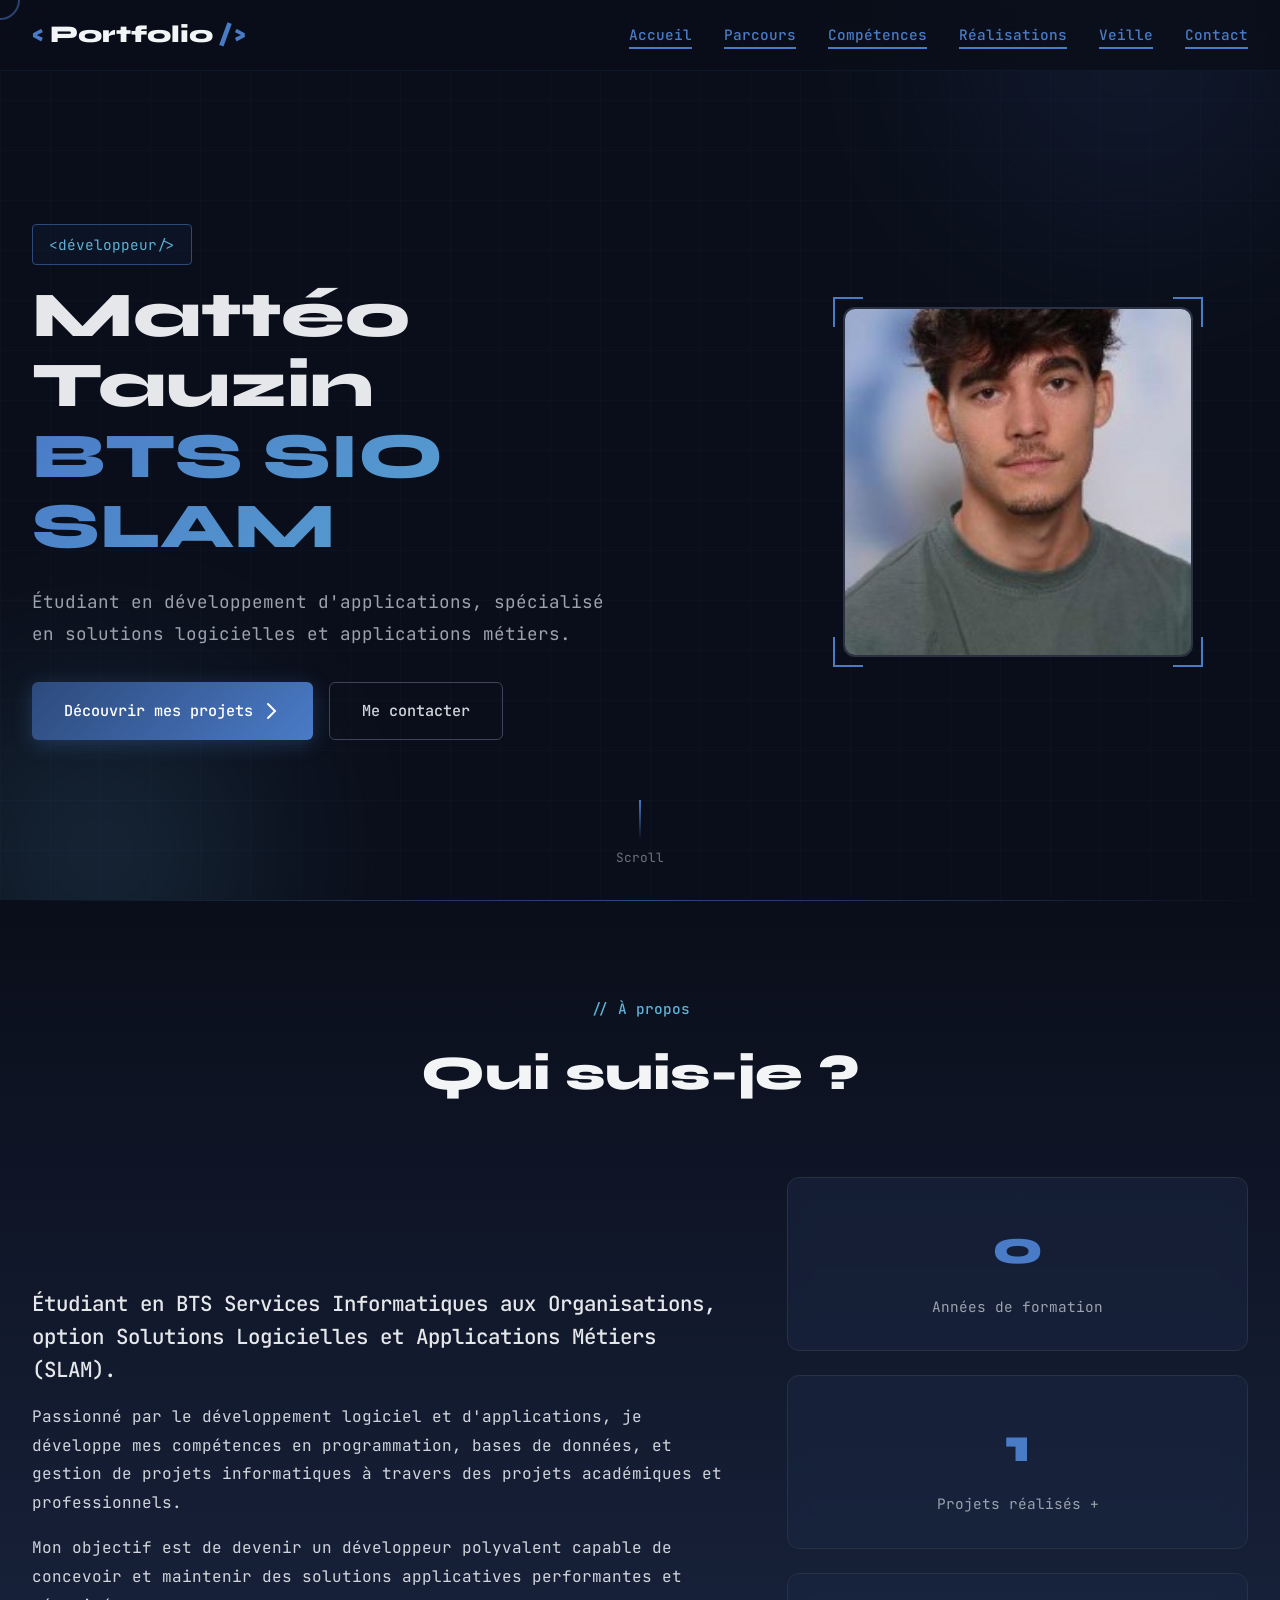
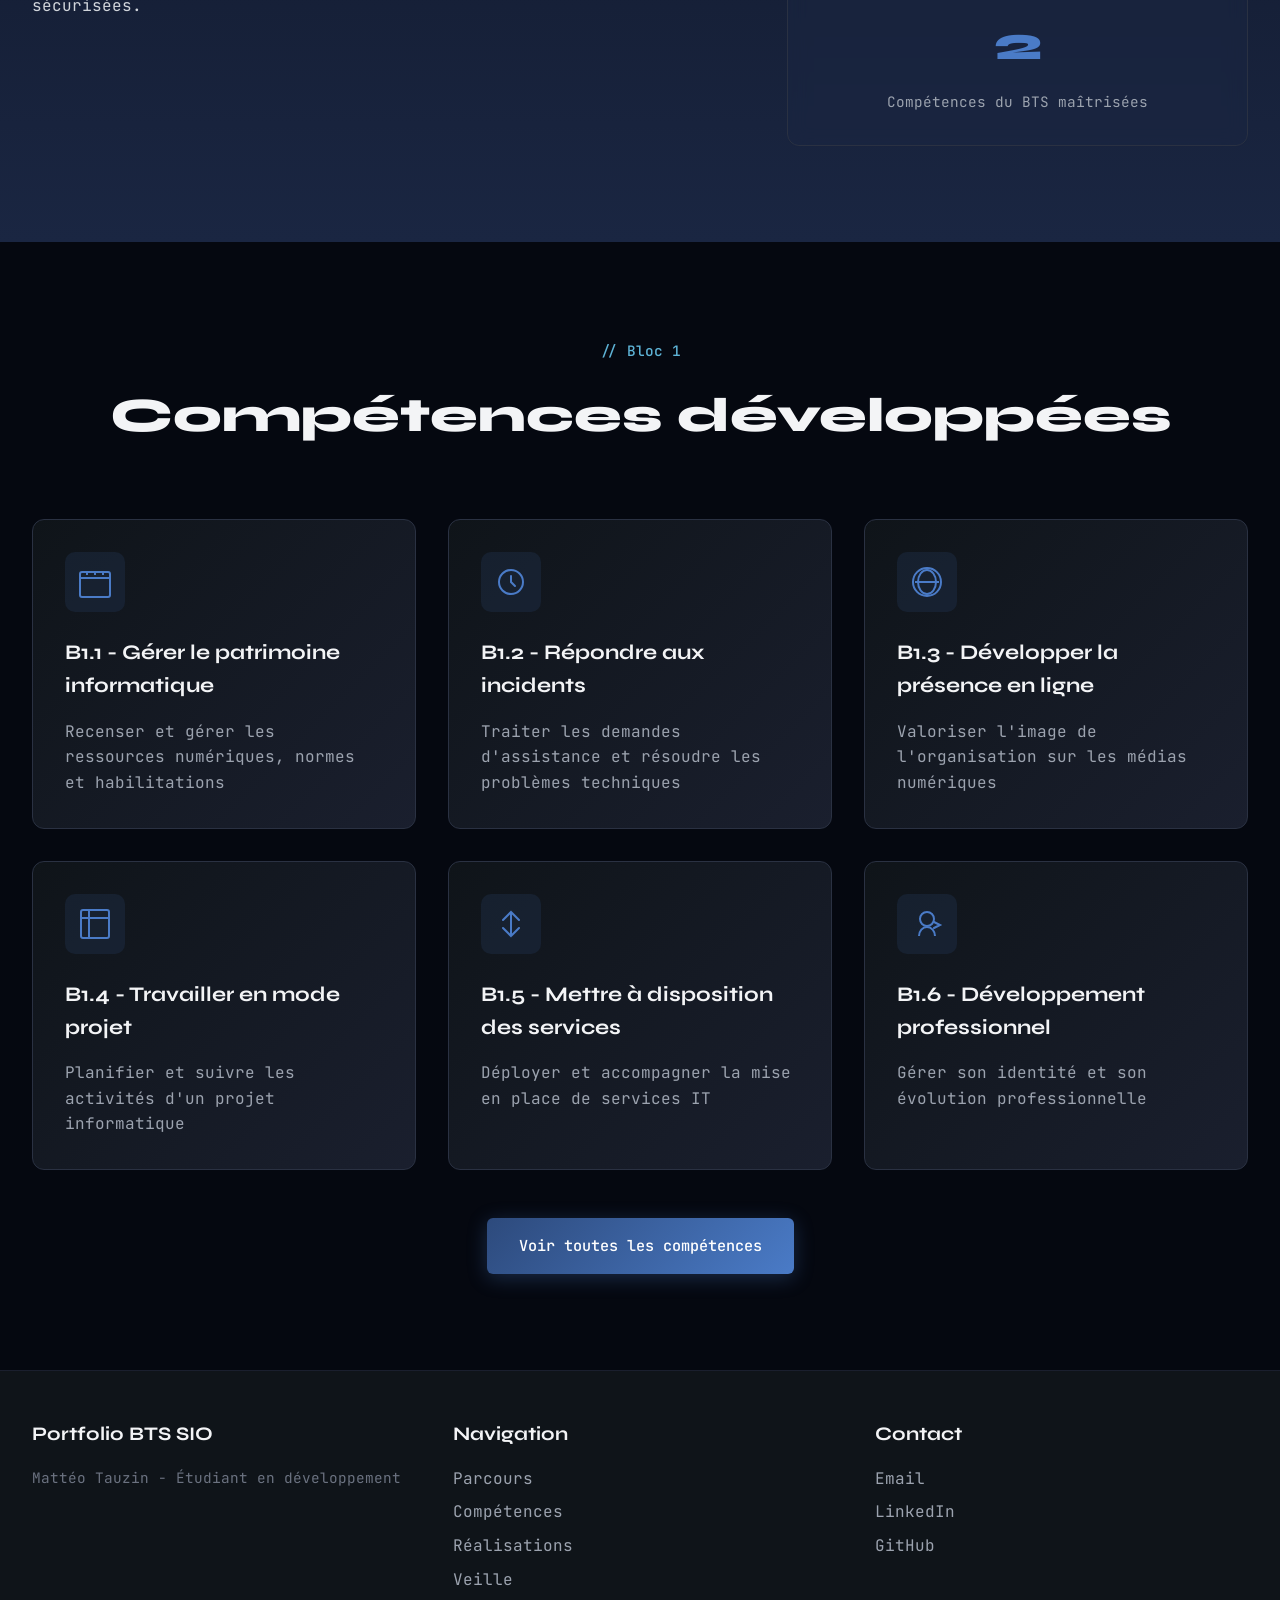
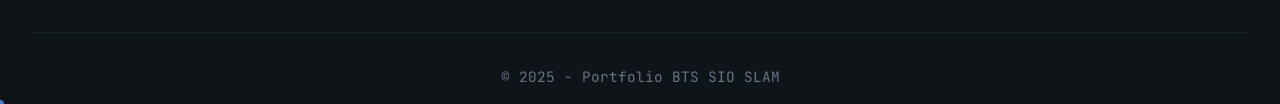
<file: index.html>
<!DOCTYPE html>
<html lang="fr">
<head>
    <meta charset="UTF-8">
    <meta name="viewport" content="width=device-width, initial-scale=1.0">
    <meta name="description" content="Portfolio BTS SIO SLAM - Mattéo Tauzin - Étudiant développeur">
    <meta name="keywords" content="BTS SIO, SLAM, développement, portfolio, informatique">
    <title>Portfolio BTS SIO - Tauzin Mattéo</title>
    
    <!-- CSS -->
    <link rel="stylesheet" href="css/styles.css">
    
    <!-- Google Fonts -->
    <link rel="preconnect" href="https://fonts.googleapis.com">
    <link rel="preconnect" href="https://fonts.gstatic.com" crossorigin>
    <link href="https://fonts.googleapis.com/css2?family=Syne:wght@400;600;700;800&family=JetBrains+Mono:wght@300;400;500&display=swap" rel="stylesheet">
</head>
<body>
    <!-- Navigation -->
    <nav class="navbar">
        <div class="nav-container">
            <div class="logo">
                <span class="logo-bracket">&lt;</span>
                <span class="logo-text">Portfolio</span>
                <span class="logo-bracket">/&gt;</span>
            </div>
            <ul class="nav-menu">
                <li><a href="index.html" class="nav-link active">Accueil</a></li>
                <li><a href="parcours.html" class="nav-link">Parcours</a></li>
                <li><a href="competences.html" class="nav-link">Compétences</a></li>
                <li><a href="realisations.html" class="nav-link">Réalisations</a></li>
                <li><a href="veille.html" class="nav-link">Veille</a></li>
                <li><a href="contact.html" class="nav-link">Contact</a></li>
            </ul>
            <div class="nav-toggle">
                <span></span>
                <span></span>
                <span></span>
            </div>
        </div>
    </nav>

    <!-- Hero Section -->
    <section class="hero">
        <div class="hero-background">
            <div class="grid-overlay"></div>
            <div class="gradient-orb orb-1"></div>
            <div class="gradient-orb orb-2"></div>
        </div>
        
        <div class="hero-content">
            <div class="hero-text">
                <div class="hero-tag">&lt;développeur/&gt;</div>
                <h1 class="hero-title">
                    <span class="title-line">Mattéo Tauzin</span>
                    <span class="title-line title-accent">BTS SIO SLAM</span>
                </h1>
                <p class="hero-description">
                    Étudiant en développement d'applications, 
                    spécialisé en solutions logicielles et applications métiers.
                </p>
                <div class="hero-buttons">
                    <a href="realisations.html" class="btn btn-primary">
                        Découvrir mes projets
                        <svg class="btn-icon" width="20" height="20" viewBox="0 0 20 20" fill="none">
                            <path d="M7 3L14 10L7 17" stroke="currentColor" stroke-width="2" stroke-linecap="round"/>
                        </svg>
                    </a>
                    <a href="contact.html" class="btn btn-secondary">Me contacter</a>
                </div>
            </div>
            
            <div class="hero-image">
                <div class="image-frame">
                    <div class="image-placeholder">
                        <!-- ⚠️ À MODIFIER : Remplace par ta photo -->
                        <img src="images/photoperso.png" alt="Mattéo Tauzin" width="200" height="200" onerror="this.style.borderColor='var(--gray-700)'"> 
                        
                        
                    </div>
                    <div class="frame-corner corner-tl"></div>
                    <div class="frame-corner corner-tr"></div>
                    <div class="frame-corner corner-bl"></div>
                    <div class="frame-corner corner-br"></div>
                </div>
            </div>
        </div>
        
        <div class="scroll-indicator">
            <div class="scroll-line"></div>
            <span class="scroll-text">Scroll</span>
        </div>
    </section>

    <!-- About Section -->
    <section class="about">
        <div class="container">
            <div class="section-header">
                <span class="section-tag">// À propos</span>
                <h2 class="section-title">Qui suis-je ?</h2>
            </div>
            
            <div class="about-content">
                <div class="about-text">
                    <p class="lead-text">
                        Étudiant en BTS Services Informatiques aux Organisations, 
                        option Solutions Logicielles et Applications Métiers (SLAM).
                    </p>
                    <p>
                        Passionné par le développement logiciel et d'applications, 
                        je développe mes compétences en programmation, bases de données, et gestion de projets 
                        informatiques à travers des projets académiques et professionnels.
                    </p>
                    <p>
                        Mon objectif est de devenir un développeur polyvalent capable de concevoir et maintenir 
                        des solutions applicatives performantes et sécurisées.
                    </p>
                </div>
                
                <div class="about-stats">
                    <div class="stat-card">
                        <div class="stat-number">2</div>
                        <div class="stat-label">Années de formation</div>
                    </div>
                    <div class="stat-card">
                        <div class="stat-number">4+</div>
                        <div class="stat-label">Projets réalisés +</div>
                    </div>
                    <div class="stat-card">
                        <div class="stat-number">6</div>
                        <div class="stat-label">Compétences du BTS maîtrisées</div>
                    </div>
                </div>
            </div>
        </div>
    </section>

    <!-- Competences Preview -->
    <section class="competences-preview">
        <div class="container">
            <div class="section-header">
                <span class="section-tag">// Bloc 1</span>
                <h2 class="section-title">Compétences développées</h2>
            </div>
            
            <div class="competences-grid">
                <div class="competence-card">
                    <div class="competence-icon">
                        <svg width="40" height="40" viewBox="0 0 40 40" fill="none">
                            <rect x="5" y="10" width="30" height="25" rx="2" stroke="currentColor" stroke-width="2"/>
                            <path d="M5 16h30M12 13v-3M20 13v-3M28 13v-3" stroke="currentColor" stroke-width="2"/>
                        </svg>
                    </div>
                    <h3>B1.1 - Gérer le patrimoine informatique</h3>
                    <p>Recenser et gérer les ressources numériques, normes et habilitations</p>
                </div>
                
                <div class="competence-card">
                    <div class="competence-icon">
                        <svg width="40" height="40" viewBox="0 0 40 40" fill="none">
                            <circle cx="20" cy="20" r="12" stroke="currentColor" stroke-width="2"/>
                            <path d="M20 14v6l4 4" stroke="currentColor" stroke-width="2" stroke-linecap="round"/>
                        </svg>
                    </div>
                    <h3>B1.2 - Répondre aux incidents</h3>
                    <p>Traiter les demandes d'assistance et résoudre les problèmes techniques</p>
                </div>
                
                <div class="competence-card">
                    <div class="competence-icon">
                        <svg width="40" height="40" viewBox="0 0 40 40" fill="none">
                            <circle cx="20" cy="20" r="14" stroke="currentColor" stroke-width="2"/>
                            <path d="M8 20h24M20 8c5 0 9 5.4 9 12s-4 12-9 12-9-5.4-9-12 4-12 9-12z" stroke="currentColor" stroke-width="2"/>
                        </svg>
                    </div>
                    <h3>B1.3 - Développer la présence en ligne</h3>
                    <p>Valoriser l'image de l'organisation sur les médias numériques</p>
                </div>
                
                <div class="competence-card">
                    <div class="competence-icon">
                        <svg width="40" height="40" viewBox="0 0 40 40" fill="none">
                            <rect x="6" y="6" width="28" height="28" rx="2" stroke="currentColor" stroke-width="2"/>
                            <path d="M6 14h28M14 6v28" stroke="currentColor" stroke-width="2"/>
                        </svg>
                    </div>
                    <h3>B1.4 - Travailler en mode projet</h3>
                    <p>Planifier et suivre les activités d'un projet informatique</p>
                </div>
                
                <div class="competence-card">
                    <div class="competence-icon">
                        <svg width="40" height="40" viewBox="0 0 40 40" fill="none">
                            <path d="M20 8v24M12 16l8-8 8 8M12 24l8 8 8-8" stroke="currentColor" stroke-width="2" stroke-linecap="round"/>
                        </svg>
                    </div>
                    <h3>B1.5 - Mettre à disposition des services</h3>
                    <p>Déployer et accompagner la mise en place de services IT</p>
                </div>
                
                <div class="competence-card">
                    <div class="competence-icon">
                        <svg width="40" height="40" viewBox="0 0 40 40" fill="none">
                            <circle cx="20" cy="15" r="7" stroke="currentColor" stroke-width="2"/>
                            <path d="M12 32c0-5 3.6-9 8-9s8 4 8 9" stroke="currentColor" stroke-width="2"/>
                            <path d="M27 18l6 3-6 3" stroke="currentColor" stroke-width="2" stroke-linecap="round"/>
                        </svg>
                    </div>
                    <h3>B1.6 - Développement professionnel</h3>
                    <p>Gérer son identité et son évolution professionnelle</p>
                </div>
            </div>
            
            <div class="section-cta">
                <a href="competences.html" class="btn btn-primary">Voir toutes les compétences</a>
            </div>
        </div>
    </section>

    <!-- Footer -->
    <footer class="footer">
        <div class="container">
            <div class="footer-content">
                <div class="footer-col">
                    <h4>Portfolio BTS SIO</h4>
                    <p>Mattéo Tauzin - Étudiant en développement</p>
                </div>
                <div class="footer-col">
                    <h4>Navigation</h4>
                    <ul class="footer-links">
                        <li><a href="parcours.html">Parcours</a></li>
                        <li><a href="competences.html">Compétences</a></li>
                        <li><a href="realisations.html">Réalisations</a></li>
                        <li><a href="veille.html">Veille</a></li>
                    </ul>
                </div>
                <div class="footer-col">
                    <h4>Contact</h4>
                    <ul class="footer-links">
                        <li><a href="mailto:matteo.tauzin@gmail.com">Email</a></li>
                        <li><a href="https://www.linkedin.com/in/matteo-tauzin-b878aa40b" target="_blank">LinkedIn</a></li>
                        <li><a href="https://github.com/matteotauzin-ship-it" target="_blank">GitHub</a></li>
                    </ul>
                </div>
            </div>
            <div class="footer-bottom">
                <p>&copy; 2025 - Portfolio BTS SIO SLAM</p>
            </div>
        </div>
    </footer>

    <!-- JavaScript -->
    <script src="js/script.js"></script>
</body>
</html>
</file>
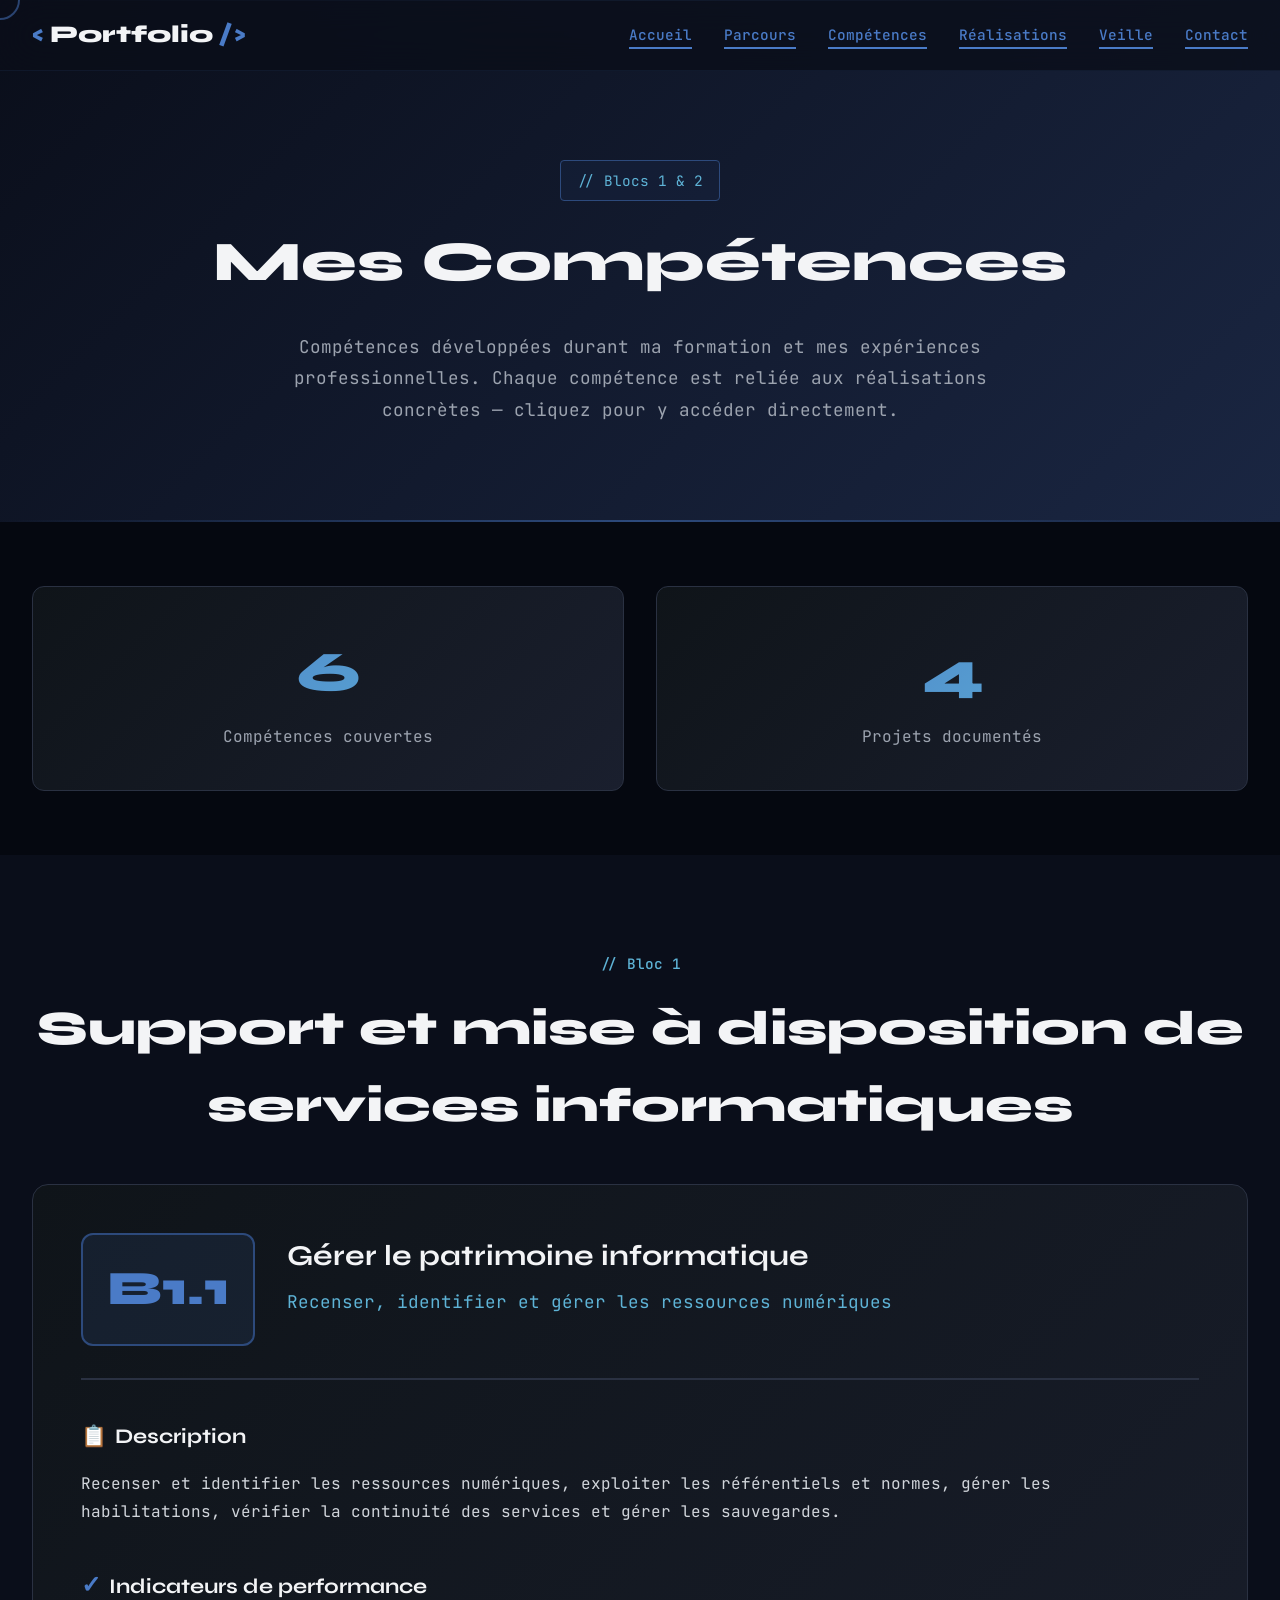
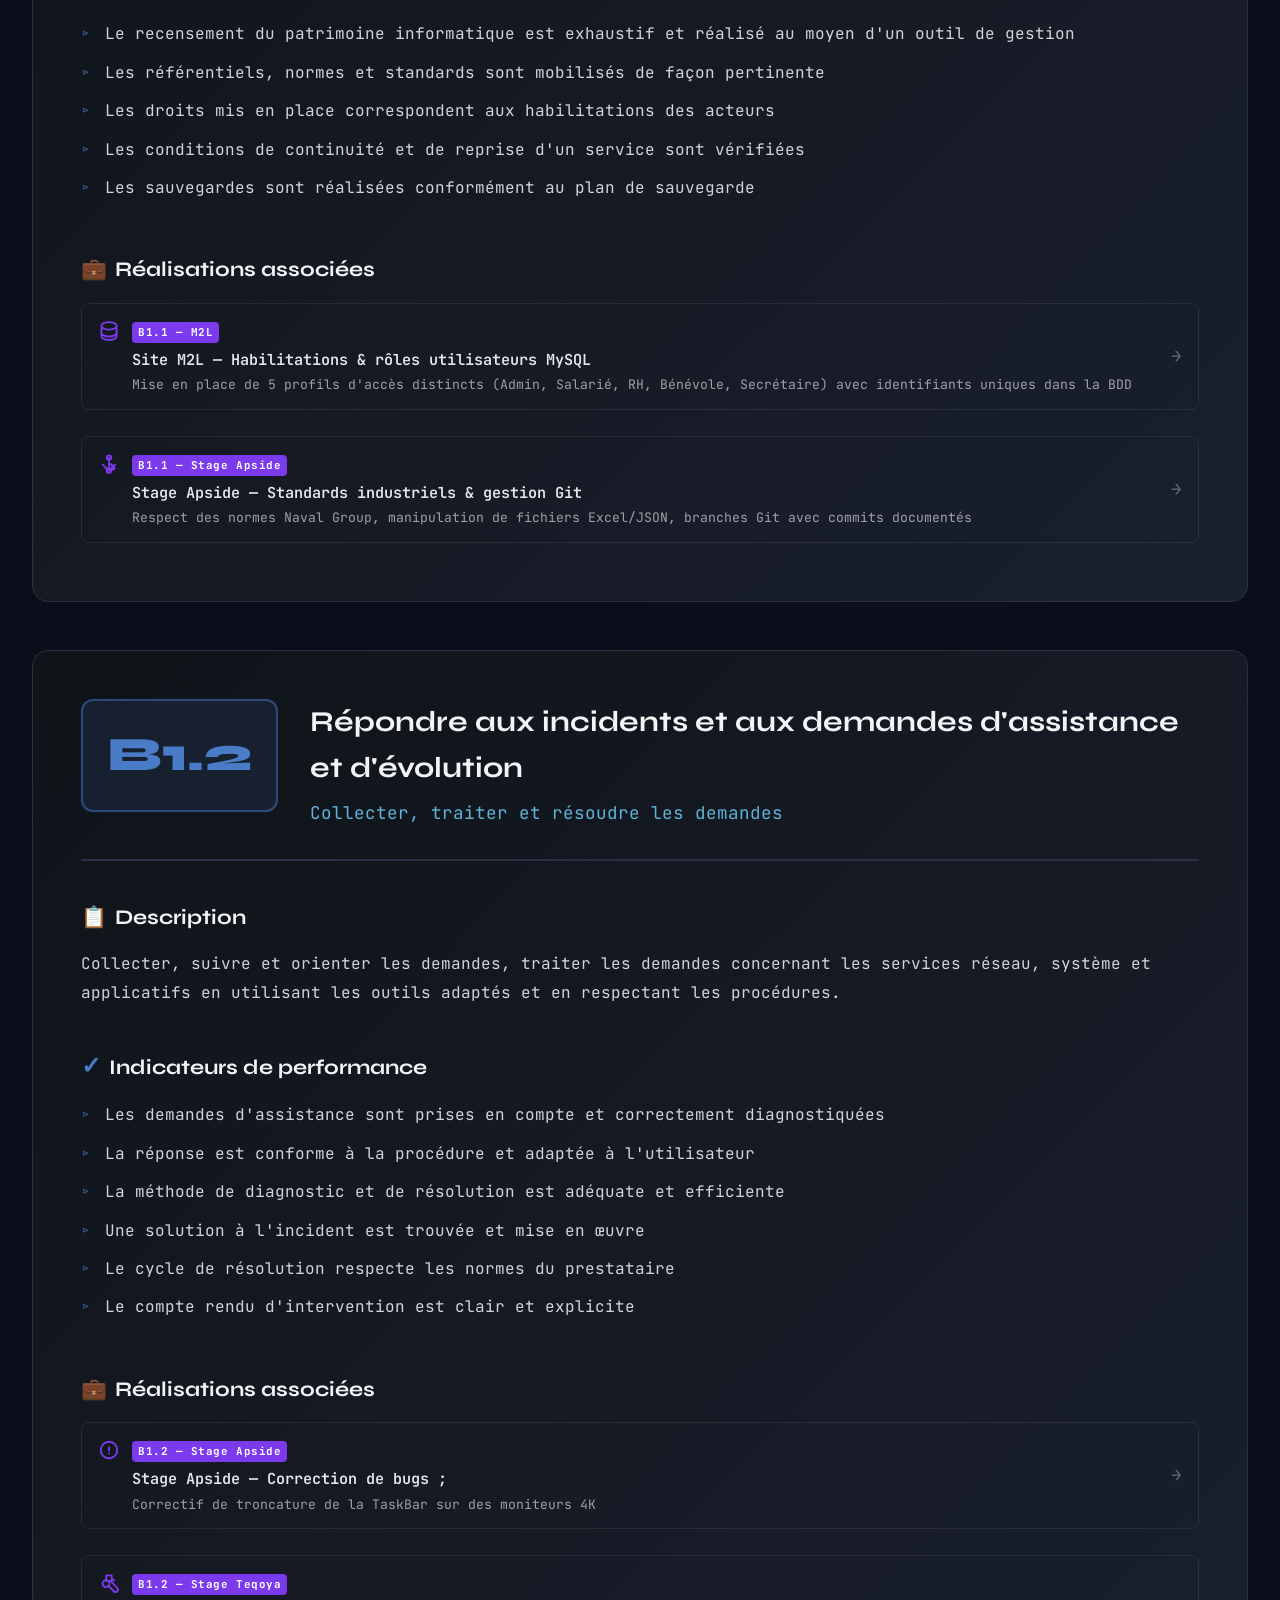
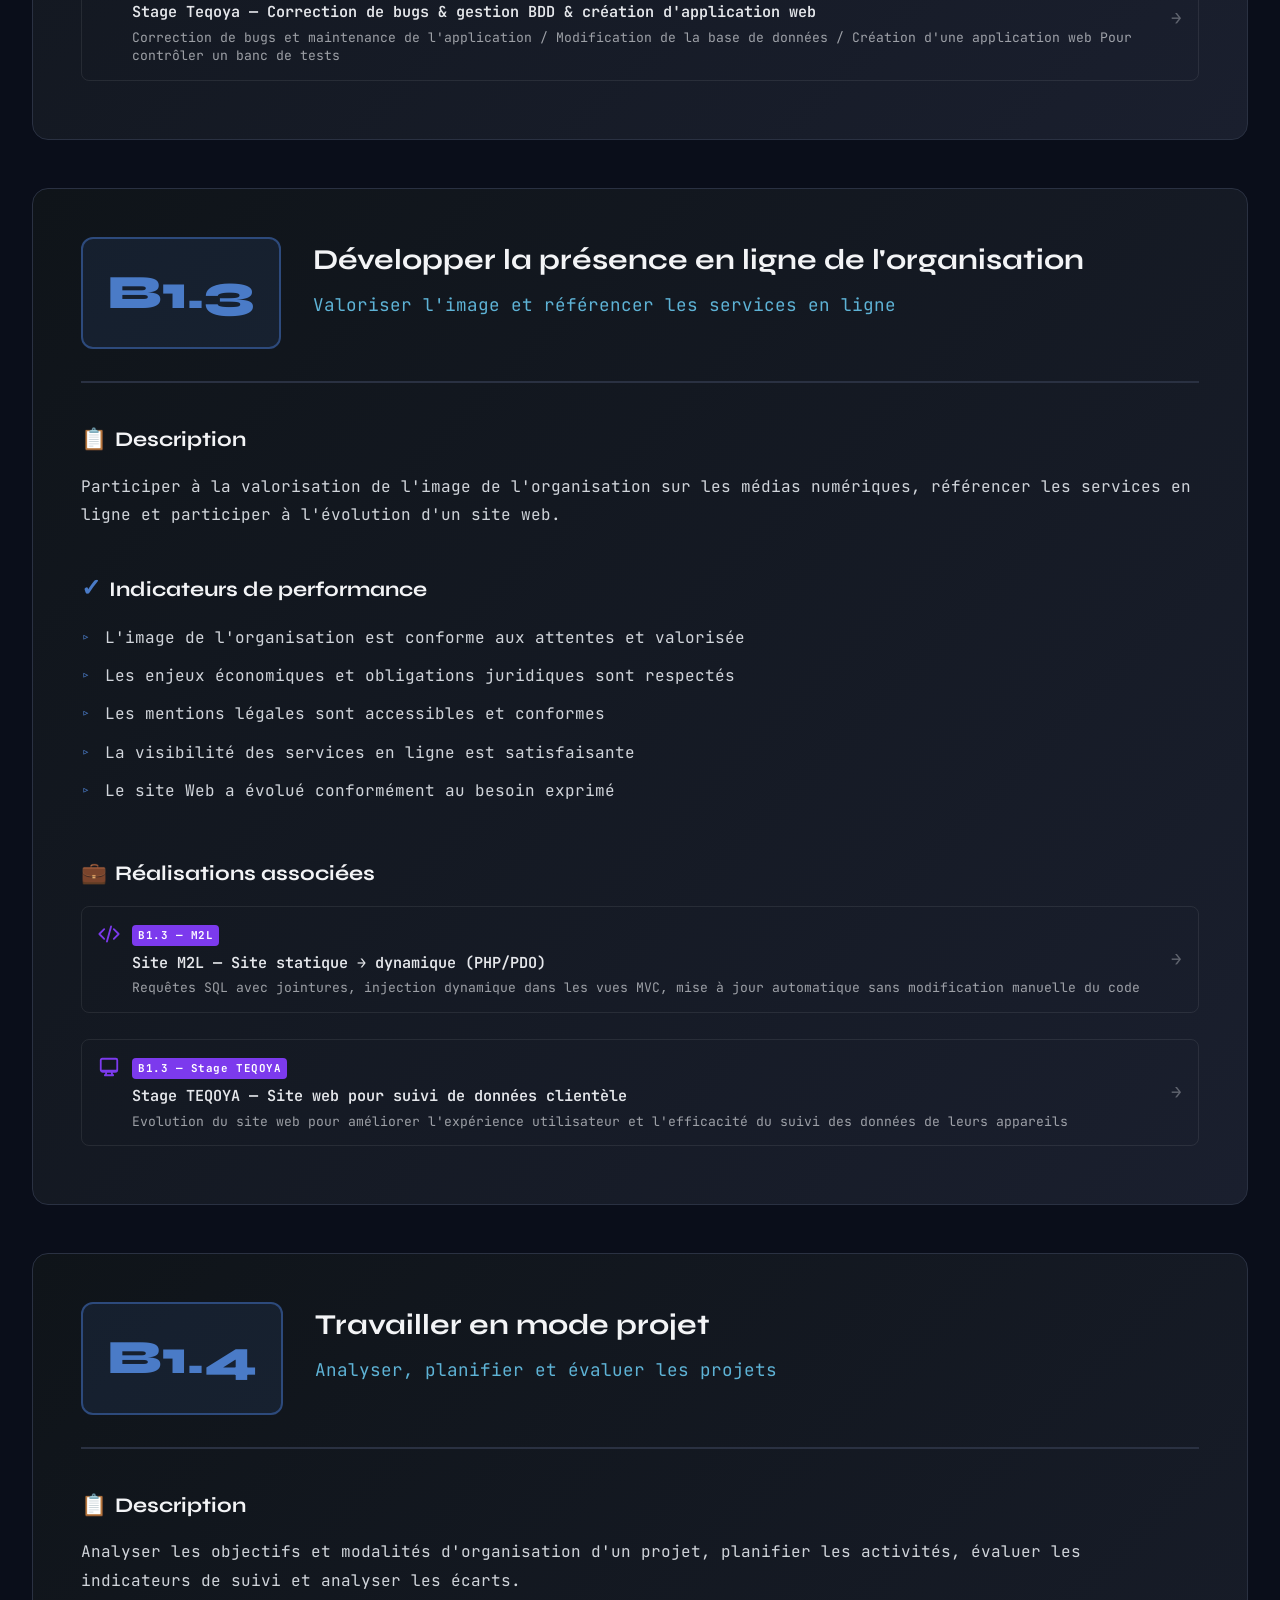
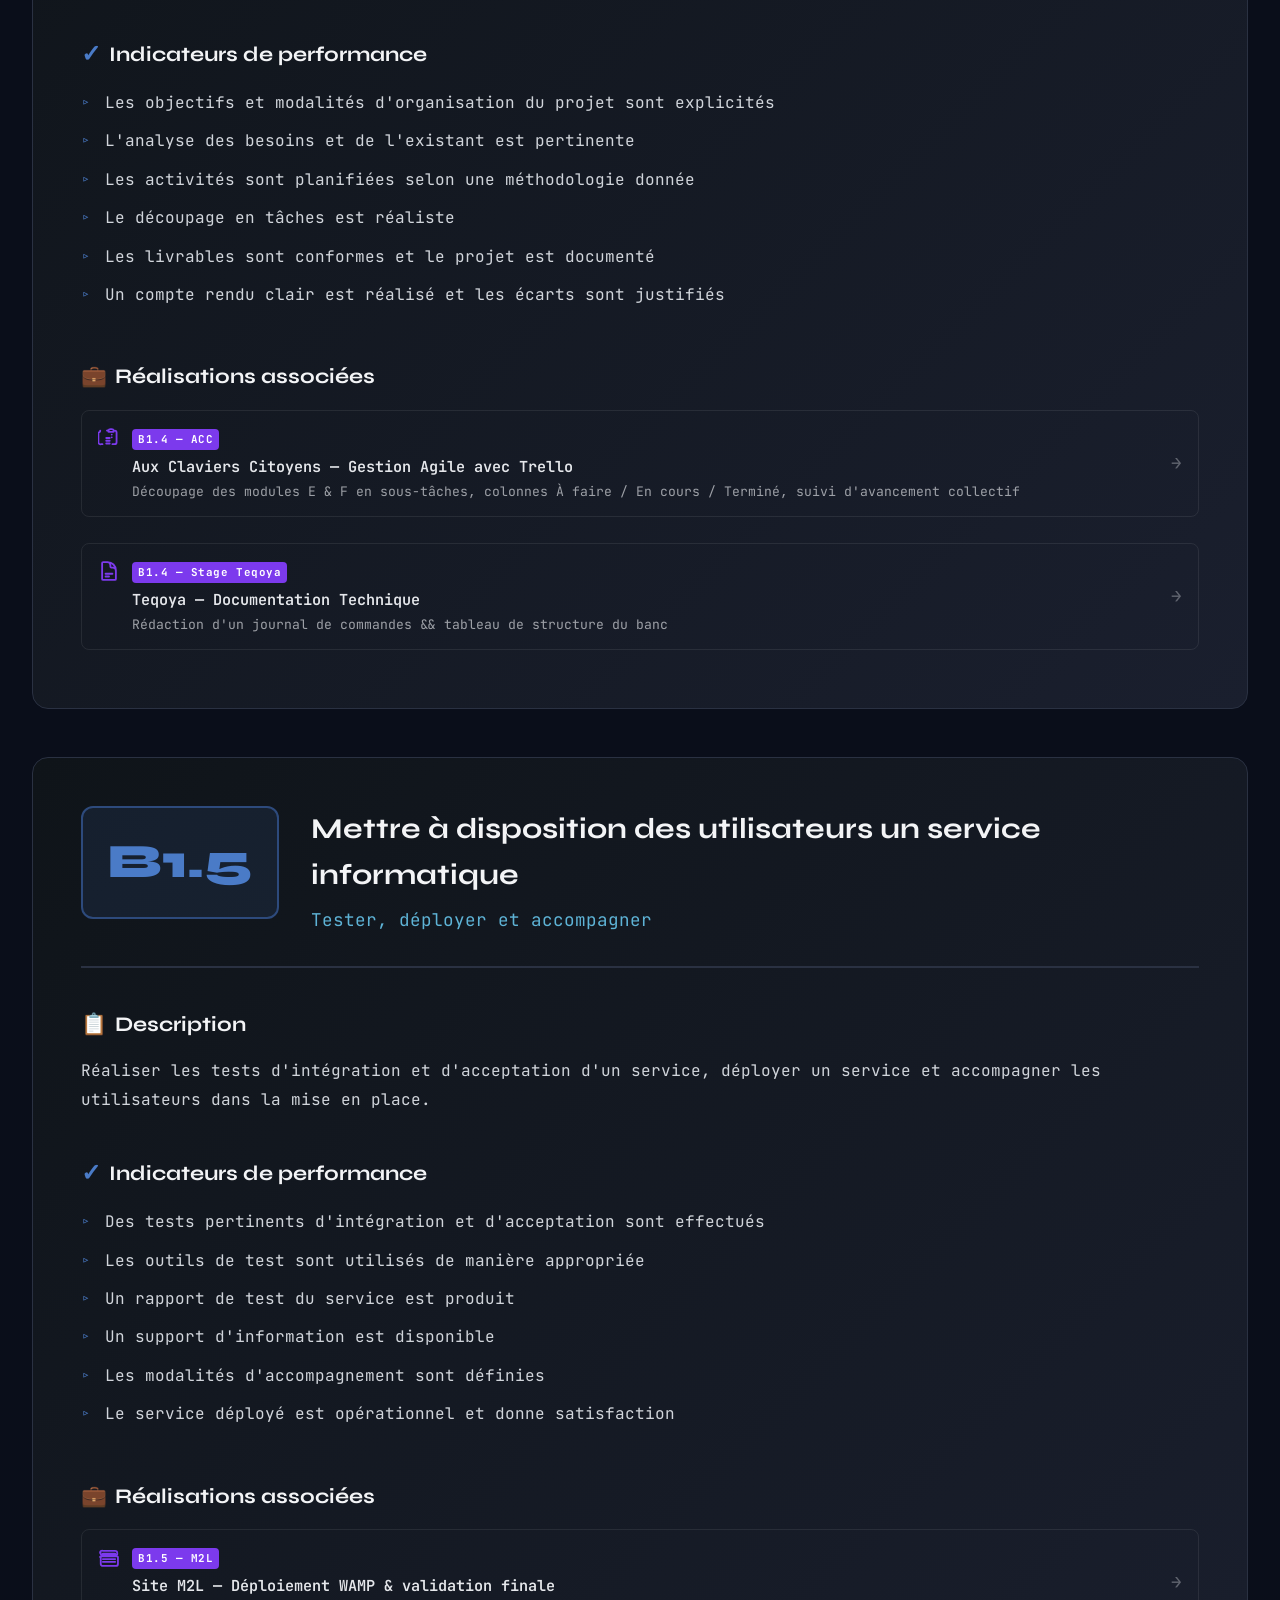
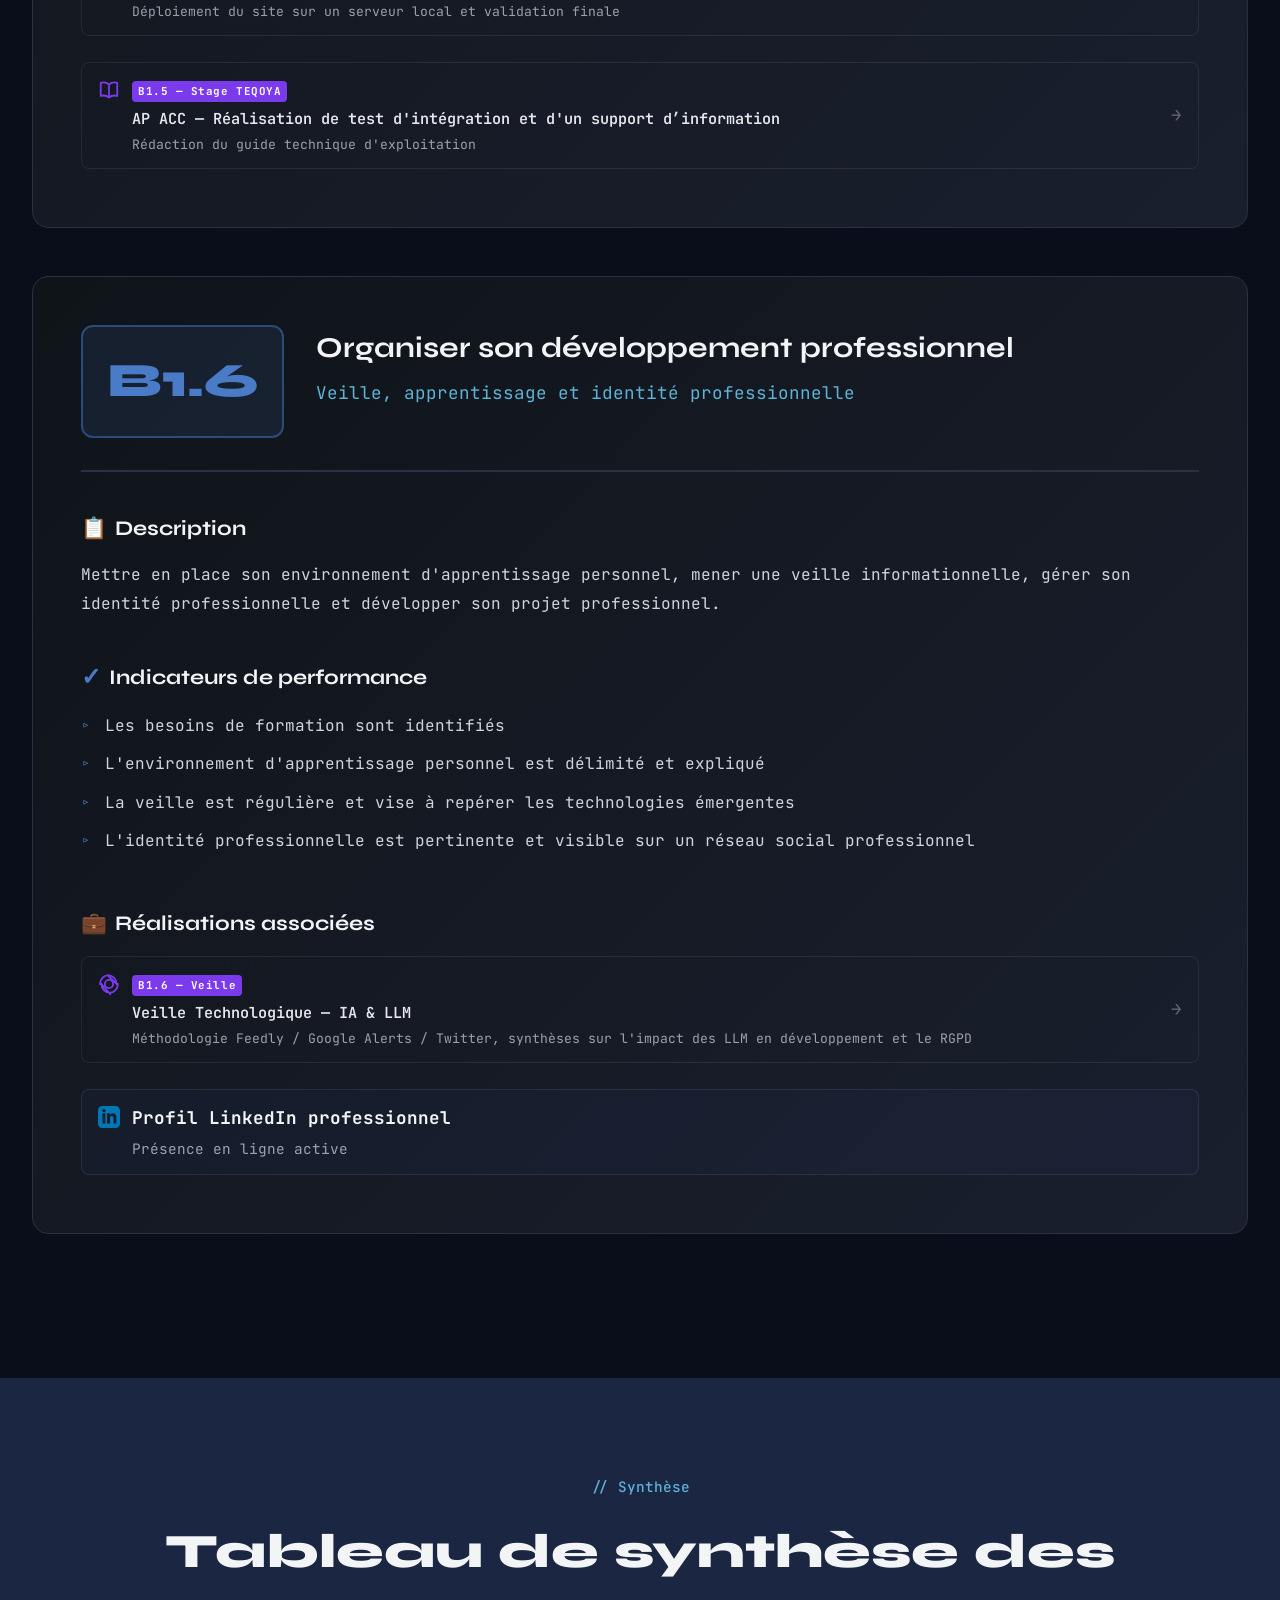
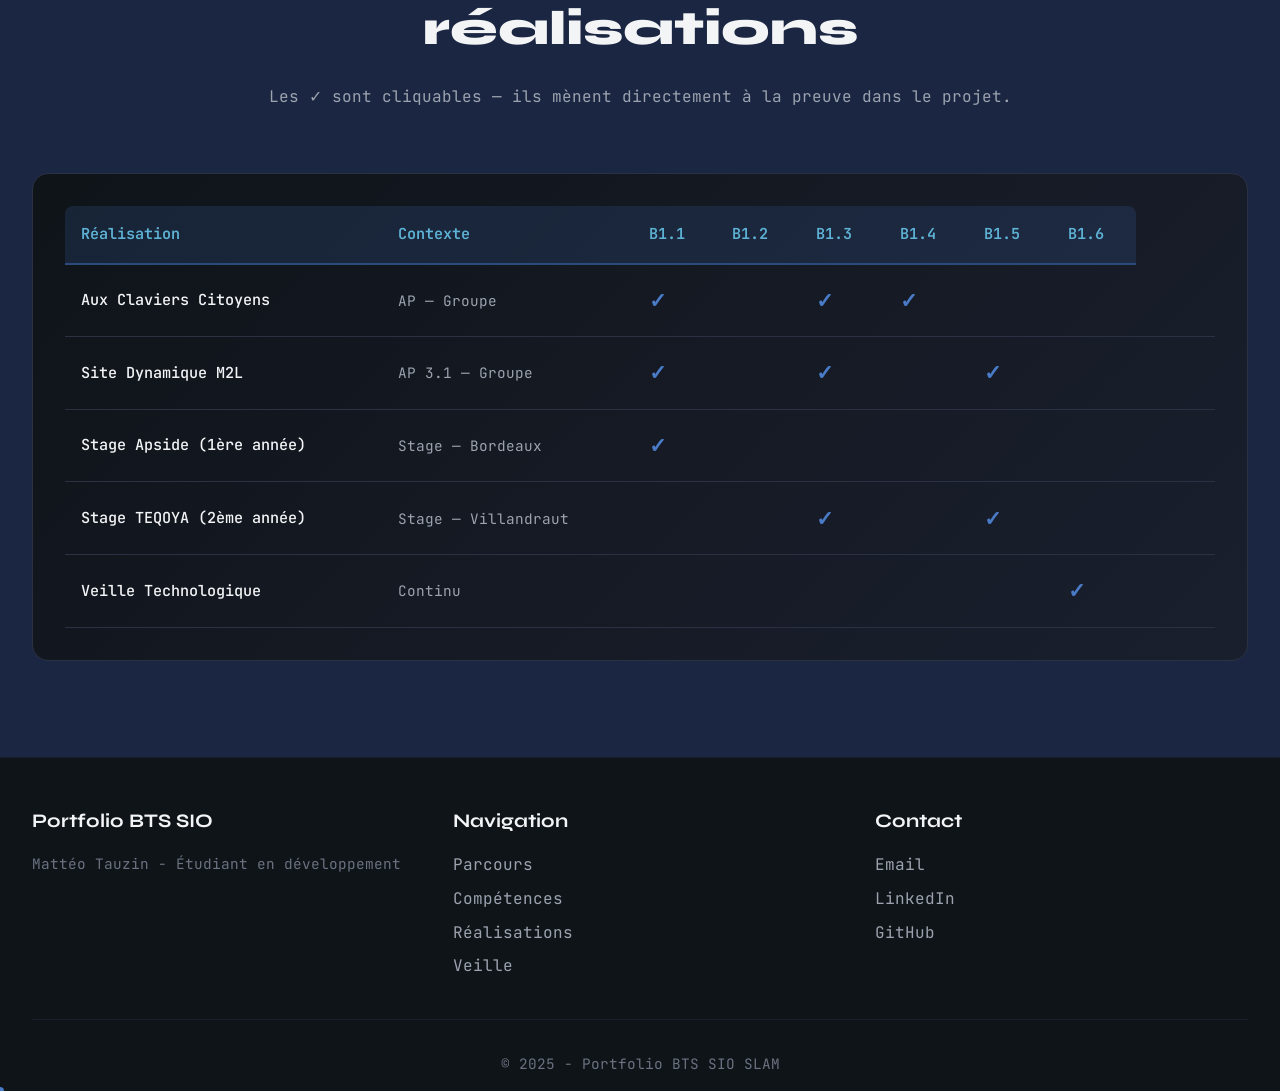
<file: competences.html>
<!DOCTYPE html>
<html lang="fr">
<head>
    <meta charset="UTF-8">
    <meta name="viewport" content="width=device-width, initial-scale=1.0">
    <meta name="description" content="Compétences du Bloc 1 Tauzin Mattéo - BTS SIO SLAM">
    <title>Compétences - Portfolio BTS SIO</title>
    <link rel="stylesheet" href="css/styles.css">
    <link rel="preconnect" href="https://fonts.googleapis.com">
    <link rel="preconnect" href="https://fonts.gstatic.com" crossorigin>
    <link href="https://fonts.googleapis.com/css2?family=Syne:wght@400;600;700;800&family=JetBrains+Mono:wght@300;400;500&display=swap" rel="stylesheet">
    <style>
        .realisation-link {
            display: flex;
            align-items: flex-start;
            gap: 12px;
            padding: 14px 16px;
            border-radius: 8px;
            border: 1px solid rgba(255,255,255,0.08);
            text-decoration: none;
            color: inherit;
            transition: border-color 0.2s, background 0.2s, transform 0.15s;
            margin-bottom: 10px;
        }
        .realisation-link:hover {
            border-color: #7c3aed;
            background: rgba(124,58,237,0.07);
            transform: translateX(4px);
        }
        .realisation-link .realisation-icon {
            flex-shrink: 0;
            margin-top: 2px;
            width: 22px;
            height: 22px;
            color: #7c3aed; /* Utilise la couleur principale violette */
        }
        .realisation-link h4 {
            margin: 0 0 4px;
            font-size: 0.95rem;
            font-weight: 600;
        }
        .realisation-link p {
            margin: 0;
            font-size: 0.82rem;
            opacity: 0.65;
            line-height: 1.4;
        }
        .realisation-link .link-arrow {
            margin-left: auto;
            flex-shrink: 0;
            opacity: 0.35;
            transition: opacity 0.2s, transform 0.2s;
            align-self: center;
            font-size: 1.1rem;
        }
        .realisation-link:hover .link-arrow {
            opacity: 1;
            transform: translateX(3px);
        }
        .comp-badge-inline {
            display: inline-block;
            font-size: 0.68rem;
            font-weight: 700;
            padding: 2px 6px;
            border-radius: 4px;
            background: #7c3aed;
            color: #fff;
            margin-bottom: 5px;
            letter-spacing: 0.05em;
        }
        .synthese-table a { color: inherit; text-decoration: none; }
        .synthese-table a:hover { text-decoration: underline; }
        .synthese-table td a .check { pointer-events: none; }
        
        /* Style pour l'élément LinkedIn de type 'realisation-item' pour harmoniser */
        .realisation-item {
            display: flex;
            align-items: flex-start;
            gap: 12px;
            padding: 14px 16px;
            border-radius: 8px;
            border: 1px solid rgba(255,255,255,0.08);
            margin-bottom: 10px;
            transition: border-color 0.2s, background 0.2s;
        }
        .realisation-item:hover {
            border-color: #0077b5; /* Couleur de LinkedIn au survol */
            background: rgba(0, 119, 181, 0.07);
        }
        .realisation-item .realisation-icon {
            flex-shrink: 0;
            margin-top: 2px;
            width: 22px;
            height: 22px;
        }
    </style>
</head>
<body>

    <nav class="navbar">
        <div class="nav-container">
            <div class="logo">
                <span class="logo-bracket">&lt;</span>
                <span class="logo-text">Portfolio</span>
                <span class="logo-bracket">/&gt;</span>
            </div>
            <ul class="nav-menu">
                <li><a href="index.html" class="nav-link">Accueil</a></li>
                <li><a href="parcours.html" class="nav-link">Parcours</a></li>
                <li><a href="competences.html" class="nav-link active">Compétences</a></li>
                <li><a href="realisations.html" class="nav-link">Réalisations</a></li>
                <li><a href="veille.html" class="nav-link">Veille</a></li>
                <li><a href="contact.html" class="nav-link">Contact</a></li>
            </ul>
            <div class="nav-toggle"><span></span><span></span><span></span></div>
        </div>
    </nav>

    <section class="page-header">
        <div class="container">
            <div class="page-header-content">
                <span class="page-tag">// Blocs 1 &amp; 2</span>
                <h1 class="page-title">Mes Compétences</h1>
                <p class="page-description">
                    Compétences développées durant ma formation et mes expériences professionnelles.
                    Chaque compétence est reliée aux réalisations concrètes — cliquez pour y accéder directement.
                </p>
            </div>
        </div>
        <div class="header-decoration"></div>
    </section>

    <section class="competences-overview">
        <div class="container">
            <div class="overview-grid">
                <div class="overview-card"><div class="overview-number">6</div><p>Compétences couvertes</p></div>
                <div class="overview-card"><div class="overview-number">4</div><p>Projets documentés</p></div>
            </div>
        </div>
    </section>

    <section class="competences-details">
        <div class="container">

            <div class="section-header" style="margin-bottom:40px">
                <span class="section-tag">// Bloc 1</span>
                <h2 class="section-title">Support et mise à disposition de services informatiques</h2>
            </div>

            <div class="competence-detail" id="b11">
                <div class="competence-detail-header">
                    <div class="competence-number">B1.1</div>
                    <div class="competence-title-block">
                        <h2>Gérer le patrimoine informatique</h2>
                        <p class="competence-subtitle">Recenser, identifier et gérer les ressources numériques</p>
                    </div>
                </div>
                <div class="competence-content">
                    <div class="competence-description">
                        <h3>Description</h3>
                        <p>Recenser et identifier les ressources numériques, exploiter les référentiels et normes, gérer les habilitations, vérifier la continuité des services et gérer les sauvegardes.</p>
                    </div>
                    <div class="competence-indicators">
                        <h3>Indicateurs de performance</h3>
                        <ul>
                            <li>Le recensement du patrimoine informatique est exhaustif et réalisé au moyen d'un outil de gestion</li>
                            <li>Les référentiels, normes et standards sont mobilisés de façon pertinente</li>
                            <li>Les droits mis en place correspondent aux habilitations des acteurs</li>
                            <li>Les conditions de continuité et de reprise d'un service sont vérifiées</li>
                            <li>Les sauvegardes sont réalisées conformément au plan de sauvegarde</li>
                        </ul>
                    </div>
                    <div class="competence-realisations">
                        <h3>Réalisations associées</h3>
                        <div class="realisations-list">

                            <a href="projets/projet-m2l.html#comp-B11" class="realisation-link">
                                <svg class="realisation-icon" xmlns="http://www.w3.org/2000/svg" fill="none" viewBox="0 0 24 24" stroke-width="2" stroke="currentColor">
                                    <path stroke-linecap="round" stroke-linejoin="round" d="M20.25 6.375c0 2.278-3.694 4.125-8.25 4.125S3.75 8.653 3.75 6.375m16.5 0c0-2.278-3.694-4.125-8.25-4.125S3.75 4.097 3.75 6.375m16.5 0v11.25c0 2.278-3.694 4.125-8.25 4.125s-8.25-1.847-8.25-4.125V6.375m16.5 0v3.75m-16.5-3.75v3.75m16.5 0v3.75C20.25 16.153 16.556 18 12 18s-8.25-1.847-8.25-4.125v-3.75m16.5 0v3.75" />
                                </svg>
                                <div>
                                    <span class="comp-badge-inline">B1.1 — M2L</span>
                                    <h4>Site M2L — Habilitations &amp; rôles utilisateurs MySQL</h4>
                                    <p>Mise en place de 5 profils d'accès distincts (Admin, Salarié, RH, Bénévole, Secrétaire) avec identifiants uniques dans la BDD</p>
                                </div>
                                <span class="link-arrow">→</span>
                            </a>

                            <a href="projets/projet-stage1.html#comp-B11" class="realisation-link">
                                <svg class="realisation-icon" xmlns="http://www.w3.org/2000/svg" fill="none" viewBox="0 0 24 24" stroke-width="2" stroke="currentColor">
                                    <path stroke-linecap="round" stroke-linejoin="round" d="M12 4.5v15m0 0l6.75-6.75M12 19.5l-6.75-6.75" stroke-dasharray="2 2" />
                                    <circle cx="12" cy="5" r="2.5" fill="none" stroke="currentColor" stroke-width="2"/>
                                    <circle cx="12" cy="19" r="2.5" fill="none" stroke="currentColor" stroke-width="2"/>
                                    <path stroke-linecap="round" stroke-linejoin="round" d="M12 12c3 0 4.5 1.5 4.5 4.5" />
                                    <circle cx="16.5" cy="16.5" r="1.5" fill="currentColor"/>
                                </svg>
                                <div>
                                    <span class="comp-badge-inline">B1.1 — Stage Apside</span>
                                    <h4>Stage Apside — Standards industriels &amp; gestion Git</h4>
                                    <p>Respect des normes Naval Group, manipulation de fichiers Excel/JSON, branches Git avec commits documentés</p>
                                </div>
                                <span class="link-arrow">→</span>
                            </a>

                        </div>
                    </div>
                </div>
            </div>

            <div class="competence-detail" id="b12">
                <div class="competence-detail-header">
                    <div class="competence-number">B1.2</div>
                    <div class="competence-title-block">
                        <h2>Répondre aux incidents et aux demandes d'assistance et d'évolution</h2>
                        <p class="competence-subtitle">Collecter, traiter et résoudre les demandes</p>
                    </div>
                </div>
                <div class="competence-content">
                    <div class="competence-description">
                        <h3>Description</h3>
                        <p>Collecter, suivre et orienter les demandes, traiter les demandes concernant les services réseau, système et applicatifs en utilisant les outils adaptés et en respectant les procédures.</p>
                    </div>
                    <div class="competence-indicators">
                        <h3>Indicateurs de performance</h3>
                        <ul>
                            <li>Les demandes d'assistance sont prises en compte et correctement diagnostiquées</li>
                            <li>La réponse est conforme à la procédure et adaptée à l'utilisateur</li>
                            <li>La méthode de diagnostic et de résolution est adéquate et efficiente</li>
                            <li>Une solution à l'incident est trouvée et mise en œuvre</li>
                            <li>Le cycle de résolution respecte les normes du prestataire</li>
                            <li>Le compte rendu d'intervention est clair et explicite</li>
                        </ul>
                    </div>
                    <div class="competence-realisations">
                        <h3>Réalisations associées</h3>
                        <div class="realisations-list">
                            <a href="projets/projet-stage1.html" class="realisation-link">
                                <svg class="realisation-icon" xmlns="http://www.w3.org/2000/svg" fill="none" viewBox="0 0 24 24" stroke-width="2" stroke="currentColor">
                                    <path stroke-linecap="round" stroke-linejoin="round" d="M12 9v3.75m9-.75a9 9 0 11-18 0 9 9 0 0118 0zm-9 3.75h.008v.008H12v-.008z" />
                                </svg>
                                <div>
                                    <span class="comp-badge-inline">B1.2 — Stage Apside</span>
                                    <h4>Stage Apside — Correction de bugs ; </h4>
                                    <p>Correctif de troncature de la TaskBar sur des moniteurs 4K</p>
                                </div>
                                <span class="link-arrow">→</span>
                            </a>

                            <a href="projets/projet-stage2.html" class="realisation-link">
                                <svg class="realisation-icon" xmlns="http://www.w3.org/2000/svg" fill="none" viewBox="0 0 24 24" stroke-width="2" stroke="currentColor">
                                    <path stroke-linecap="round" stroke-linejoin="round" d="M11.42 15.17L17.25 21A2.65 2.65 0 0021 17.25l-5.83-5.83m-3.75 3.75a3.75 3.75 0 11-5.3-5.3 3.75 3.75 0 015.3 5.3zm6-6l-2.25-2.25M15 3.75H9v6h6v-6z" />
                                </svg>
                                <div>
                                    <span class="comp-badge-inline">B1.2 — Stage Teqoya</span>
                                    <h4>Stage Teqoya — Correction de bugs &amp; gestion BDD &amp; création d'application web</h4>
                                    <p>Correction de bugs et maintenance de l'application / Modification de la base de données / Création d'une application web Pour contrôler un banc de tests</p>
                                </div>
                                <span class="link-arrow">→</span>
                            </a>
                        </div>
                    </div>
                </div>
            </div>

            <div class="competence-detail" id="b13">
                <div class="competence-detail-header">
                    <div class="competence-number">B1.3</div>
                    <div class="competence-title-block">
                        <h2>Développer la présence en ligne de l'organisation</h2>
                        <p class="competence-subtitle">Valoriser l'image et référencer les services en ligne</p>
                    </div>
                </div>
                <div class="competence-content">
                    <div class="competence-description">
                        <h3>Description</h3>
                        <p>Participer à la valorisation de l'image de l'organisation sur les médias numériques, référencer les services en ligne et participer à l'évolution d'un site web.</p>
                    </div>
                    <div class="competence-indicators">
                        <h3>Indicateurs de performance</h3>
                        <ul>
                            <li>L'image de l'organisation est conforme aux attentes et valorisée</li>
                            <li>Les enjeux économiques et obligations juridiques sont respectés</li>
                            <li>Les mentions légales sont accessibles et conformes</li>
                            <li>La visibilité des services en ligne est satisfaisante</li>
                            <li>Le site Web a évolué conformément au besoin exprimé</li>
                        </ul>
                    </div>
                    <div class="competence-realisations">
                        <h3>Réalisations associées</h3>
                        <div class="realisations-list">


                            <a href="projets/projet-m2l.html#comp-B13" class="realisation-link">
                                <svg class="realisation-icon" xmlns="http://www.w3.org/2000/svg" fill="none" viewBox="0 0 24 24" stroke-width="2" stroke="currentColor">
                                    <path stroke-linecap="round" stroke-linejoin="round" d="M17.25 6.75L22.5 12l-5.25 5.25m-10.5 0L1.5 12l5.25-5.25m7.5-3l-4.5 16.5" />
                                </svg>
                                <div>
                                    <span class="comp-badge-inline">B1.3 — M2L</span>
                                    <h4>Site M2L — Site statique → dynamique (PHP/PDO)</h4>
                                    <p>Requêtes SQL avec jointures, injection dynamique dans les vues MVC, mise à jour automatique sans modification manuelle du code</p>
                                </div>
                                <span class="link-arrow">→</span>
                            </a>

                            <a href="projets/projet-stage2.html#comp-B13" class="realisation-link">
                                <svg class="realisation-icon" xmlns="http://www.w3.org/2000/svg" fill="none" viewBox="0 0 24 24" stroke-width="2" stroke="currentColor">
                                    <path stroke-linecap="round" stroke-linejoin="round" d="M9 17.25v1.007a3 3 0 01-.879 2.122L7.5 21h9l-.621-.621A3 3 0 0115 18.257V17.25m6-12V15a2.25 2.25 0 01-2.25 2.25H5.25A2.25 2.25 0 013 15V5.25M19.5 3H4.5A1.5 1.5 0 003 4.5v10.5A1.5 1.5 0 004.5 16h15a1.5 1.5 0 001.5-1.5V4.5A1.5 1.5 0 0019.5 3z" />
                                </svg>
                                <div>
                                    <span class="comp-badge-inline">B1.3 — Stage TEQOYA</span>
                                    <h4>Stage TEQOYA — Site web pour suivi de données clientèle</h4>
                                    <p>Evolution du site web pour améliorer l'expérience utilisateur et l'efficacité du suivi des données de leurs appareils</p>
                                </div>
                                <span class="link-arrow">→</span>
                            </a>

                        </div>
                    </div>
                </div>
            </div>

            <div class="competence-detail" id="b14">
                <div class="competence-detail-header">
                    <div class="competence-number">B1.4</div>
                    <div class="competence-title-block">
                        <h2>Travailler en mode projet</h2>
                        <p class="competence-subtitle">Analyser, planifier et évaluer les projets</p>
                    </div>
                </div>
                <div class="competence-content">
                    <div class="competence-description">
                        <h3>Description</h3>
                        <p>Analyser les objectifs et modalités d'organisation d'un projet, planifier les activités, évaluer les indicateurs de suivi et analyser les écarts.</p>
                    </div>
                    <div class="competence-indicators">
                        <h3>Indicateurs de performance</h3>
                        <ul>
                            <li>Les objectifs et modalités d'organisation du projet sont explicités</li>
                            <li>L'analyse des besoins et de l'existant est pertinente</li>
                            <li>Les activités sont planifiées selon une méthodologie donnée</li>
                            <li>Le découpage en tâches est réaliste</li>
                            <li>Les livrables sont conformes et le projet est documenté</li>
                            <li>Un compte rendu clair est réalisé et les écarts sont justifiés</li>
                        </ul>
                    </div>
                    <div class="competence-realisations">
                        <h3>Réalisations associées</h3>
                        <div class="realisations-list">

                            <a href="projets/projet-acc.html#comp-B14" class="realisation-link">
                                <svg class="realisation-icon" xmlns="http://www.w3.org/2000/svg" fill="none" viewBox="0 0 24 24" stroke-width="2" stroke="currentColor">
                                    <path stroke-linecap="round" stroke-linejoin="round" d="M9 12h3.75M9 15h3.75M9 18h3.75m3 .75H18a2.25 2.25 0 002.25-2.25V6.108c0-1.135-.845-2.098-1.976-2.192a48.424 48.424 0 00-1.123-.08m-5.801 0c-.065.21-.1.433-.1.664 0 .414.336.75.75.75h4.5a.75.75 0 00.75-.75 2.25 2.25 0 00-.1-.664m-5.8 0A2.251 2.251 0 0113.5 2.25H15c1.03 0 1.9.693 2.166 1.638m-7.377 0A48.536 48.536 0 0112 3c.08 0 .16.002.239.006L10.5 3.75zm-7.377 0a1.977 1.977 0 01-1.976 2.192V16.5A2.25 2.25 0 003.375 18.75h1.5m10.125-13.5h.008v.008h-.008V5.25zm0 3h.008v.008h-.008V8.25zm0 3h.008v.008h-.008v-.008z" />
                                </svg>
                                <div>
                                    <span class="comp-badge-inline">B1.4 — ACC</span>
                                    <h4>Aux Claviers Citoyens — Gestion Agile avec Trello</h4>
                                    <p>Découpage des modules E &amp; F en sous-tâches, colonnes À faire / En cours / Terminé, suivi d'avancement collectif</p>
                                </div>
                                <span class="link-arrow">→</span>
                            </a>

                            <a href="projets/projet-stage2.html#comp-B14" class="realisation-link">
                                <svg class="realisation-icon" xmlns="http://www.w3.org/2000/svg" fill="none" viewBox="0 0 24 24" stroke-width="2" stroke="currentColor">
                                    <path stroke-linecap="round" stroke-linejoin="round" d="M19.5 14.25v-2.625a3.375 3.375 0 00-3.375-3.375h-1.5A1.125 1.125 0 0113.5 7.125v-1.5a3.375 3.375 0 00-3.375-3.375H8.25m0 12.75h7.5m-7.5 3H12M10.5 2.25H5.625c-.621 0-1.125.504-1.125 1.125v17.25c0 .621.504 1.125 1.125 1.125h12.75c.621 0 1.125-.504 1.125-1.125V11.25a9 9 0 00-9-9z" />
                                </svg>
                                <div>
                                    <span class="comp-badge-inline">B1.4 — Stage Teqoya </span>
                                    <h4>Teqoya — Documentation Technique</h4>
                                    <p>Rédaction d'un journal de commandes && tableau de structure du banc </p> 
                                </div>
                                <span class="link-arrow">→</span>
                            </a>

                        </div>
                    </div>
                </div>
            </div>

            <div class="competence-detail" id="b15">
                <div class="competence-detail-header">
                    <div class="competence-number">B1.5</div>
                    <div class="competence-title-block">
                        <h2>Mettre à disposition des utilisateurs un service informatique</h2>
                        <p class="competence-subtitle">Tester, déployer et accompagner</p>
                    </div>
                </div>
                <div class="competence-content">
                    <div class="competence-description">
                        <h3>Description</h3>
                        <p>Réaliser les tests d'intégration et d'acceptation d'un service, déployer un service et accompagner les utilisateurs dans la mise en place.</p>
                    </div>
                    <div class="competence-indicators">
                        <h3>Indicateurs de performance</h3>
                        <ul>
                            <li>Des tests pertinents d'intégration et d'acceptation sont effectués</li>
                            <li>Les outils de test sont utilisés de manière appropriée</li>
                            <li>Un rapport de test du service est produit</li>
                            <li>Un support d'information est disponible</li>
                            <li>Les modalités d'accompagnement sont définies</li>
                            <li>Le service déployé est opérationnel et donne satisfaction</li>
                        </ul>
                    </div>
                    <div class="competence-realisations">
                        <h3>Réalisations associées</h3>
                        <div class="realisations-list">

                            <a href="projets/projet-m2l.html#comp-B15" class="realisation-link">
                                <svg class="realisation-icon" xmlns="http://www.w3.org/2000/svg" fill="none" viewBox="0 0 24 24" stroke-width="2" stroke="currentColor">
                                    <path stroke-linecap="round" stroke-linejoin="round" d="M5.25 14.25h13.5m-13.5 3h13.5m-13.5-6h13.5m-13.5-3h13.5m-13.5-3h13.5M2.25 12a.75.75 0 01.75-.75h18a.75.75 0 01.75.75v7.5a2.25 2.25 0 01-2.25 2.25H5.25A2.25 2.25 0 013 19.5V12zm0-4.5A2.25 2.25 0 015.25 5.25h13.5A2.25 2.25 0 0121 7.5V9a.75.75 0 01-.75.75H3.75A.75.75 0 013 9V7.5z" />
                                </svg>
                                <div>
                                    <span class="comp-badge-inline">B1.5 — M2L</span>
                                    <h4>Site M2L — Déploiement WAMP &amp; validation finale</h4>
                                    <p>Déploiement du site sur un serveur local et validation finale</p>
                                </div>
                                <span class="link-arrow">→</span>
                            </a>

                            <a href="projets/projet-acc.html" class="realisation-link">
                                <svg class="realisation-icon" xmlns="http://www.w3.org/2000/svg" fill="none" viewBox="0 0 24 24" stroke-width="2" stroke="currentColor">
                                    <path stroke-linecap="round" stroke-linejoin="round" d="M12 6.042A8.967 8.967 0 006 3.75c-1.052 0-2.062.18-3 .512v14.25A8.987 8.987 0 016 18c2.305 0 4.408.867 6 2.292m0-14.25a8.966 8.966 0 016-2.292c1.052 0 2.062.18 3 .512v14.25A8.987 8.987 0 0018 18a8.967 8.967 0 00-6 2.292m0-14.25v14.25" />
                                </svg>
                                <div>
                                    <span class="comp-badge-inline">B1.5 — Stage TEQOYA</span>
                                    <h4>AP ACC — Réalisation de test d'intégration et d'un support d’information </h4>
                                    <p>Rédaction du guide technique d'exploitation</p>
                                </div>
                                <span class="link-arrow">→</span>
                            </a>

                        </div>
                    </div>
                </div>
            </div>

            <div class="competence-detail" id="b16">
                <div class="competence-detail-header">
                    <div class="competence-number">B1.6</div>
                    <div class="competence-title-block">
                        <h2>Organiser son développement professionnel</h2>
                        <p class="competence-subtitle">Veille, apprentissage et identité professionnelle</p>
                    </div>
                </div>
                <div class="competence-content">
                    <div class="competence-description">
                        <h3>Description</h3>
                        <p>Mettre en place son environnement d'apprentissage personnel, mener une veille informationnelle, gérer son identité professionnelle et développer son projet professionnel.</p>
                    </div>
                    <div class="competence-indicators">
                        <h3>Indicateurs de performance</h3>
                        <ul>
                            <li>Les besoins de formation sont identifiés</li>
                            <li>L'environnement d'apprentissage personnel est délimité et expliqué</li>
                            <li>La veille est régulière et vise à repérer les technologies émergentes</li>
                            <li>L'identité professionnelle est pertinente et visible sur un réseau social professionnel</li>
                        </ul>
                    </div>
                    <div class="competence-realisations">
                        <h3>Réalisations associées</h3>
                        <div class="realisations-list">

                            <a href="veille.html" class="realisation-link">
                                <svg class="realisation-icon" xmlns="http://www.w3.org/2000/svg" fill="none" viewBox="0 0 24 24" stroke-width="2" stroke="currentColor">
                                    <path stroke-linecap="round" stroke-linejoin="round" d="M12 16.5a4.5 4.5 0 100-9 4.5 4.5 0 000 9z" />
                                    <path stroke-linecap="round" stroke-linejoin="round" d="M12 2.25C6.616 2.25 2.25 6.616 2.25 12h1.5m16.5 0c0-5.384-4.366-9.75-9.75-9.75V2.25zM12 21.75c5.384 0 9.75-4.366 9.75-9.75h-1.5m-16.5 0c0 5.384 4.366 9.75 9.75 9.75v1.5z" />
                                </svg>
                                <div>
                                    <span class="comp-badge-inline">B1.6 — Veille</span>
                                    <h4>Veille Technologique — IA &amp; LLM</h4>
                                    <p>Méthodologie Feedly / Google Alerts / Twitter, synthèses sur l'impact des LLM en développement et le RGPD</p>
                                </div>
                                <span class="link-arrow">→</span>
                            </a>

                            <a href="https://www.linkedin.com/in/matteo-tauzin-b878aa40b/" target="_blank" rel="noopener noreferrer" class="realisation-item" style="text-decoration: none; color: inherit; display: flex;">
                                <svg class="realisation-icon" xmlns="http://www.w3.org/2000/svg" fill="currentColor" viewBox="0 0 24 24" style="color: #0077b5;">
                                    <path d="M19 0h-14c-2.761 0-5 2.239-5 5v14c0 2.761 2.239 5 5 5h14c2.762 0 5-2.239 5-5v-14c0-2.761-2.238-5-5-5zm-11 19h-3v-11h3v11zm-1.5-12.268c-.966 0-1.75-.79-1.75-1.764s.784-1.764 1.75-1.764 1.75.79 1.75 1.764-.783 1.764-1.75 1.764zm13.5 12.268h-3v-5.604c0-3.368-4-3.113-4 0v5.604h-3v-11h3v1.765c1.396-2.586 7-2.777 7 2.476v6.759z"/>
                                </svg>
                                <div>
                                    <h4>Profil LinkedIn professionnel</h4>
                                    <p>Présence en ligne active</p>
                                </div>
                            </a>


                        </div>
                    </div>
                </div>
            </div>

        </div>
    </section>


    <section class="tableau-synthese">
        <div class="container">
            <div class="section-header">
                <span class="section-tag">// Synthèse</span>
                <h2 class="section-title">Tableau de synthèse des réalisations</h2>
                <p class="section-description">Les ✓ sont cliquables — ils mènent directement à la preuve dans le projet.</p>
            </div>
            <div class="tableau-container">
                <div class="tableau-scroll">
                    <table class="synthese-table">
                        <thead>
                            <tr>
                                <th>Réalisation</th>
                                <th>Contexte</th>
                                <th><a href="#b11">B1.1</a></th>
                                <th><a href="#b12">B1.2</a></th>
                                <th><a href="#b13">B1.3</a></th>
                                <th><a href="#b14">B1.4</a></th>
                                <th><a href="#b15">B1.5</a></th>
                                <th><a href="#b16">B1.6</a></th>
                            </tr>
                        </thead>
                        <tbody>
                            <tr>
                                <td><a href="projets/projet-acc.html">Aux Claviers Citoyens</a></td>
                                <td>AP — Groupe</td>
                                <td><a href="projets/projet-acc.html#comp-B11"><span class="check">✓</span></a></td>
                                <td></td>
                                <td><a href="projets/projet-acc.html#comp-B13"><span class="check">✓</span></a></td>
                                <td><a href="projets/projet-acc.html#comp-B14"><span class="check">✓</span></a></td>
                                <td></td><td></td><td></td><td></td>
                            </tr>
                            <tr>
                                <td><a href="projets/projet-m2l.html">Site Dynamique M2L</a></td>
                                <td>AP 3.1 — Groupe</td>
                                <td><a href="projets/projet-m2l.html#comp-B11"><span class="check">✓</span></a></td>
                                <td></td>
                                <td><a href="projets/projet-m2l.html#comp-B13"><span class="check">✓</span></a></td>
                                <td></td>
                                <td><a href="projets/projet-m2l.html#comp-B15"><span class="check">✓</span></a></td>
                                <td></td><td></td><td></td>
                            </tr>
                            <tr>
                                <td><a href="projets/projet-stage1.html">Stage Apside (1ère année)</a></td>
                                <td>Stage — Bordeaux</td>
                                <td><a href="projets/projet-stage1.html#comp-B11"><span class="check">✓</span></a></td>
                                <td></td><td></td><td></td><td></td><td></td>
                                <td></td>
                            </tr>
                            <tr>
                                <td><a href="projets/projet-stage2.html">Stage TEQOYA (2ème année)</a></td>
                                <td>Stage — Villandraut</td>
                                <td></td><td></td>
                                <td><a href="projets/projet-stage2.html#comp-B13"><span class="check">✓</span></a></td>
                                <td></td>
                                <td><a href="projets/projet-stage2.html#comp-B15"><span class="check">✓</span></a></td>
                                <td></td><td></td>
                            </tr>
                            <tr>
                                <td><a href="veille.html">Veille Technologique</a></td>
                                <td>Continu</td>
                                <td></td><td></td><td></td><td></td><td></td>
                                <td><a href="veille.html"><span class="check">✓</span></a></td>
                                <td></td><td></td>
                            </tr>
                        </tbody>
                    </table>
                </div>
            </div>
        </div>
    </section>

    <footer class="footer">
        <div class="container">
            <div class="footer-content">
                <div class="footer-col">
                    <h4>Portfolio BTS SIO</h4>
                    <p>Mattéo Tauzin - Étudiant en développement</p>
                </div>
                <div class="footer-col">
                    <h4>Navigation</h4>
                    <ul class="footer-links">
                        <li><a href="parcours.html">Parcours</a></li>
                        <li><a href="competences.html">Compétences</a></li>
                        <li><a href="realisations.html">Réalisations</a></li>
                        <li><a href="veille.html">Veille</a></li>
                    </ul>
                </div>
                <div class="footer-col">
                    <h4>Contact</h4>
                    <ul class="footer-links">
                        <li><a href="mailto:matteo.tauzin@gmail.com">Email</a></li>
                        <li><a href="https://www.linkedin.com/in/matteo-tauzin-b878aa40b" target="_blank">LinkedIn</a></li>
                        <li><a href="https://github.com/matteotauzin-ship-it" target="_blank">GitHub</a></li>
                    </ul>
                </div>
            </div>
            <div class="footer-bottom">
                <p>&copy; 2025 - Portfolio BTS SIO SLAM</p>
            </div>
        </div>
    </section>

    <script src="js/script.js"></script>
</body>
</html>
</file>
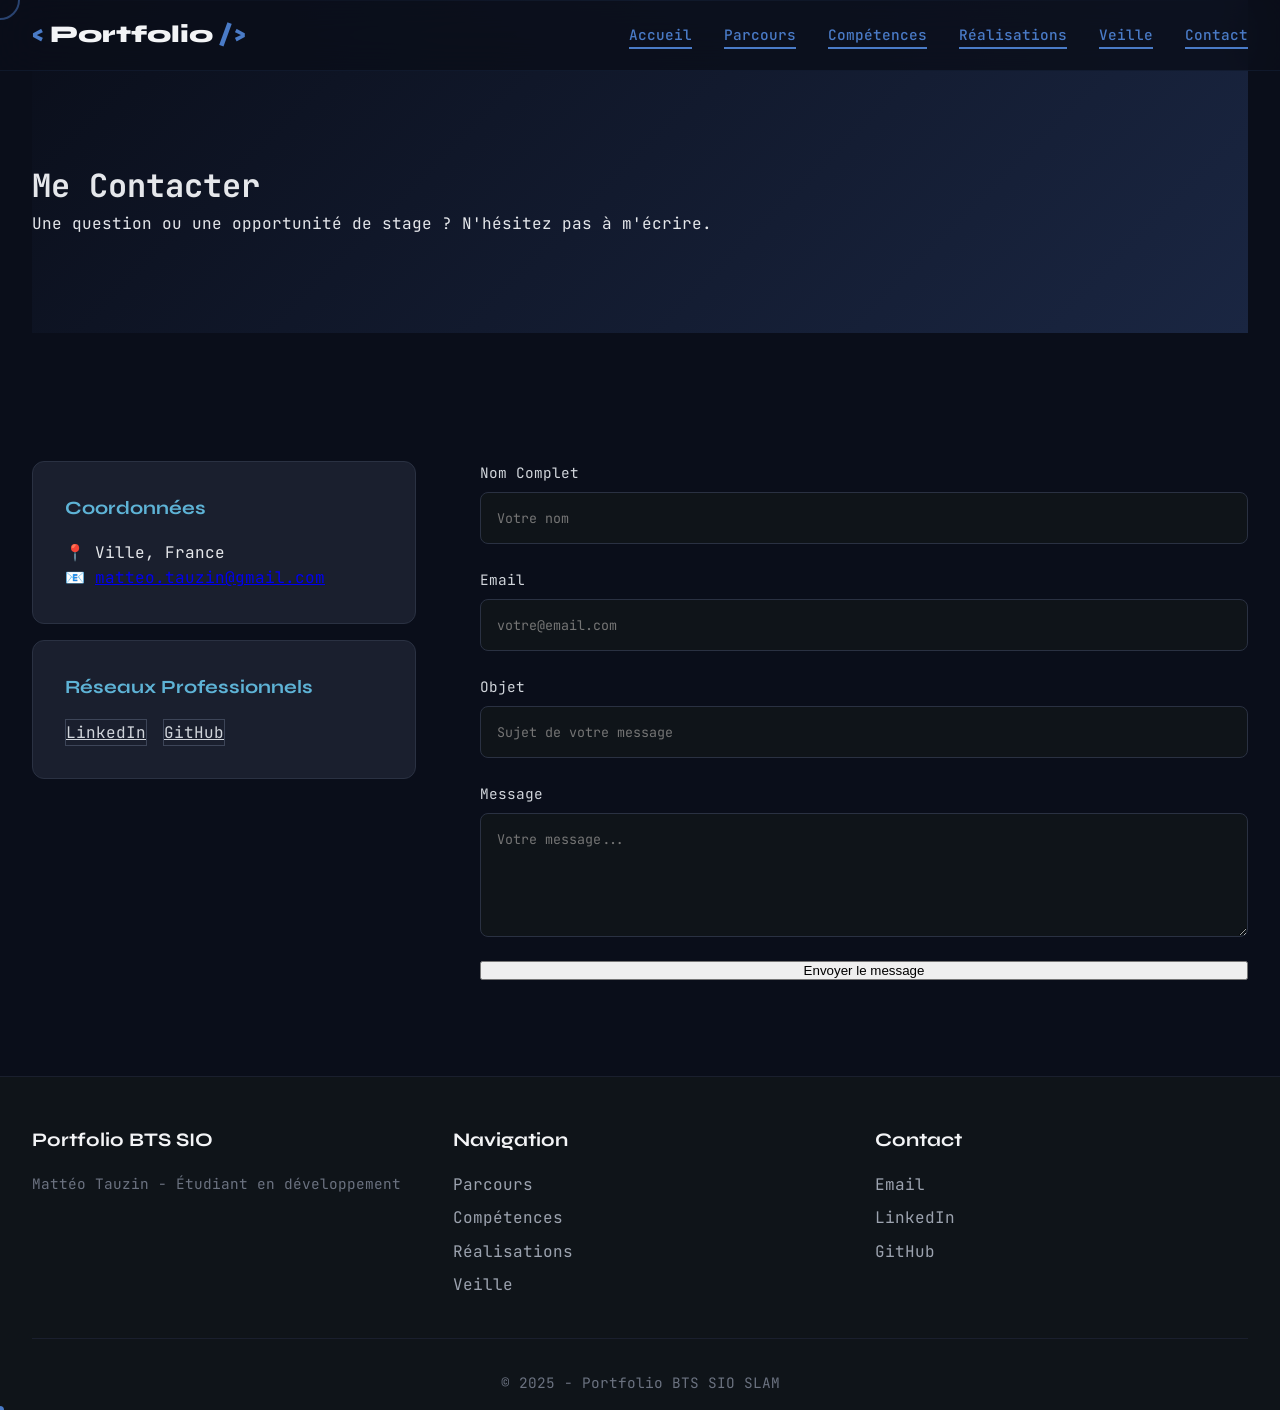
<file: contact.html>
<!DOCTYPE html>
<html lang="fr">
<head>
    <meta charset="UTF-8">
    <meta name="viewport" content="width=device-width, initial-scale=1.0">
    <meta name="description" content="Contactez-moi - Portfolio BTS SIO">
    <title>Contact - Portfolio BTS SIO</title>
    
    <link rel="stylesheet" href="css/styles.css">
    
    <link rel="preconnect" href="https://fonts.googleapis.com">
    <link rel="preconnect" href="https://fonts.gstatic.com" crossorigin>
    <link href="https://fonts.googleapis.com/css2?family=Syne:wght@400;600;700;800&family=JetBrains+Mono:wght@300;400;500&display=swap" rel="stylesheet">
</head>
<body>
    <nav class="navbar">
        <div class="nav-container">
            <div class="logo">
                <span class="logo-bracket">&lt;</span>
                <span class="logo-text">Portfolio</span>
                <span class="logo-bracket">/&gt;</span>
            </div>
            <ul class="nav-menu">
                <li><a href="index.html" class="nav-link">Accueil</a></li>
                <li><a href="parcours.html" class="nav-link">Parcours</a></li>
                <li><a href="competences.html" class="nav-link">Compétences</a></li>
                <li><a href="realisations.html" class="nav-link">Réalisations</a></li>
                <li><a href="veille.html" class="nav-link">Veille</a></li>
                <li><a href="contact.html" class="nav-link active">Contact</a></li>
            </ul>
        </div>
    </nav>

    <main class="container">
        <header class="page-header">
            <h1>Me Contacter</h1>
            <p class="subtitle">Une question ou une opportunité de stage ? N'hésitez pas à m'écrire.</p>
        </header>

        <section class="contact-section">
            <div class="contact-grid">
                <div class="contact-info">
                    <div class="info-card">
                        <h3>Coordonnées</h3>
                        <p>📍 Ville, France</p>
                        <p>📧 <a href="mailto:matteo.tauzin@gmail.com">matteo.tauzin@gmail.com</a></p>
                    </div>
                    
                    <div class="info-card">
                        <h3>Réseaux Professionnels</h3>
                        <div class="social-links-contact">
                            <a href="https://linkedin.com/in/ton-profil" target="_blank" class="btn-secondary">LinkedIn</a>
                            <a href="https://github.com/ton-username" target="_blank" class="btn-secondary">GitHub</a>
                        </div>
                    </div>
                </div>

                <div class="contact-form-container">
                    <form action="#" method="POST" class="contact-form">
                        <div class="form-group">
                            <label for="name">Nom Complet</label>
                            <input type="text" id="name" name="name" placeholder="Votre nom" required>
                        </div>
                        <div class="form-group">
                            <label for="email">Email</label>
                            <input type="email" id="email" name="email" placeholder="votre@email.com" required>
                        </div>
                        <div class="form-group">
                            <label for="subject">Objet</label>
                            <input type="text" id="subject" name="subject" placeholder="Sujet de votre message">
                        </div>
                        <div class="form-group">
                            <label for="message">Message</label>
                            <textarea id="message" name="message" rows="5" placeholder="Votre message..." required></textarea>
                        </div>
                        <button type="submit" class="btn-view">Envoyer le message</button>
                    </form>
                </div>
            </div>
        </section>
    </main>

    <footer class="footer">
        <div class="container">
            <div class="footer-content">
                <div class="footer-col">
                    <h4>Portfolio BTS SIO</h4>
                    <p>Mattéo Tauzin - Étudiant en développement</p>
                </div>
                <div class="footer-col">
                    <h4>Navigation</h4>
                    <ul class="footer-links">
                        <li><a href="parcours.html">Parcours</a></li>
                        <li><a href="competences.html">Compétences</a></li>
                        <li><a href="realisations.html">Réalisations</a></li>
                        <li><a href="veille.html">Veille</a></li>
                    </ul>
                </div>
                <div class="footer-col">
                    <h4>Contact</h4>
                    <ul class="footer-links">
                        <li><a href="mailto:matteo.tauzin@gmail.com">Email</a></li>
                        <li><a href="https://www.linkedin.com/in/matteo-tauzin-b878aa40b" target="_blank">LinkedIn</a></li>
                        <li><a href="https://github.com/matteotauzin-ship-it" target="_blank">GitHub</a></li>
                    </ul>
                </div>
            </div>
            <div class="footer-bottom">
                <p>&copy; 2025 - Portfolio BTS SIO SLAM</p>
            </div>
        </div>
    </footer>

    <script src="js/script.js"></script>
</body>
</html>
</file>
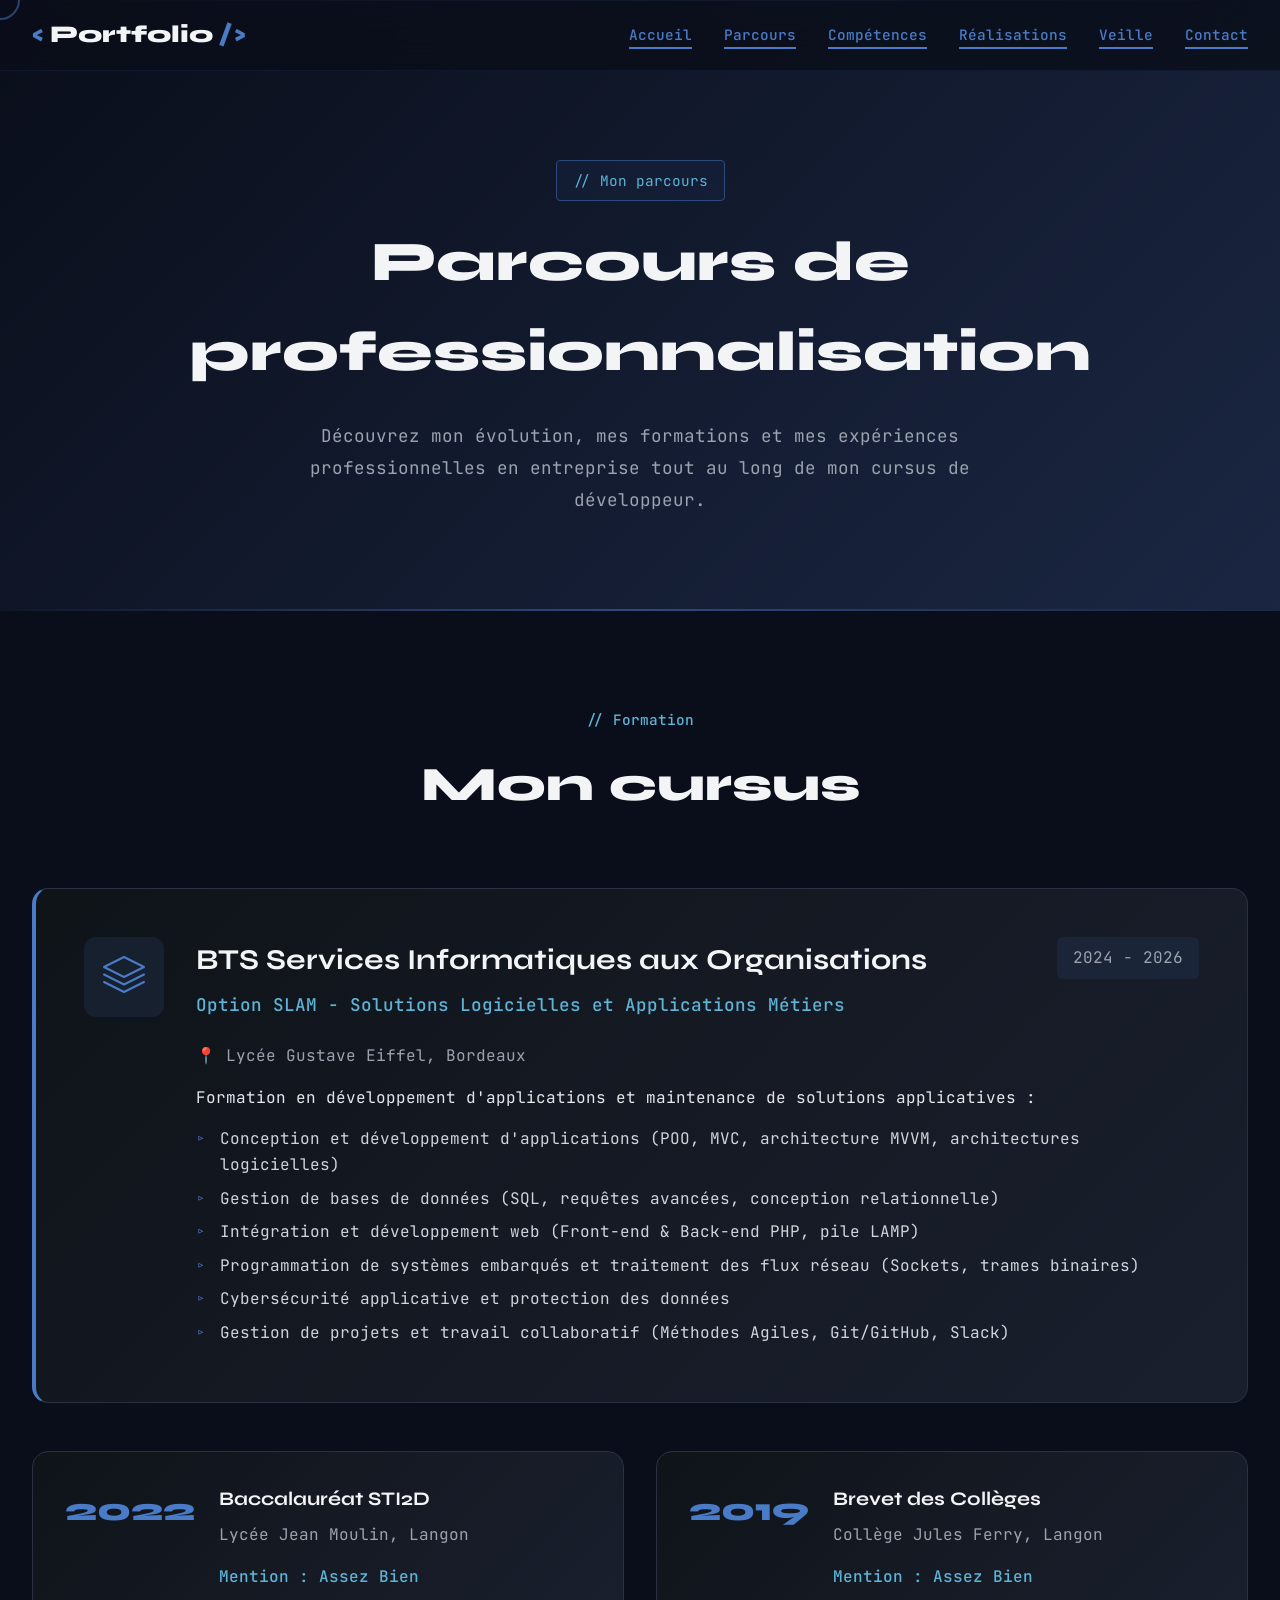
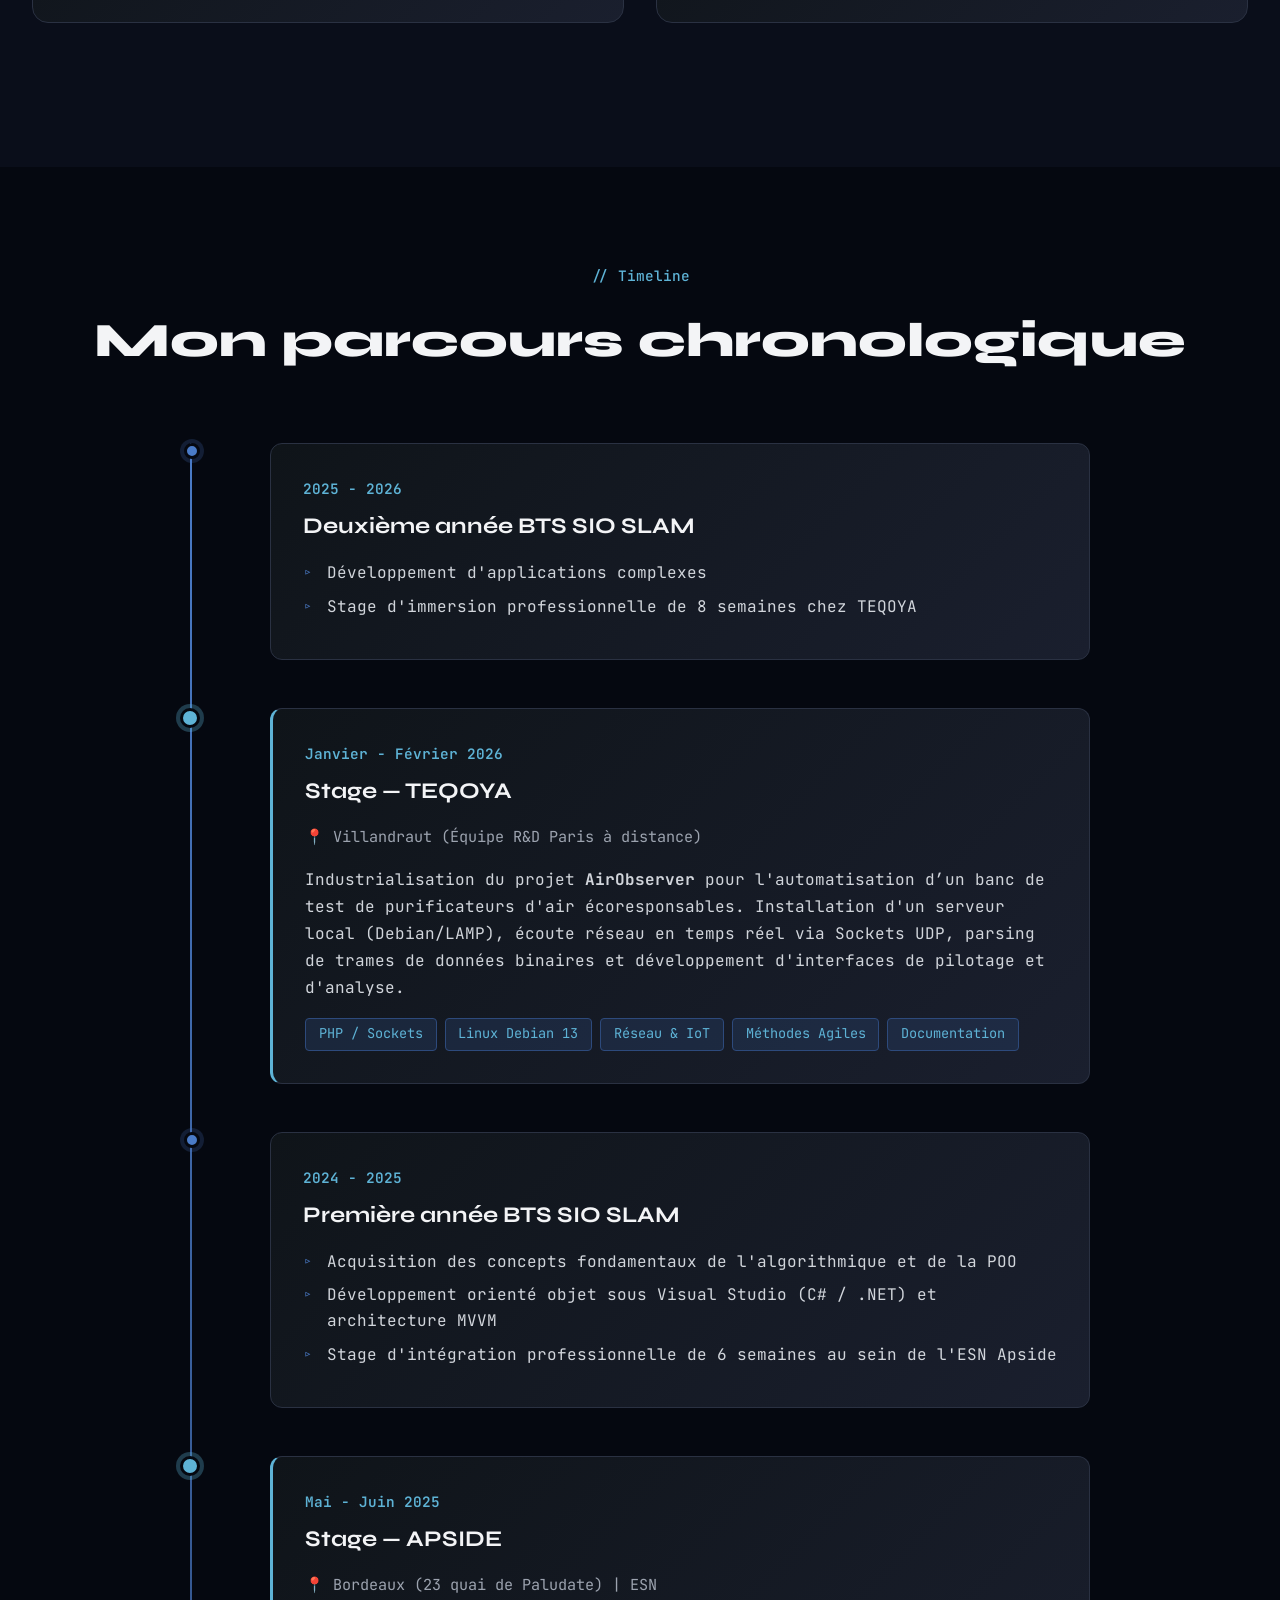
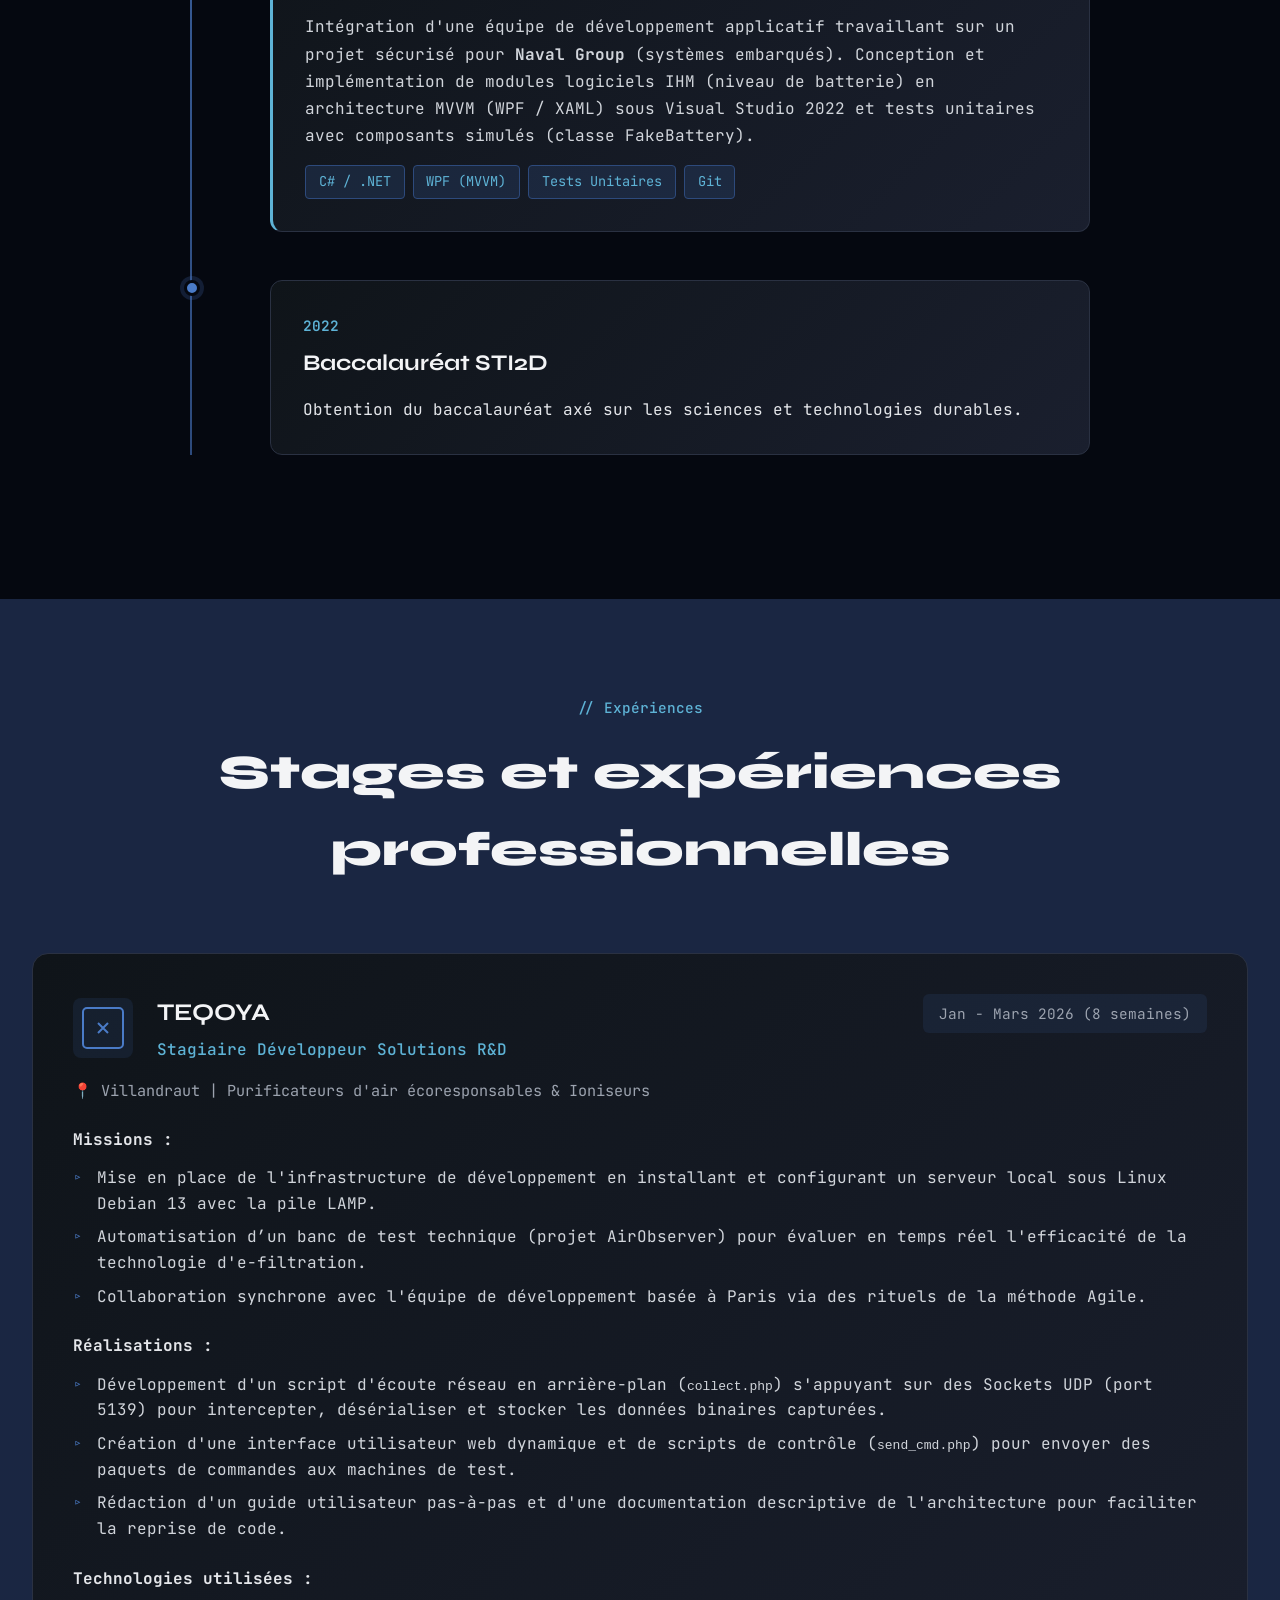
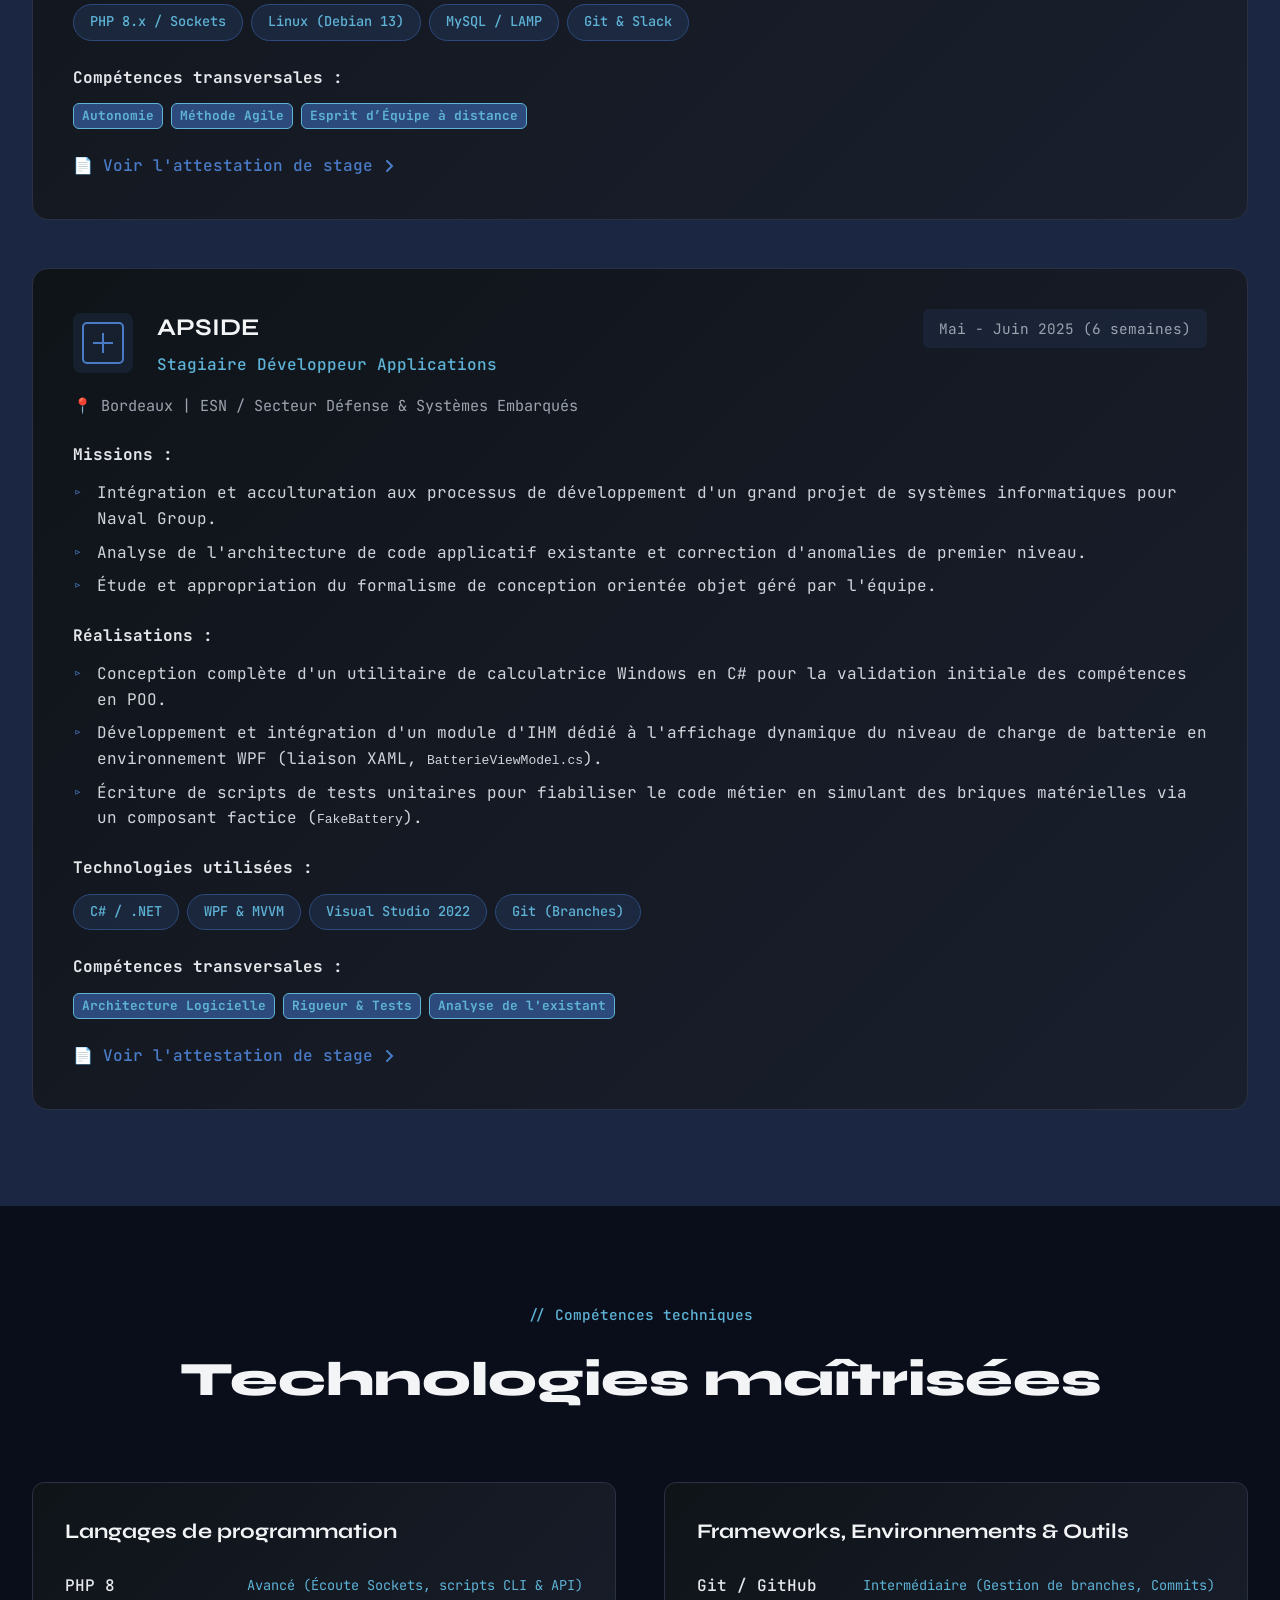
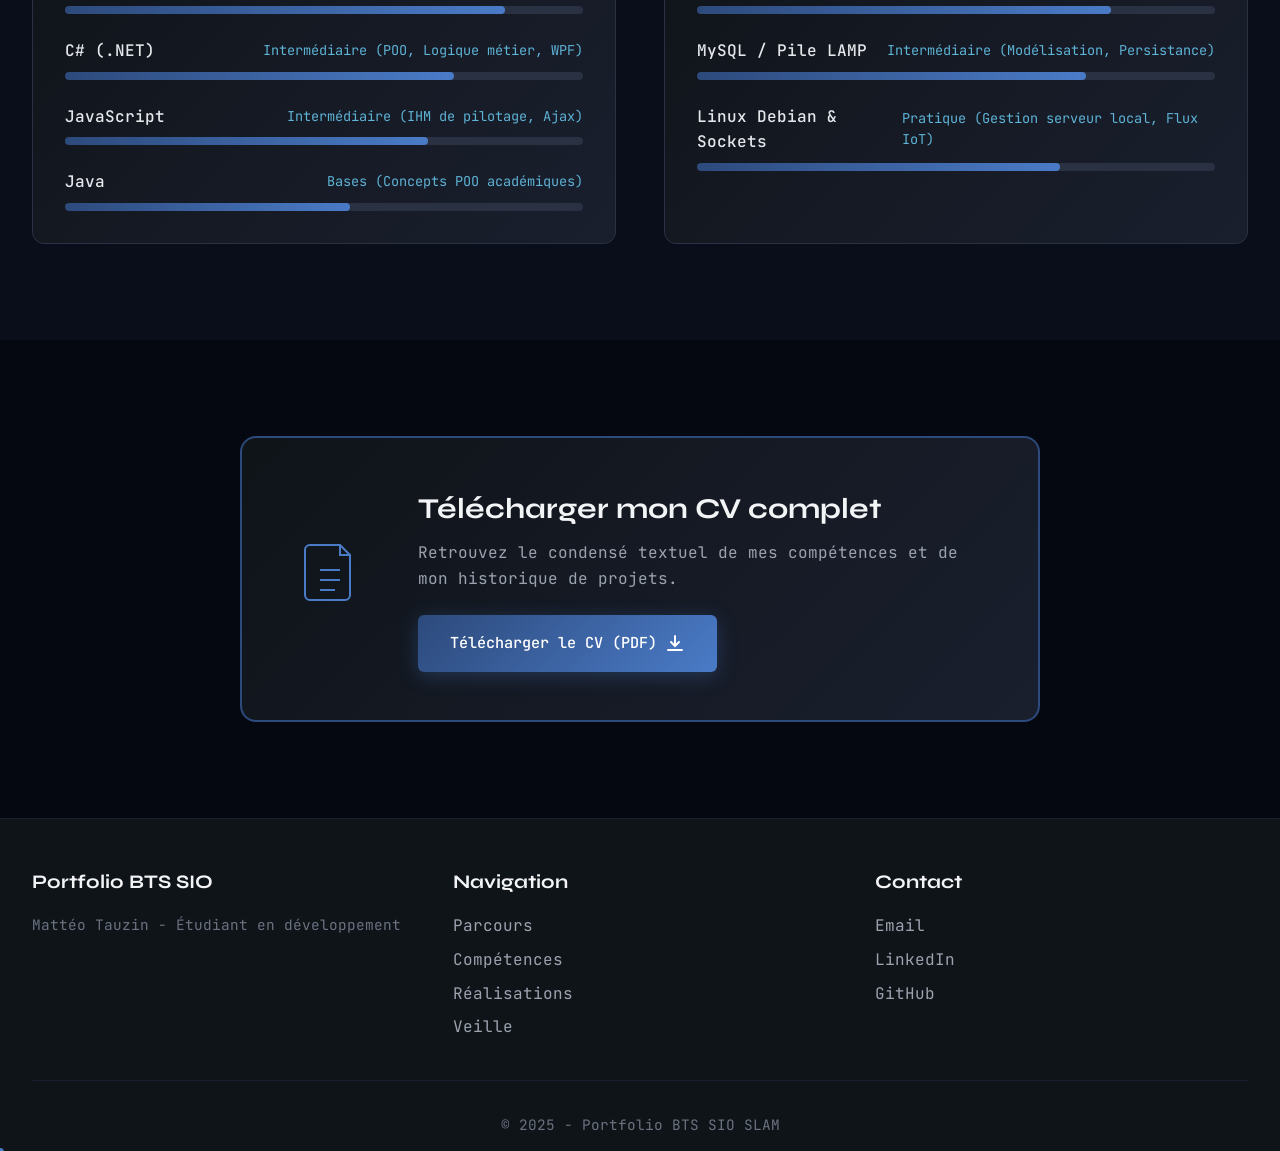
<file: parcours.html>
<!DOCTYPE html>
<html lang="fr">
<head>
    <meta charset="UTF-8">
    <meta name="viewport" content="width=device-width, initial-scale=1.0">
    <meta name="description" content="Mon parcours de professionnalisation - Matteo Tauzin - BTS SIO SLAM">
    <title>Parcours - Portfolio BTS SIO</title>
    
    <link rel="stylesheet" href="css/styles.css">
    
    <link rel="preconnect" href="https://fonts.googleapis.com">
    <link rel="preconnect" href="https://fonts.gstatic.com" crossorigin>
    <link href="https://fonts.googleapis.com/css2?family=Syne:wght@400;600;700;800&family=JetBrains+Mono:wght@300;400;500&display=swap" rel="stylesheet">
</head>
<body>
    <nav class="navbar">
        <div class="nav-container">
            <div class="logo">
                <span class="logo-bracket">&lt;</span>
                <span class="logo-text">Portfolio</span>
                <span class="logo-bracket">/&gt;</span>
            </div>
            <ul class="nav-menu">
                <li><a href="index.html" class="nav-link">Accueil</a></li>
                <li><a href="parcours.html" class="nav-link active">Parcours</a></li>
                <li><a href="competences.html" class="nav-link">Compétences</a></li>
                <li><a href="realisations.html" class="nav-link">Réalisations</a></li>
                <li><a href="veille.html" class="nav-link">Veille</a></li>
                <li><a href="contact.html" class="nav-link">Contact</a></li>
            </ul>
            <div class="nav-toggle">
                <span></span>
                <span></span>
                <span></span>
            </div>
        </div>
    </nav>

    <section class="page-header">
        <div class="container">
            <div class="page-header-content">
                <span class="page-tag">// Mon parcours</span>
                <h1 class="page-title">Parcours de professionnalisation</h1>
                <p class="page-description">
                    Découvrez mon évolution, mes formations et mes expériences professionnelles 
                    en entreprise tout au long de mon cursus de développeur.
                </p>
            </div>
        </div>
        <div class="header-decoration"></div>
    </section>

    <section class="formation-section">
        <div class="container">
            <div class="section-header">
                <span class="section-tag">// Formation</span>
                <h2 class="section-title">Mon cursus</h2>
            </div>

            <div class="formation-card main-formation">
                <div class="formation-icon">
                    <svg width="50" height="50" viewBox="0 0 50 50" fill="none">
                        <path d="M25 5L5 15L25 25L45 15L25 5Z" stroke="currentColor" stroke-width="2" stroke-linecap="round" stroke-linejoin="round"/>
                        <path d="M5 30L25 40L45 30" stroke="currentColor" stroke-width="2" stroke-linecap="round" stroke-linejoin="round"/>
                        <path d="M5 22.5L25 32.5L45 22.5" stroke="currentColor" stroke-width="2" stroke-linecap="round" stroke-linejoin="round"/>
                    </svg>
                </div>
                <div class="formation-content">
                    <div class="formation-header">
                        <div>
                            <h3>BTS Services Informatiques aux Organisations</h3>
                            <p class="formation-speciality">Option SLAM - Solutions Logicielles et Applications Métiers</p>
                        </div>
                        <span class="formation-date">2024 - 2026</span>
                    </div>
                    <div class="formation-details">
                        <p class="formation-school">📍 Lycée Gustave Eiffel, Bordeaux</p>
                        <div class="formation-description">
                            <p>Formation en développement d'applications et maintenance de solutions applicatives :</p>
                            <ul>
                                <li>Conception et développement d'applications (POO, MVC, architecture MVVM, architectures logicielles)</li>
                                <li>Gestion de bases de données (SQL, requêtes avancées, conception relationnelle)</li>
                                <li>Intégration et développement web (Front-end &amp; Back-end PHP, pile LAMP)</li>
                                <li>Programmation de systèmes embarqués et traitement des flux réseau (Sockets, trames binaires)</li>
                                <li>Cybersécurité applicative et protection des données</li>
                                <li>Gestion de projets et travail collaboratif (Méthodes Agiles, Git/GitHub, Slack)</li>
                            </ul>
                        </div>
                    </div>
                </div>
            </div>

            <div class="formation-grid">
                <div class="formation-card secondary">
                    <div class="formation-year">2022</div>
                    <div class="formation-info">
                        <h4>Baccalauréat STI2D</h4>
                        <p class="formation-school">Lycée Jean Moulin, Langon</p>
                        <p class="formation-mention">Mention : Assez Bien</p>
                    </div>
                </div>

                <div class="formation-card secondary">
                    <div class="formation-year">2019</div>
                    <div class="formation-info">
                        <h4>Brevet des Collèges</h4>
                        <p class="formation-school">Collège Jules Ferry, Langon</p>
                        <p class="formation-mention">Mention : Assez Bien</p>
                    </div>
                </div>
            </div>
        </div>
    </section>

    <section class="timeline-section">
        <div class="container">
            <div class="section-header">
                <span class="section-tag">// Timeline</span>
                <h2 class="section-title">Mon parcours chronologique</h2>
            </div>

            <div class="timeline">
                
                <div class="timeline-item">
                    <div class="timeline-marker"></div>
                    <div class="timeline-content">
                        <span class="timeline-date">2025 - 2026</span>
                        <h3>Deuxième année BTS SIO SLAM</h3>
                        <ul>
                            <li>Développement d'applications complexes </li>
                            <li>Stage d'immersion professionnelle de 8 semaines chez TEQOYA</li>
                        </ul>
                    </div>
                </div>

                <div class="timeline-item highlight">
                    <div class="timeline-marker"></div>
                    <div class="timeline-content">
                        <span class="timeline-date">Janvier - Février 2026</span>
                        <h3>Stage — TEQOYA</h3>
                        <p class="timeline-location">📍 Villandraut (Équipe R&amp;D Paris à distance)</p>
                        <p class="timeline-description">
                            Industrialisation du projet <strong>AirObserver</strong> pour l'automatisation d’un banc de test de purificateurs d'air écoresponsables. Installation d'un serveur local (Debian/LAMP), écoute réseau en temps réel via Sockets UDP, parsing de trames de données binaires et développement d'interfaces de pilotage et d'analyse.
                        </p>
                        <div class="timeline-skills">
                            <span class="skill-tag">PHP / Sockets</span>
                            <span class="skill-tag">Linux Debian 13</span>
                            <span class="skill-tag">Réseau &amp; IoT</span>
                            <span class="skill-tag">Méthodes Agiles</span>
                            <span class="skill-tag">Documentation</span>
                        </div>
                    </div>
                </div>

                <div class="timeline-item">
                    <div class="timeline-marker"></div>
                    <div class="timeline-content">
                        <span class="timeline-date">2024 - 2025</span>
                        <h3>Première année BTS SIO SLAM</h3>
                        <ul>
                            <li>Acquisition des concepts fondamentaux de l'algorithmique et de la POO</li>
                            <li>Développement orienté objet sous Visual Studio (C# / .NET) et architecture MVVM</li>
                            <li>Stage d'intégration professionnelle de 6 semaines au sein de l'ESN Apside</li>
                        </ul>
                    </div>
                </div>

                <div class="timeline-item highlight">
                    <div class="timeline-marker"></div>
                    <div class="timeline-content">
                        <span class="timeline-date">Mai - Juin 2025</span>
                        <h3>Stage — APSIDE</h3>
                        <p class="timeline-location">📍 Bordeaux (23 quai de Paludate) | ESN</p>
                        <p class="timeline-description">
                            Intégration d'une équipe de développement applicatif travaillant sur un projet sécurisé pour <strong>Naval Group</strong> (systèmes embarqués). Conception et implémentation de modules logiciels IHM (niveau de batterie) en architecture MVVM (WPF / XAML) sous Visual Studio 2022 et tests unitaires avec composants simulés (classe FakeBattery).
                        </p>
                        <div class="timeline-skills">
                            <span class="skill-tag">C# / .NET</span>
                            <span class="skill-tag">WPF (MVVM)</span>
                            <span class="skill-tag">Tests Unitaires</span>
                            <span class="skill-tag">Git</span>
                        </div>
                    </div>
                </div>

                <div class="timeline-item">
                    <div class="timeline-marker"></div>
                    <div class="timeline-content">
                        <span class="timeline-date">2022</span>
                        <h3>Baccalauréat STI2D</h3>
                        <p>Obtention du baccalauréat axé sur les sciences et technologies durables.</p>
                    </div>
                </div>
            </div>
        </div>
    </section>

    <section class="experiences-section">
        <div class="container">
            <div class="section-header">
                <span class="section-tag">// Expériences</span>
                <h2 class="section-title">Stages et expériences professionnelles</h2>
            </div>

            <div class="experiences-grid">
                
                <div class="experience-card">
                    <div class="experience-header">
                        <div class="experience-company">
                            <div class="company-logo">
                                <svg width="60" height="60" viewBox="0 0 60 60" fill="none">
                                    <rect x="10" y="10" width="40" height="40" rx="4" stroke="currentColor" stroke-width="2"/>
                                    <path d="M25 25 L35 35 M35 25 L25 35" stroke="currentColor" stroke-width="2"/>
                                </svg>
                            </div>
                            <div>
                                <h3>TEQOYA</h3>
                                <p class="experience-role">Stagiaire Développeur Solutions R&amp;D</p>
                            </div>
                        </div>
                        <span class="experience-period">Jan - Mars 2026 (8 semaines)</span>
                    </div>
                    <p class="experience-location">📍 Villandraut | Purificateurs d'air écoresponsables &amp; Ioniseurs</p>
                    
                    <div class="experience-content">
                        <h4>Missions :</h4>
                        <ul>
                            <li>Mise en place de l'infrastructure de développement en installant et configurant un serveur local sous Linux Debian 13 avec la pile LAMP.</li>
                            <li>Automatisation d’un banc de test technique (projet AirObserver) pour évaluer en temps réel l'efficacité de la technologie d'e-filtration.</li>
                            <li>Collaboration synchrone avec l'équipe de développement basée à Paris via des rituels de la méthode Agile.</li>
                        </ul>

                        <h4>Réalisations :</h4>
                        <ul>
                            <li>Développement d'un script d'écoute réseau en arrière-plan (<code>collect.php</code>) s'appuyant sur des Sockets UDP (port 5139) pour intercepter, désérialiser et stocker les données binaires capturées.</li>
                            <li>Création d'une interface utilisateur web dynamique et de scripts de contrôle (<code>send_cmd.php</code>) pour envoyer des paquets de commandes aux machines de test.</li>
                            <li>Rédaction d'un guide utilisateur pas-à-pas et d'une documentation descriptive de l'architecture pour faciliter la reprise de code.</li>
                        </ul>

                        <h4>Technologies utilisées :</h4>
                        <div class="tech-stack">
                            <span class="tech-badge">PHP 8.x / Sockets</span>
                            <span class="tech-badge">Linux (Debian 13)</span>
                            <span class="tech-badge">MySQL / LAMP</span>
                            <span class="tech-badge">Git &amp; Slack</span>
                        </div>

                        <h4>Compétences transversales :</h4>
                        <div class="competences-acquired">
                            <span class="comp-badge">Autonomie</span>
                            <span class="comp-badge">Méthode Agile</span>
                            <span class="comp-badge">Esprit d’Équipe à distance</span>
                        </div>
                    </div>

                    <a href="documents/attestations/AttestationStage2emeAnnée-vS.pdf" class="experience-link" target="_blank">
                        📄 Voir l'attestation de stage
                        <svg width="16" height="16" viewBox="0 0 16 16" fill="none">
                            <path d="M6 3L11 8L6 13" stroke="currentColor" stroke-width="2" stroke-linecap="round"/>
                        </svg>
                    </a>
                </div>

                <div class="experience-card">
                    <div class="experience-header">
                        <div class="experience-company">
                            <div class="company-logo">
                                <svg width="60" height="60" viewBox="0 0 60 60" fill="none">
                                    <rect x="10" y="10" width="40" height="40" rx="4" stroke="currentColor" stroke-width="2"/>
                                    <path d="M20 30H40 M30 20V40" stroke="currentColor" stroke-width="2"/>
                                </svg>
                            </div>
                            <div>
                                <h3>APSIDE</h3>
                                <p class="experience-role">Stagiaire Développeur Applications</p>
                            </div>
                        </div>
                        <span class="experience-period">Mai - Juin 2025 (6 semaines)</span>
                    </div>
                    <p class="experience-location">📍 Bordeaux | ESN / Secteur Défense &amp; Systèmes Embarqués</p>
                    
                    <div class="experience-content">
                        <h4>Missions :</h4>
                        <ul>
                            <li>Intégration et acculturation aux processus de développement d'un grand projet de systèmes informatiques pour Naval Group.</li>
                            <li>Analyse de l'architecture de code applicatif existante et correction d'anomalies de premier niveau.</li>
                            <li>Étude et appropriation du formalisme de conception orientée objet géré par l'équipe.</li>
                        </ul>

                        <h4>Réalisations :</h4>
                        <ul>
                            <li>Conception complète d'un utilitaire de calculatrice Windows en C# pour la validation initiale des compétences en POO.</li>
                            <li>Développement et intégration d'un module d'IHM dédié à l'affichage dynamique du niveau de charge de batterie en environnement WPF (liaison XAML, <code>BatterieViewModel.cs</code>).</li>
                            <li>Écriture de scripts de tests unitaires pour fiabiliser le code métier en simulant des briques matérielles via un composant factice (<code>FakeBattery</code>).</li>
                        </ul>

                        <h4>Technologies utilisées :</h4>
                        <div class="tech-stack">
                            <span class="tech-badge">C# / .NET</span>
                            <span class="tech-badge">WPF &amp; MVVM</span>
                            <span class="tech-badge">Visual Studio 2022</span>
                            <span class="tech-badge">Git (Branches)</span>
                        </div>

                        <h4>Compétences transversales :</h4>
                        <div class="competences-acquired">
                            <span class="comp-badge">Architecture Logicielle</span>
                            <span class="comp-badge">Rigueur &amp; Tests</span>
                            <span class="comp-badge">Analyse de l'existant</span>
                        </div>
                    </div>

                    <a href="documents/attestations/attestation_stage__matteo_tauzin1ereAnnee.pdf" class="experience-link" target="_blank">
                        📄 Voir l'attestation de stage
                        <svg width="16" height="16" viewBox="0 0 16 16" fill="none">
                            <path d="M6 3L11 8L6 13" stroke="currentColor" stroke-width="2" stroke-linecap="round"/>
                        </svg>
                    </a>
                </div>
            </div>
        </div>
    </section>

    <section class="skills-progress-section">
        <div class="container">
            <div class="section-header">
                <span class="section-tag">// Compétences techniques</span>
                <h2 class="section-title">Technologies maîtrisées</h2>
            </div>

            <div class="skills-categories">
                
                <div class="skill-category">
                    <h3>Langages de programmation</h3>
                    <div class="skills-list">
                        <div class="skill-item">
                            <div class="skill-info">
                                <span class="skill-name">PHP 8</span>
                                <span class="skill-level">Avancé (Écoute Sockets, scripts CLI &amp; API)</span>
                            </div>
                            <div class="skill-bar">
                                <div class="skill-progress" style="--progress: 85%"></div>
                            </div>
                        </div>

                        <div class="skill-item">
                            <div class="skill-info">
                                <span class="skill-name">C# (.NET)</span>
                                <span class="skill-level">Intermédiaire (POO, Logique métier, WPF)</span>
                            </div>
                            <div class="skill-bar">
                                <div class="skill-progress" style="--progress: 75%"></div>
                            </div>
                        </div>

                        <div class="skill-item">
                            <div class="skill-info">
                                <span class="skill-name">JavaScript</span>
                                <span class="skill-level">Intermédiaire (IHM de pilotage, Ajax)</span>
                            </div>
                            <div class="skill-bar">
                                <div class="skill-progress" style="--progress: 70%"></div>
                            </div>
                        </div>

                        <div class="skill-item">
                            <div class="skill-info">
                                <span class="skill-name">Java</span>
                                <span class="skill-level">Bases (Concepts POO académiques)</span>
                            </div>
                            <div class="skill-bar">
                                <div class="skill-progress" style="--progress: 55%"></div>
                            </div>
                        </div>
                    </div>
                </div>

                <div class="skill-category">
                    <h3>Frameworks, Environnements &amp; Outils</h3>
                    <div class="skills-list">
                        <div class="skill-item">
                            <div class="skill-info">
                                <span class="skill-name">Git / GitHub</span>
                                <span class="skill-level">Intermédiaire (Gestion de branches, Commits)</span>
                            </div>
                            <div class="skill-bar">
                                <div class="skill-progress" style="--progress: 80%"></div>
                            </div>
                        </div>

                        <div class="skill-item">
                            <div class="skill-info">
                                <span class="skill-name">MySQL / Pile LAMP</span>
                                <span class="skill-level">Intermédiaire (Modélisation, Persistance)</span>
                            </div>
                            <div class="skill-bar">
                                <div class="skill-progress" style="--progress: 75%"></div>
                            </div>
                        </div>

                        <div class="skill-item">
                            <div class="skill-info">
                                <span class="skill-name">Linux Debian &amp; Sockets</span>
                                <span class="skill-level">Pratique (Gestion serveur local, Flux IoT)</span>
                            </div>
                            <div class="skill-bar">
                                <div class="skill-progress" style="--progress: 70%"></div>
                            </div>
                        </div>
                    </div>
                </div>
            </div>
        </div>
    </section>

    <section class="cv-section">
        <div class="container">
            <div class="cv-card">
                <div class="cv-icon">
                    <svg width="80" height="80" viewBox="0 0 80 80" fill="none">
                        <path d="M20 10h30l10 10v40a5 5 0 01-5 5H20a5 5 0 01-5-5V15a5 5 0 015-5z" stroke="currentColor" stroke-width="2"/>
                        <path d="M50 10v10h10M30 35h20M30 45h20M30 55h15" stroke="currentColor" stroke-width="2"/>
                    </svg>
                </div>
                <div class="cv-content">
                    <h3>Télécharger mon CV complet</h3>
                    <p>Retrouvez le condensé textuel de mes compétences et de mon historique de projets.</p>
                    <a href="documents/attestations/CV-Mattéo-Tauzin 2025-2026.pdf" class="btn btn-primary" download>
                        Télécharger le CV (PDF)
                        <svg width="20" height="20" viewBox="0 0 20 20" fill="none">
                            <path d="M10 3v10M6 9l4 4 4-4M3 17h14" stroke="currentColor" stroke-width="2" stroke-linecap="round"/>
                        </svg>
                    </a>
                </div>
            </div>
        </div>
    </section>

    <footer class="footer">
        <div class="container">
            <div class="footer-content">
                <div class="footer-col">
                    <h4>Portfolio BTS SIO</h4>
                    <p>Mattéo Tauzin - Étudiant en développement</p>
                </div>
                <div class="footer-col">
                    <h4>Navigation</h4>
                    <ul class="footer-links">
                        <li><a href="parcours.html">Parcours</a></li>
                        <li><a href="competences.html">Compétences</a></li>
                        <li><a href="realisations.html">Réalisations</a></li>
                        <li><a href="veille.html">Veille</a></li>
                    </ul>
                </div>
                <div class="footer-col">
                    <h4>Contact</h4>
                    <ul class="footer-links">
                        <li><a href="mailto:matteo.tauzin@gmail.com">Email</a></li>
                        <li><a href="https://www.linkedin.com/in/matteo-tauzin-b878aa40b" target="_blank">LinkedIn</a></li>
                        <li><a href="https://github.com/matteotauzin-ship-it" target="_blank">GitHub</a></li>
                    </ul>
                </div>
            </div>
            <div class="footer-bottom">
                <p>&copy; 2025 - Portfolio BTS SIO SLAM</p>
            </div>
        </div>
    </footer>

    <script src="js/script.js"></script>
</body>
</html>
</file>
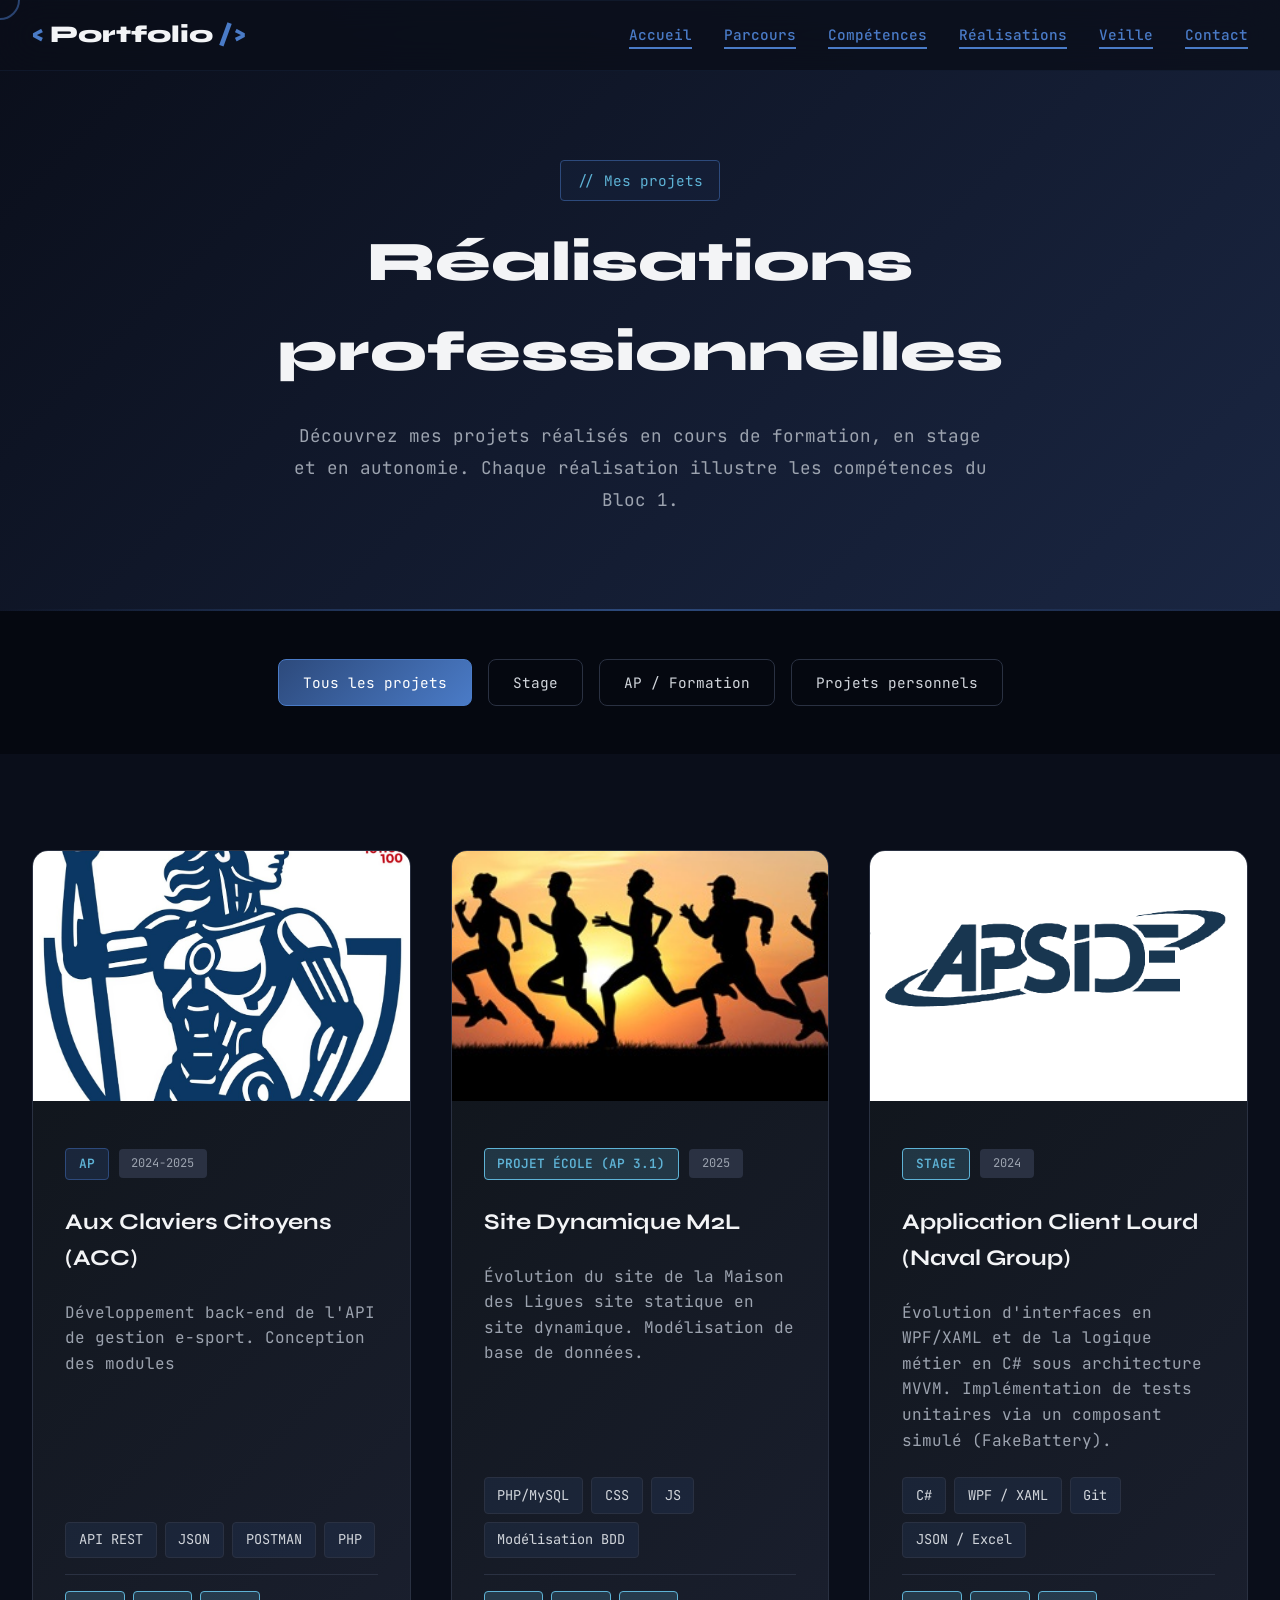
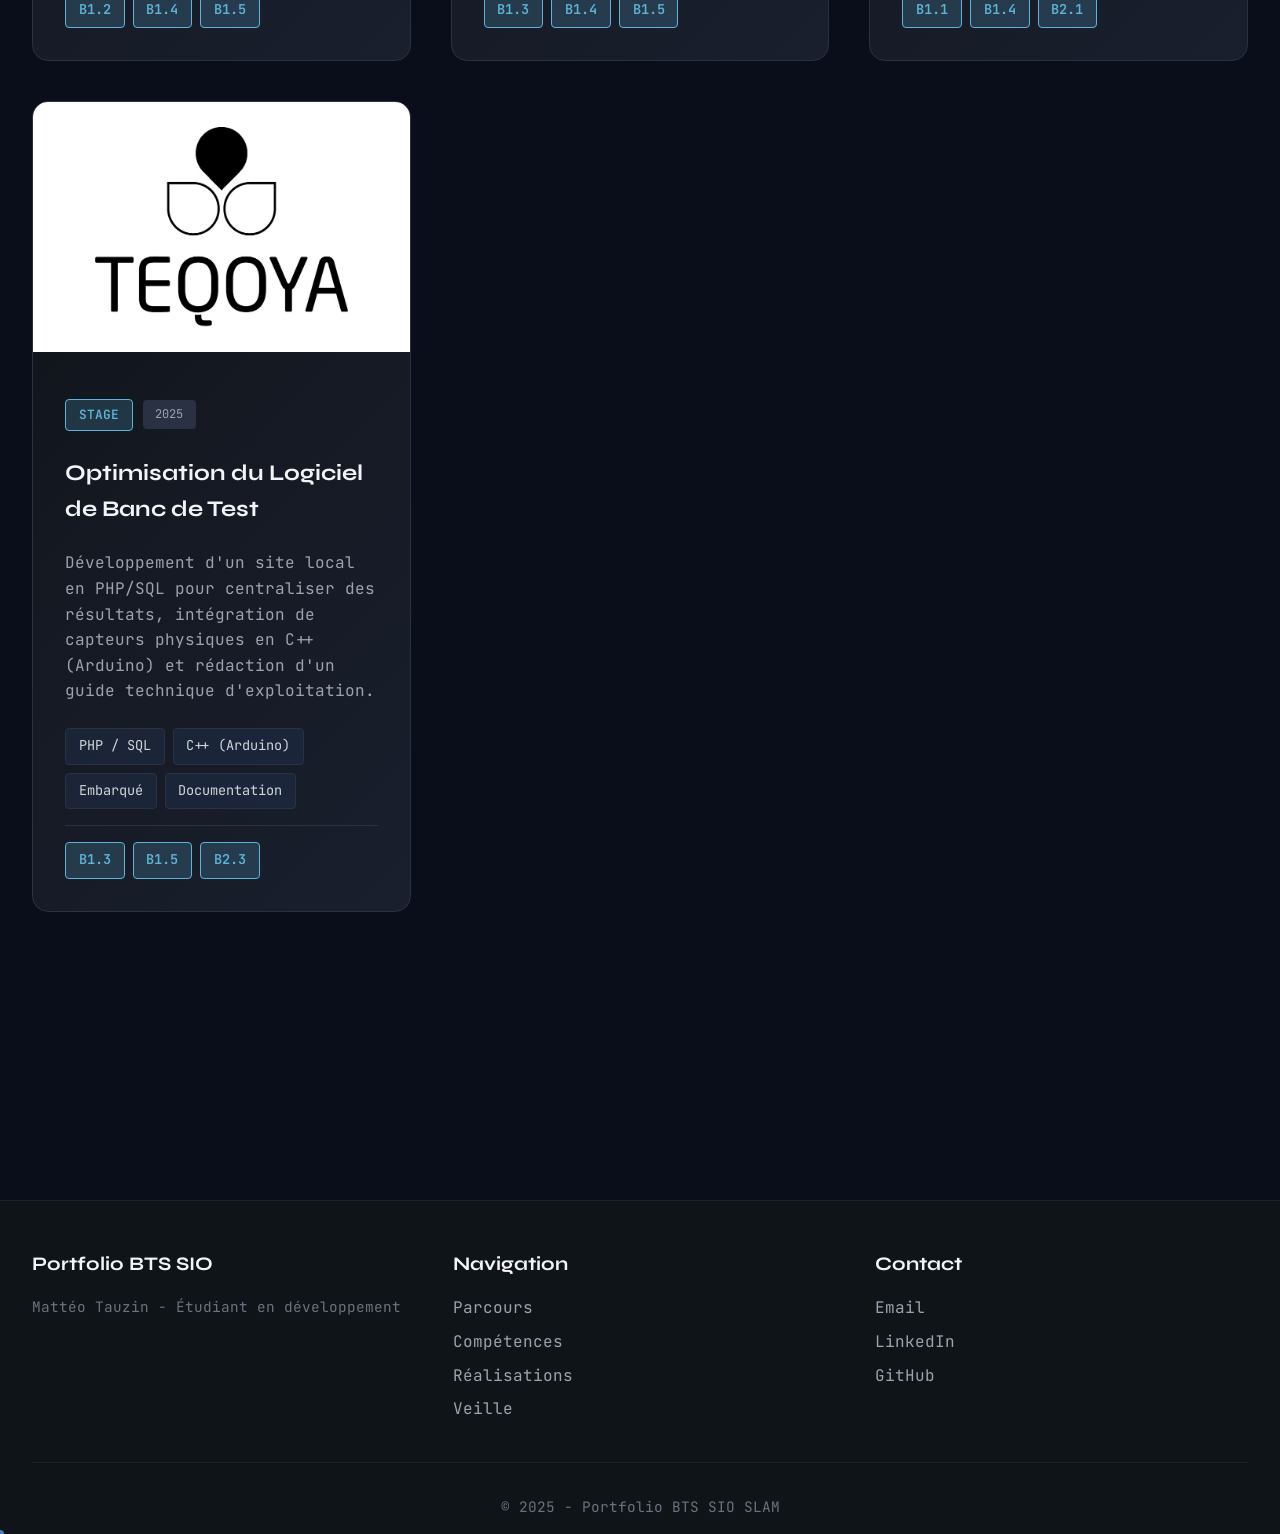
<file: realisations.html>
<!DOCTYPE html>
<html lang="fr">
<head>
    <meta charset="UTF-8">
    <meta name="viewport" content="width=device-width, initial-scale=1.0">
    <meta name="description" content="Mes réalisations professionnelles - BTS SIO SLAM">
    <title>Réalisations - Portfolio BTS SIO</title>
    
    <!-- CSS -->
    <link rel="stylesheet" href="css/styles.css">
    
    <!-- Google Fonts -->
    <link rel="preconnect" href="https://fonts.googleapis.com">
    <link rel="preconnect" href="https://fonts.gstatic.com" crossorigin>
    <link href="https://fonts.googleapis.com/css2?family=Syne:wght@400;600;700;800&family=JetBrains+Mono:wght@300;400;500&display=swap" rel="stylesheet">
</head>
<body>
    <!-- Navigation -->
    <nav class="navbar">
        <div class="nav-container">
            <div class="logo">
                <span class="logo-bracket">&lt;</span>
                <span class="logo-text">Portfolio</span>
                <span class="logo-bracket">/&gt;</span>
            </div>
            <ul class="nav-menu">
                <li><a href="index.html" class="nav-link">Accueil</a></li>
                <li><a href="parcours.html" class="nav-link">Parcours</a></li>
                <li><a href="competences.html" class="nav-link">Compétences</a></li>
                <li><a href="realisations.html" class="nav-link active">Réalisations</a></li>
                <li><a href="veille.html" class="nav-link">Veille</a></li>
                <li><a href="contact.html" class="nav-link">Contact</a></li>
            </ul>
            <div class="nav-toggle">
                <span></span>
                <span></span>
                <span></span>
            </div>
        </div>
    </nav>

    <!-- Page Header -->
    <section class="page-header">
        <div class="container">
            <div class="page-header-content">
                <span class="page-tag">// Mes projets</span>
                <h1 class="page-title">Réalisations professionnelles</h1>
                <p class="page-description">
                    Découvrez mes projets réalisés en cours de formation, en stage et en autonomie.
                    Chaque réalisation illustre les compétences du Bloc 1.
                </p>
            </div>
        </div>
        <div class="header-decoration"></div>
    </section>

    <!-- Filtres -->
    <section class="filter-section">
        <div class="container">
            <div class="filter-buttons">
                <button class="filter-btn active" data-filter="all">Tous les projets</button>
                <button class="filter-btn" data-filter="stage">Stage</button>
                <button class="filter-btn" data-filter="ap">AP / Formation</button>
                <button class="filter-btn" data-filter="perso">Projets personnels</button>
            </div>
        </div>
    </section>

    <!-- Réalisations Grid -->
    <section class="realisations-grid-section">
        <div class="container">
            <div class="realisations-grid">
                
                <!-- ⚠️ À MODIFIER : Projet 1 -->
                <div class="project-card" data-category="ap">
                    <div class="project-image">
                        <!-- ⚠️ Ajoute une image : images/projets/projet1.jpg -->
                        <img src="images/projets/LogoAcc.jpg" alt="Application GSB" onerror="this.style.display='none'; this.nextElementSibling.style.display='flex'">
                        <div class="project-placeholder">
                            <svg width="80" height="80" viewBox="0 0 80 80" fill="none">
                                <rect x="10" y="10" width="60" height="60" rx="4" stroke="currentColor" stroke-width="2"/>
                                <path d="M30 35h20M30 45h20M30 55h15" stroke="currentColor" stroke-width="2"/>
                            </svg>
                        </div>
                        <div class="project-overlay">
                            <a href="projets/projet-acc.html" class="overlay-btn">Voir les détails</a>
                        </div>
                    </div>
                    <div class="project-content">
                        <div class="project-tags">
                            <span class="tag-category">AP</span>
                            <span class="tag-year">2024-2025</span>
                        </div>
                        <h3>Aux Claviers Citoyens (ACC)</h3>
                        <p class="project-description">
                            Développement back-end de l'API de gestion e-sport. Conception des modules
                        </p>
                        <div class="project-tech">
                            <span class="tech-item">API REST</span>
                            <span class="tech-item">JSON</span>
                            <span class="tech-item">POSTMAN</span>
                            <span class="tech-item">PHP</span>
                        </div>
                        <div class="project-competences">
                            <span class="comp-item">B1.2</span>
                            <span class="comp-item">B1.4</span>
                            <span class="comp-item">B1.5</span>
                        </div>
                    </div>
                </div>

                <!-- ⚠️ À MODIFIER : Projet 2 -->
                <div class="project-card" data-category="stage">
                    <div class="project-image">
                        <img src="images/projets/LogoM2L.jpg" alt="Site web entreprise" onerror="this.style.display='none'; this.nextElementSibling.style.display='flex'">
                        <div class="project-placeholder">
                            <svg width="80" height="80" viewBox="0 0 80 80" fill="none">
                                <rect x="10" y="10" width="60" height="60" rx="4" stroke="currentColor" stroke-width="2"/>
                                <circle cx="40" cy="40" r="15" stroke="currentColor" stroke-width="2"/>
                            </svg>
                        </div>
                        <div class="project-overlay">
                            <a href="projets/projet-m2l.html" class="overlay-btn">Voir les détails</a>
                        </div>
                    </div>
                    <div class="project-content">
                        <div class="project-tags">
                            <span class="tag-category stage">Projet École (AP 3.1)</span>
                            <span class="tag-year">2025</span>
                        </div>
                        <h3>Site Dynamique M2L</h3>
                        <p class="project-description">
                            Évolution du site de la Maison des Ligues site statique en site dynamique. Modélisation de base de données.
                        </p>
                        <div class="project-tech">
                            <span class="tech-item">PHP/MySQL</span>
                            <span class="tech-item">CSS</span>
                            <span class="tech-item">JS</span>
                            <span class="tech-item">Modélisation BDD</span>
                        </div>
                        <div class="project-competences">
                            <span class="comp-item">B1.3</span>
                            <span class="comp-item">B1.4</span>
                            <span class="comp-item">B1.5</span>
                        </div>
                    </div>
                </div>

                <!-- ⚠️ À MODIFIER : Projet 3 -->
                <div class="project-card" data-category="stage">
                    <div class="project-image">
                        <img src="images/projets/Apside-logo.png" alt="Application C# WPF Apside" onerror="this.style.display='none'; this.nextElementSibling.style.display='flex'">
                        <div class="project-placeholder">
                            <svg width="80" height="80" viewBox="0 0 80 80" fill="none">
                                <rect x="15" y="20" width="50" height="40" rx="2" stroke="currentColor" stroke-width="2"/>
                                <path d="M25 30h30M25 40h30M25 50h20" stroke="currentColor" stroke-width="2"/>
                            </svg>
                        </div>
                        <div class="project-overlay">
                            <a href="projets/projet-stage1.html" class="overlay-btn">Voir les détails</a>
                        </div>
                    </div>
                    <div class="project-content">
                        <div class="project-tags">
                            <span class="tag-category stage">Stage</span>
                            <span class="tag-year">2024</span>
                        </div>
                        <h3>Application Client Lourd (Naval Group)</h3>
                        <p class="project-description">
                            Évolution d'interfaces en WPF/XAML et de la logique métier en C# sous architecture MVVM. Implémentation de tests unitaires via un composant simulé (FakeBattery).
                        </p>
                        <div class="project-tech">
                            <span class="tech-item">C#</span>
                            <span class="tech-item">WPF / XAML</span>
                            <span class="tech-item">Git</span>
                            <span class="tech-item">JSON / Excel</span>
                        </div>
                        <div class="project-competences">
                            <span class="comp-item">B1.1</span>
                            <span class="comp-item">B1.4</span>
                            <span class="comp-item">B2.1</span>
                        </div>
                    </div>
                </div>

                <div class="project-card" data-category="stage">
                    <div class="project-image">
                        <img src="images/projets/TeqoyaLogo.jpg" alt="Banc de test Teqoya" onerror="this.style.display='none'; this.nextElementSibling.style.display='flex'">
                        <div class="project-placeholder">
                            <svg width="80" height="80" viewBox="0 0 80 80" fill="none">
                                <rect x="25" y="10" width="30" height="60" rx="4" stroke="currentColor" stroke-width="2"/>
                                <circle cx="40" cy="15" r="1.5" fill="currentColor"/>
                            </svg>
                        </div>
                        <div class="project-overlay">
                            <a href="projets/projet-stage2.html" class="overlay-btn">Voir les détails</a>
                        </div>
                    </div>
                    <div class="project-content">
                        <div class="project-tags">
                            <span class="tag-category stage">Stage</span>
                            <span class="tag-year">2025</span>
                        </div>
                        <h3>Optimisation du Logiciel de Banc de Test</h3>
                        <p class="project-description">
                            Développement d'un site local en PHP/SQL pour centraliser des résultats, intégration de capteurs physiques en C++ (Arduino) et rédaction d'un guide technique d'exploitation.
                        </p>
                        <div class="project-tech">
                            <span class="tech-item">PHP / SQL</span>
                            <span class="tech-item">C++ (Arduino)</span>
                            <span class="tech-item">Embarqué</span>
                            <span class="tech-item">Documentation</span>
                        </div>
                        <div class="project-competences">
                            <span class="comp-item">B1.3</span>
                            <span class="comp-item">B1.5</span>
                            <span class="comp-item">B2.3</span>
                        </div>
                    </div>
                </div>

                

            </div>
        </div>
    </section>

    <!-- Projets détaillés (Modals) -->
    <section class="project-details">
        <!-- ⚠️ À MODIFIER : Détail Projet 1 -->
        <div id="projet1" class="project-modal">
            <div class="modal-content">
                <a href="#" class="modal-close">&times;</a>
                
                <div class="modal-header">
                    <h2>Application GSB</h2>
                    <div class="modal-tags">
                        <span class="tag-category">AP</span>
                        <span class="tag-year">2024-2025</span>
                    </div>
                </div>

                <div class="modal-body">
                    <div class="modal-section">
                        <h3>📋 Contexte</h3>
                        <p>
                            Projet de 2ème année de BTS SIO réalisé dans le cadre des Ateliers de 
                            Professionnalisation. L'objectif était de développer une application de 
                            gestion des frais pour l'entreprise GSB (Galaxy Swiss Bourdin).
                        </p>
                    </div>

                    <div class="modal-section">
                        <h3>🎯 Objectifs</h3>
                        <ul>
                            <li>Permettre aux visiteurs médicaux de saisir leurs frais</li>
                            <li>Automatiser la validation et le remboursement des frais</li>
                            <li>Gérer les droits d'accès (visiteurs, comptables, administrateurs)</li>
                            <li>Générer des rapports et statistiques</li>
                        </ul>
                    </div>

                    <div class="modal-section">
                        <h3>⚙️ Technologies utilisées</h3>
                        <div class="tech-stack-detail">
                            <div class="tech-detail-item">
                                <strong>Backend:</strong> PHP 8, Symfony 6
                            </div>
                            <div class="tech-detail-item">
                                <strong>Frontend:</strong> Twig, Bootstrap 5
                            </div>
                            <div class="tech-detail-item">
                                <strong>Base de données:</strong> MySQL 8
                            </div>
                            <div class="tech-detail-item">
                                <strong>Outils:</strong> Git, Composer, XAMPP
                            </div>
                        </div>
                    </div>

                    <div class="modal-section">
                        <h3>💡 Réalisations techniques</h3>
                        <ul>
                            <li>Architecture MVC avec Symfony</li>
                            <li>Système d'authentification sécurisé</li>
                            <li>CRUD complet pour la gestion des frais</li>
                            <li>Upload et gestion de fichiers justificatifs</li>
                            <li>Génération de PDF pour les rapports</li>
                            <li>Tests unitaires avec PHPUnit</li>
                        </ul>
                    </div>

                    <div class="modal-section">
                        <h3>🎓 Compétences mobilisées</h3>
                        <div class="competences-detail">
                            <div class="comp-detail-item">
                                <strong>B1.2</strong> - Répondre aux incidents et demandes
                            </div>
                            <div class="comp-detail-item">
                                <strong>B1.4</strong> - Travailler en mode projet (méthode Agile)
                            </div>
                            <div class="comp-detail-item">
                                <strong>B1.5</strong> - Mise à disposition (tests, déploiement, documentation)
                            </div>
                        </div>
                    </div>

                    <div class="modal-section">
                        <h3>📊 Résultats</h3>
                        <p>
                            Application fonctionnelle déployée et testée. Gain de temps de 60% 
                            pour le traitement des frais. Documentation complète fournie.
                        </p>
                    </div>

                    <div class="modal-links">
                        <a href="https://github.com/ton-username/gsb" target="_blank" class="modal-link">
                            <svg width="20" height="20" viewBox="0 0 20 20" fill="currentColor">
                                <path d="M10 0C4.477 0 0 4.477 0 10c0 4.42 2.865 8.17 6.839 9.49.5.092.682-.217.682-.482 0-.237-.008-.866-.013-1.7-2.782.603-3.369-1.34-3.369-1.34-.454-1.156-1.11-1.463-1.11-1.463-.908-.62.069-.608.069-.608 1.003.07 1.531 1.03 1.531 1.03.892 1.529 2.341 1.087 2.91.831.092-.646.35-1.086.636-1.336-2.22-.253-4.555-1.11-4.555-4.943 0-1.091.39-1.984 1.029-2.683-.103-.253-.446-1.27.098-2.647 0 0 .84-.269 2.75 1.025A9.578 9.578 0 0110 4.836c.85.004 1.705.114 2.504.336 1.909-1.294 2.747-1.025 2.747-1.025.546 1.377.203 2.394.1 2.647.64.699 1.028 1.592 1.028 2.683 0 3.842-2.339 4.687-4.566 4.935.359.309.678.919.678 1.852 0 1.336-.012 2.415-.012 2.743 0 .267.18.578.688.48C17.137 18.165 20 14.418 20 10c0-5.523-4.477-10-10-10z"/>
                            </svg>
                            Voir sur GitHub
                        </a>
                    </div>
                </div>
            </div>
        </div>

        <!-- ⚠️ Ajoute les détails des autres projets de la même manière -->
    </section>

    <!-- Footer -->
    <footer class="footer">
        <div class="container">
            <div class="footer-content">
                <div class="footer-col">
                    <h4>Portfolio BTS SIO</h4>
                    <p>Mattéo Tauzin - Étudiant en développement</p>
                </div>
                <div class="footer-col">
                    <h4>Navigation</h4>
                    <ul class="footer-links">
                        <li><a href="parcours.html">Parcours</a></li>
                        <li><a href="competences.html">Compétences</a></li>
                        <li><a href="realisations.html">Réalisations</a></li>
                        <li><a href="veille.html">Veille</a></li>
                    </ul>
                </div>
                <div class="footer-col">
                    <h4>Contact</h4>
                    <ul class="footer-links">
                        <li><a href="mailto:matteo.tauzin@gmail.com">Email</a></li>
                        <li><a href="https://www.linkedin.com/in/matteo-tauzin-b878aa40b" target="_blank">LinkedIn</a></li>
                        <li><a href="https://github.com/matteotauzin-ship-it" target="_blank">GitHub</a></li>
                    </ul>
                </div>
            </div>
            <div class="footer-bottom">
                <p>&copy; 2025 - Portfolio BTS SIO SLAM</p>
            </div>
        </div>
    </footer>

    <!-- JavaScript -->
    <script src="js/script.js"></script>
    <script src="js/realisations.js"></script>
</body>
</html>
</file>
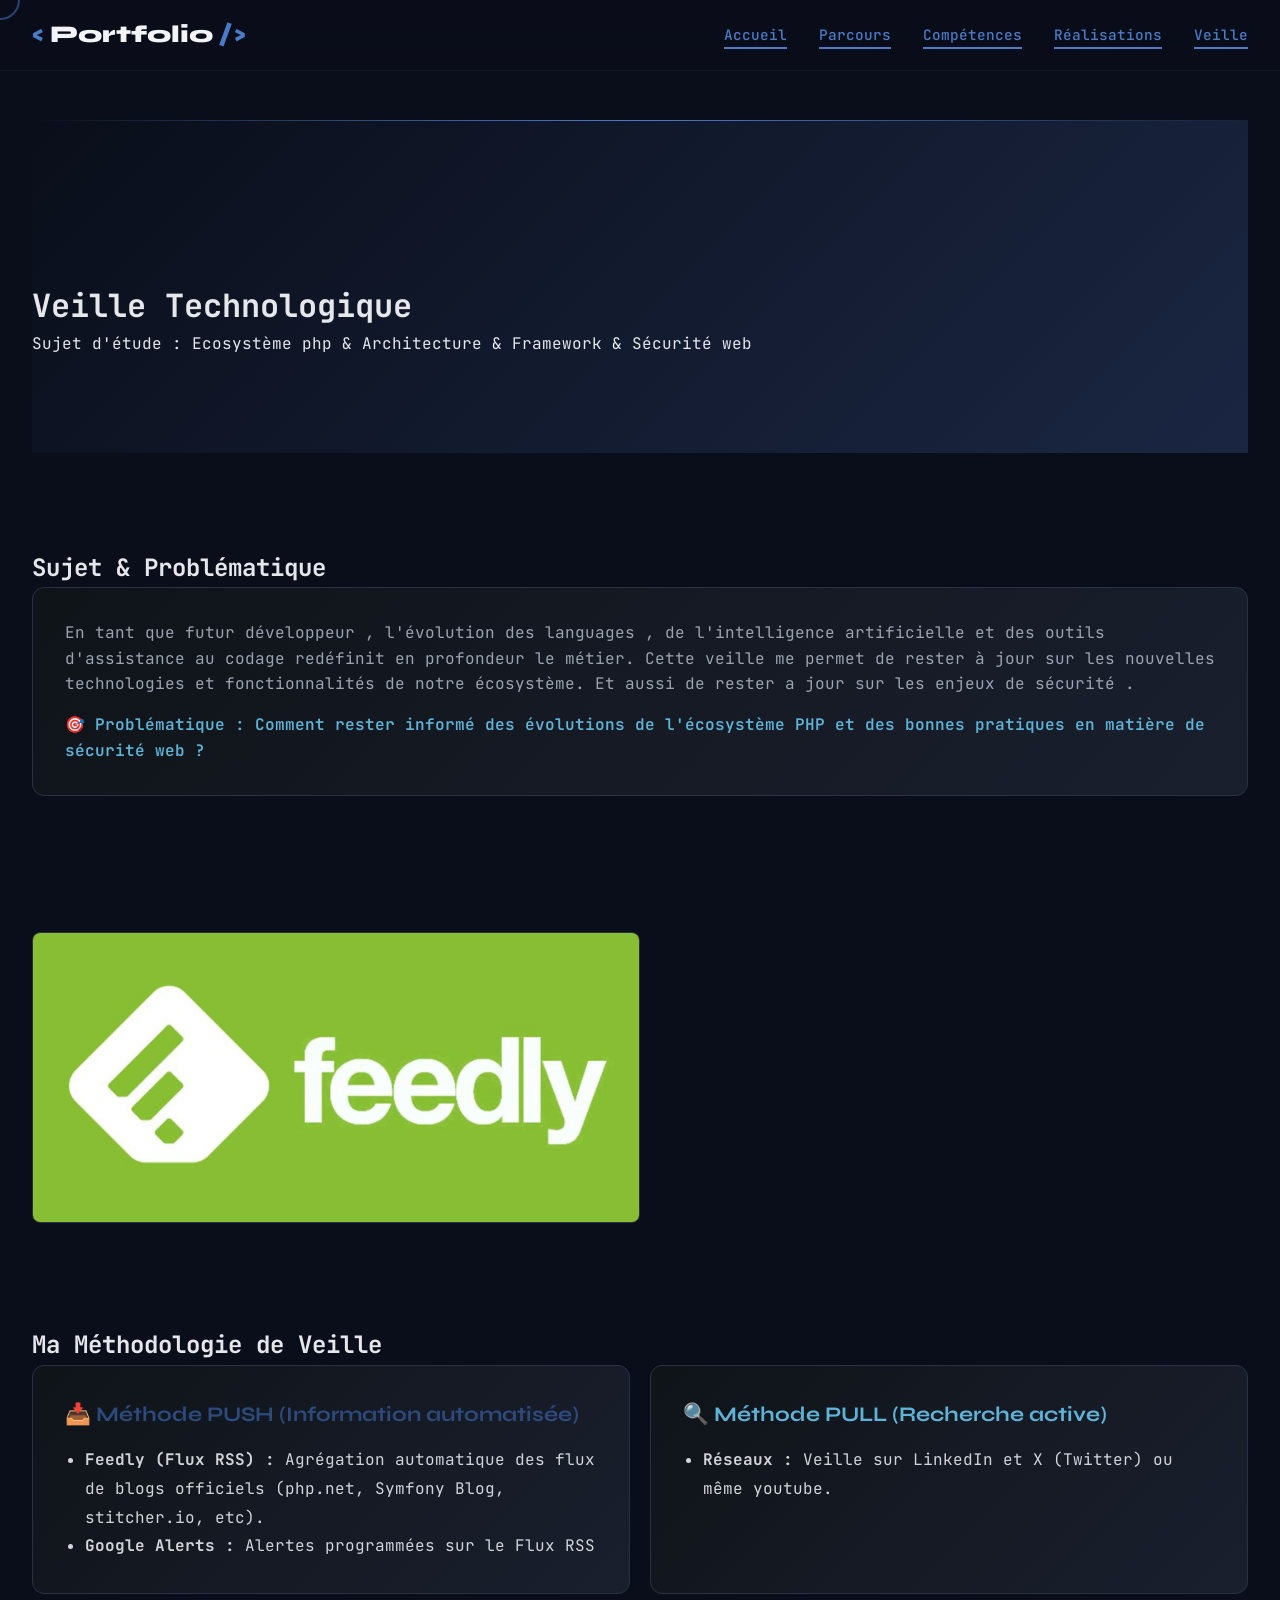
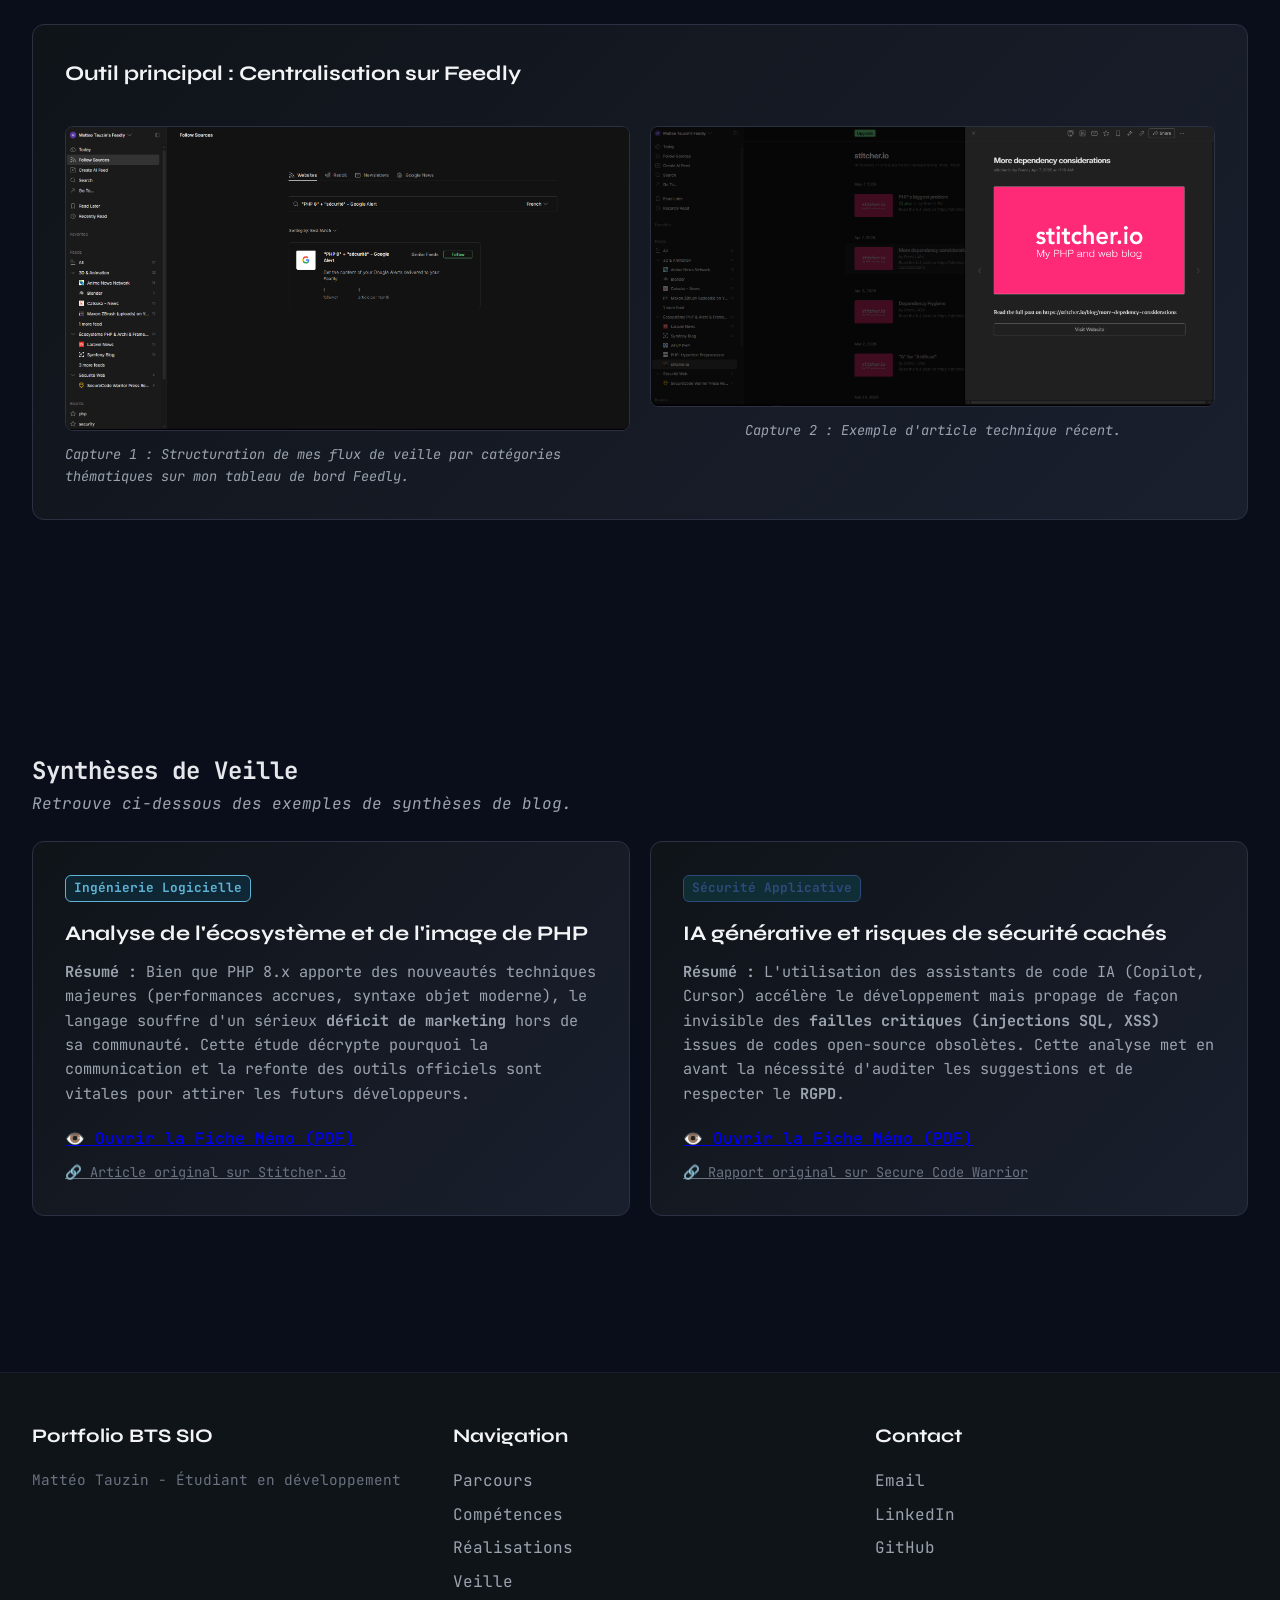
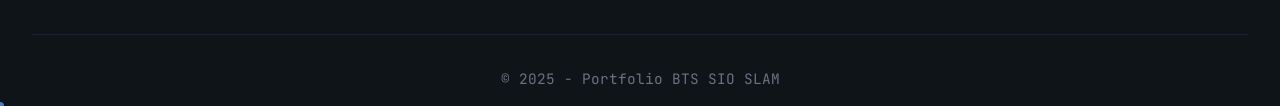
<file: veille.html>
<!DOCTYPE html>
<html lang="fr">
<head>
    <meta charset="UTF-8">
    <meta name="viewport" content="width=device-width, initial-scale=1.0">
    <meta name="description" content="Veille Technologique du BTS SIO SLAM - Mattéo Tauzin">
    <title>Veille Technologique - Portfolio BTS SIO</title>
    
    <link rel="stylesheet" href="css/styles.css">
    
    <link rel="preconnect" href="https://fonts.googleapis.com">
    <link rel="preconnect" href="https://fonts.gstatic.com" crossorigin>
    <link href="https://fonts.googleapis.com/css2?family=Syne:wght@400;600;700;800&family=JetBrains+Mono:wght@300;400;500&display=swap" rel="stylesheet">
</head>
<body>
    <nav class="navbar">
        <div class="nav-container">
            <div class="logo">
                <span class="logo-bracket">&lt;</span>
                <span class="logo-text">Portfolio</span>
                <span class="logo-bracket">/&gt;</span>
            </div>
            <ul class="nav-menu">
                <li><a href="index.html" class="nav-link">Accueil</a></li>
                <li><a href="parcours.html" class="nav-link">Parcours</a></li>
                <li><a href="competences.html" class="nav-link">Compétences</a></li>
                <li><a href="realisations.html" class="nav-link">Réalisations</a></li>
                <li><a href="veille.html" class="nav-link active">Veille</a></li>
            </ul>
        </div>
    </nav>

    <main class="container" style="margin-top: 120px; padding-bottom: 60px;">
        <header class="page-header">
            <h1>Veille Technologique</h1>
            <p class="subtitle">Sujet d'étude : Ecosystème php & Architecture & Framework & Sécurité web</p>
        </header>

        <section class="bloc-section" style="margin-bottom: 40px;">
            <h2>Sujet &amp; Problématique</h2>
            <div class="competence-card" style="cursor: default;">
                <p style="line-height: 1.6; margin-bottom: 15px;">
                    En tant que futur développeur , l'évolution des languages , de l'intelligence artificielle et des outils d'assistance au codage redéfinit en profondeur le métier. Cette veille me permet de rester à jour sur les nouvelles technologies et fonctionnalités de notre écosystème. Et aussi de rester a jour sur les enjeux de sécurité .
                </p>
                <p style="font-weight: 600; color: var(--accent-cyan); font-family: 'JetBrains Mono', monospace;">
                    🎯 Problématique : Comment rester informé des évolutions de l'écosystème PHP et des bonnes pratiques en matière de sécurité web ?
                </p>
            </div>
        </section>

        <img src="images/veille/logo-feedly.jpg" alt="Organisation des flux RSS sur Feedly" style="width:50%; border-radius: 8px; border: 1px solid var(--gray-700);">

        <section class="bloc-section" style="margin-bottom: 40px;">
            <h2>Ma Méthodologie de Veille</h2>
            
            <div style="display: grid; grid-template-columns: repeat(auto-fit, minmax(300px, 1fr)); gap: 20px; margin-bottom: 30px;">
                <div class="competence-card" style="cursor: default; height: 100%;">
                    <h3 style="color: var(--accent-blue); margin-bottom: 15px;">📥 Méthode PUSH (Information automatisée)</h3>
                    <ul style="padding-left: 20px; line-height: 1.8; color: var(--gray-300);">
                        <li><strong>Feedly (Flux RSS) :</strong> Agrégation automatique des flux de blogs officiels (php.net, Symfony Blog, stitcher.io, etc).</li>
                        <li><strong>Google Alerts :</strong> Alertes programmées sur le Flux RSS </li>
                    </ul>
                </div>

                <div class="competence-card" style="cursor: default; height: 100%;">
                    <h3 style="color: var(--accent-cyan); margin-bottom: 15px;">🔍 Méthode PULL (Recherche active)</h3>
                    <ul style="padding-left: 20px; line-height: 1.8; color: var(--gray-300);">
                        <li><strong>Réseaux :</strong> Veille sur LinkedIn et X (Twitter) ou même youtube.</li>
                    </ul>
                </div>
            </div>

            <div class="competence-card" style="cursor: default;">
                <h3 style="margin-bottom: 20px;">Outil principal : Centralisation sur Feedly</h3>
                
                <div class="details-grid full-width-layout" style="display: grid; grid-template-columns: repeat(auto-fit, minmax(450px, 1fr)); gap: 20px;">
                    <div class="details-image" style="width: 100%;">
                        <img src="images/veille/ScreenVeille.png" alt="Organisation des flux RSS sur Feedly" style="width:100%; border-radius: 8px; border: 1px solid var(--gray-700);">
                        <span style="font-size: 0.85rem; color: var(--gray-400); display:block; margin-top:5px; font-style:italic;">
                            Capture 1 : Structuration de mes flux de veille par catégories thématiques sur mon tableau de bord Feedly.
                        </span>
                    </div>
                    
                    <div class="details-image" style="width: 100%;">
                        <img src="images/veille/VeilleExempleArticle.png" alt="Flux d'actualités technologiques récents" style="width:100%; border-radius: 8px; border: 1px solid var(--gray-700);">
                        <span style="font-size: 0.85rem; color: var(--gray-400); display:block; margin-top:5px; font-style:italic;">
                            Capture 2 : Exemple d'article technique récent.
                        </span>
                    </div>
                </div>
            </div>
        </section>

        <section class="bloc-section">
            <h2>Synthèses de Veille</h2>
            <p style="color: var(--gray-400); margin-bottom: 25px; font-style: italic;">
                Retrouve ci-dessous des exemples de synthèses de blog.
            </p>
            
            <div style="display: grid; grid-template-columns: repeat(auto-fit, minmax(320px, 1fr)); gap: 20px;">
                
                <article class="competence-card" style="cursor: default; display: flex; flex-direction: column; justify-content: space-between; height: 100%;">
                    <div>
                        <span class="comp-badge" style="background: rgba(0, 184, 255, 0.1); color: var(--accent-cyan); border-color: var(--accent-cyan);">Ingénierie Logicielle</span>
                        <h3 style="margin-top: 15px; margin-bottom: 10px;">Analyse de l'écosystème et de l'image de PHP</h3>
                        <p style="color: var(--gray-400); font-size: 0.95rem; line-height: 1.6; margin-bottom: 20px;">
                            <strong>Résumé :</strong> Bien que PHP 8.x apporte des nouveautés techniques majeures (performances accrues, syntaxe objet moderne), le langage souffre d'un sérieux <strong>déficit de marketing</strong> hors de sa communauté. Cette étude décrypte pourquoi la communication et la refonte des outils officiels sont vitales pour attirer les futurs développeurs.
                        </p>
                    </div>
                    <div style="display: flex; flex-direction: column; gap: 10px; margin-top: auto;">
                        <a href="documents/veille/synthese-llm-productivite.pdf" class="proof-link" target="_blank" style="align-self: flex-start; font-weight: 600;">
                            👁️ Ouvrir la Fiche Mémo (PDF)
                        </a>
                        <a href="https://stitcher.io/blog/php-biggest-problem" target="_blank" rel="noopener noreferrer" style="color: var(--gray-500); font-size: 0.85rem; text-decoration: underline; font-family: var(--font-mono);">
                            🔗 Article original sur Stitcher.io
                        </a>
                    </div>
                </article>

                <article class="competence-card" style="cursor: default; display: flex; flex-direction: column; justify-content: space-between; height: 100%;">
                    <div>
                        <span class="comp-badge" style="background: rgba(0, 242, 254, 0.1); color: var(--accent-blue); border-color: var(--accent-blue);">Sécurité Applicative</span>
                        <h3 style="margin-top: 15px; margin-bottom: 10px;">IA générative et risques de sécurité cachés</h3>
                        <p style="color: var(--gray-400); font-size: 0.95rem; line-height: 1.6; margin-bottom: 20px;">
                            <strong>Résumé :</strong> L'utilisation des assistants de code IA (Copilot, Cursor) accélère le développement mais propage de façon invisible des <strong>failles critiques (injections SQL, XSS)</strong> issues de codes open-source obsolètes. Cette analyse met en avant la nécessité d'auditer les suggestions et de respecter le <strong>RGPD</strong>.
                        </p>
                    </div>
                    <div style="display: flex; flex-direction: column; gap: 10px; margin-top: auto;">
                        <a href="documents/veille/veille_synthese-ia-securite.pdf" class="proof-link" target="_blank" style="align-self: flex-start; font-weight: 600;">
                            👁️ Ouvrir la Fiche Mémo (PDF)
                        </a>
                        <a href="https://www.securecodewarrior.com/press-releases/ismg-ai-coding-tools-raise-hidden-security-risks" target="_blank" rel="noopener noreferrer" style="color: var(--gray-500); font-size: 0.85rem; text-decoration: underline; font-family: var(--font-mono);">
                            🔗 Rapport original sur Secure Code Warrior
                        </a>
                    </div>
                </article>

            </div>
        </section>
    </main>

    <footer class="footer">
        <div class="container">
            <div class="footer-content">
                <div class="footer-col">
                    <h4>Portfolio BTS SIO</h4>
                    <p>Mattéo Tauzin - Étudiant en développement</p>
                </div>
                <div class="footer-col">
                    <h4>Navigation</h4>
                    <ul class="footer-links">
                        <li><a href="parcours.html">Parcours</a></li>
                        <li><a href="competences.html">Compétences</a></li>
                        <li><a href="realisations.html">Réalisations</a></li>
                        <li><a href="veille.html">Veille</a></li>
                    </ul>
                </div>
                <div class="footer-col">
                    <h4>Contact</h4>
                    <ul class="footer-links">
                        <li><a href="mailto:matteo.tauzin@gmail.com">Email</a></li>
                        <li><a href="https://www.linkedin.com/in/matteo-tauzin-b878aa40b" target="_blank">LinkedIn</a></li>
                        <li><a href="https://github.com/matteotauzin-ship-it" target="_blank">GitHub</a></li>
                    </ul>
                </div>
            </div>
            <div class="footer-bottom">
                <p>&copy; 2025 - Portfolio BTS SIO SLAM</p>
            </div>
        </div>
    </footer>

    <script src="js/script.js"></script>
</body>
</html>
</file>
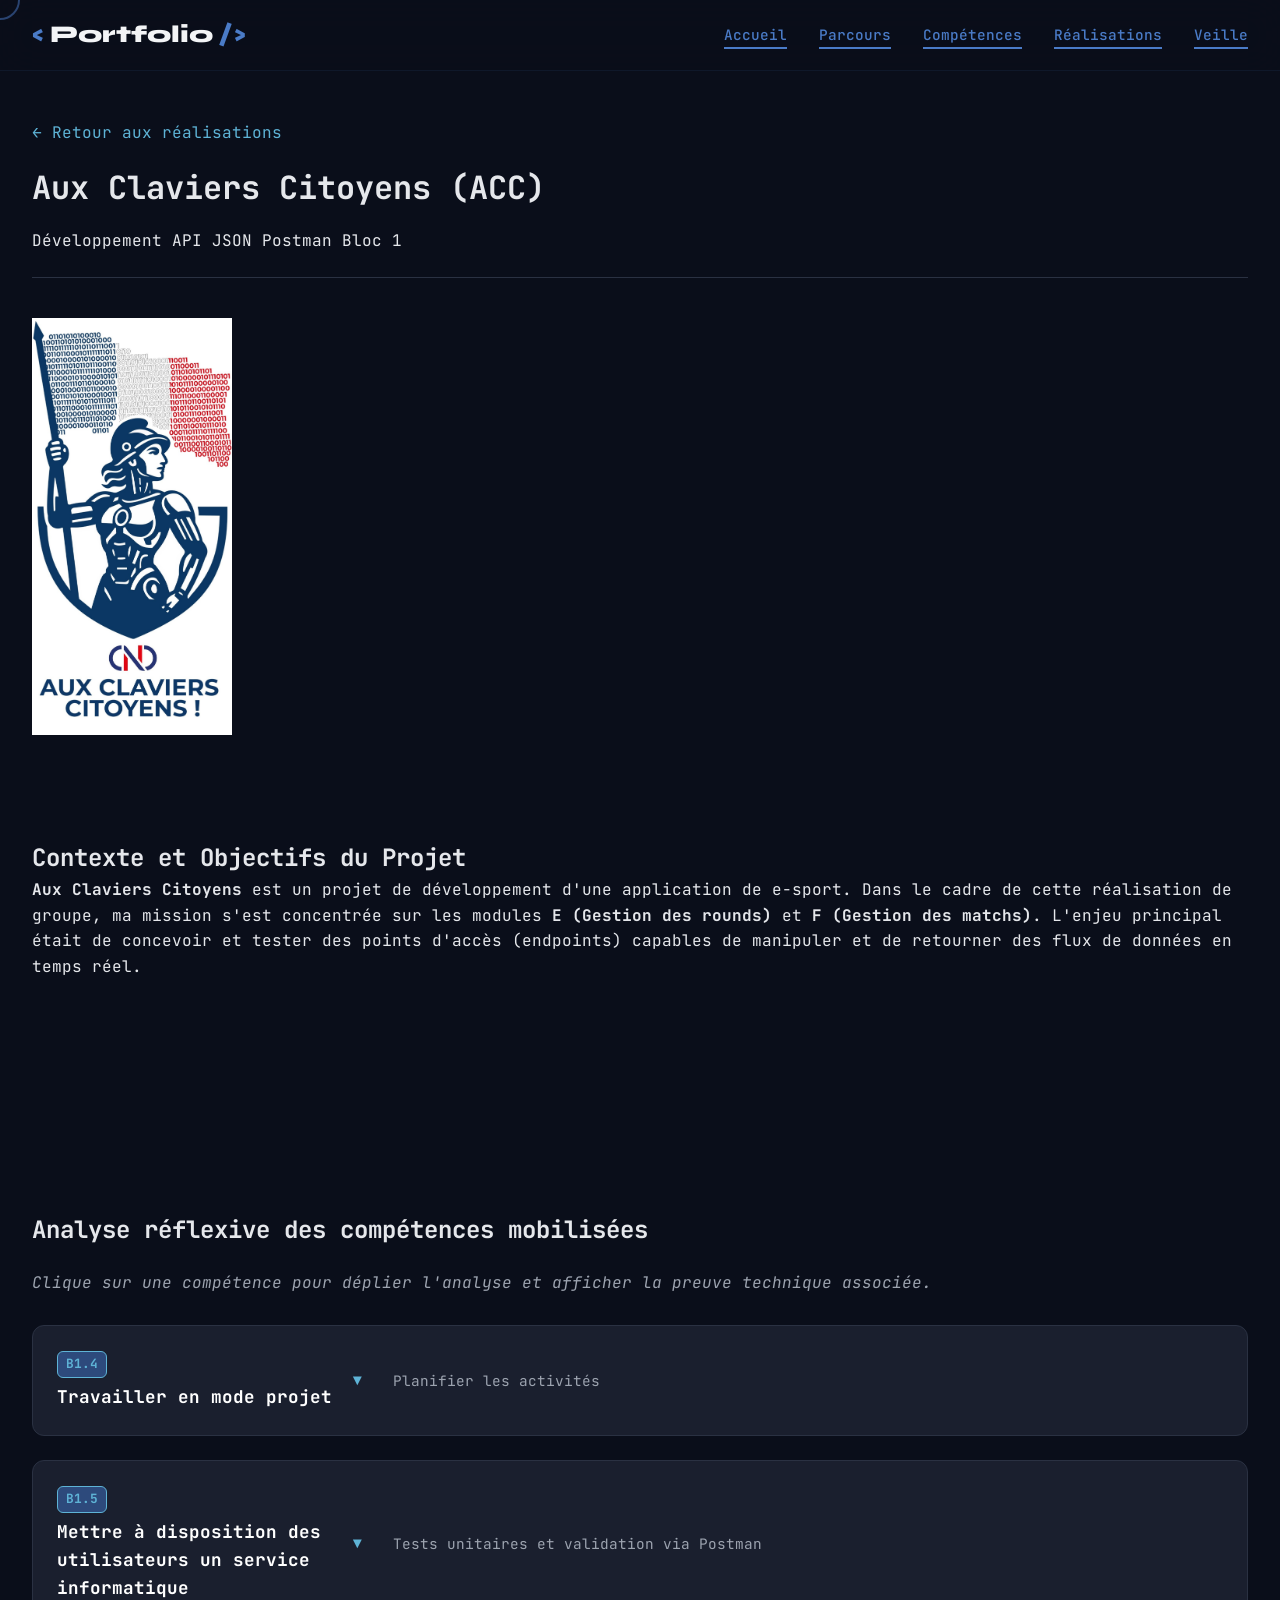
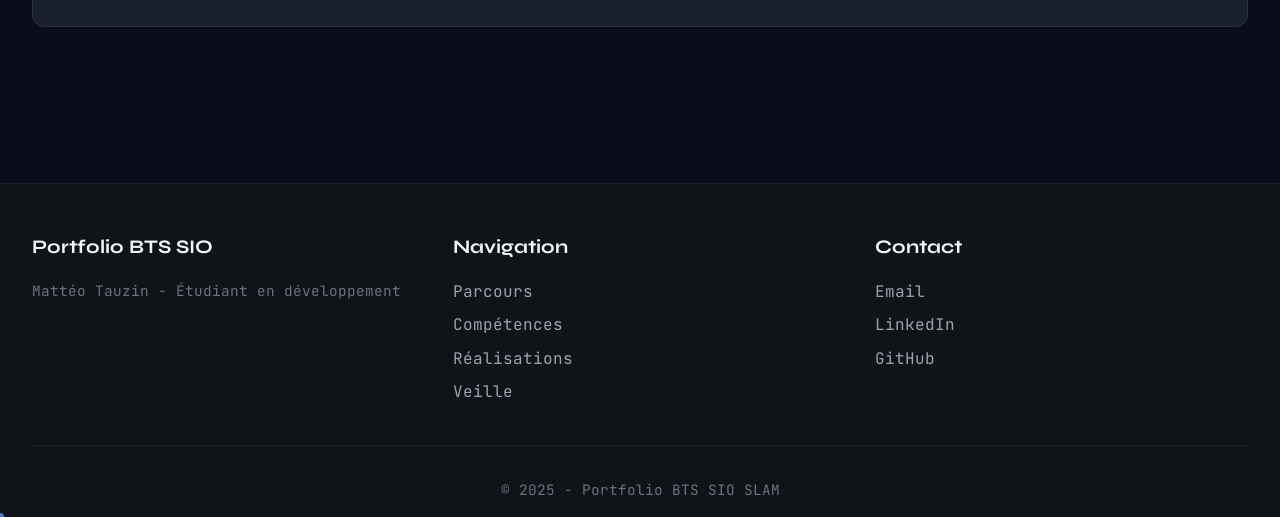
<file: projets/projet-acc.html>
<!DOCTYPE html>
<html lang="fr">
<head>
    <meta charset="UTF-8">
    <meta name="viewport" content="width=device-width, initial-scale=1.0">
    <meta name="description" content="Dossier technique : Aux Claviers Citoyens - Mattéo Tauzin">
    <title>Aux Claviers Citoyens - Portfolio BTS SIO</title>
    
    <link rel="stylesheet" href="../css/styles.css">
    
    <link rel="preconnect" href="https://fonts.googleapis.com">
    <link rel="preconnect" href="https://fonts.gstatic.com" crossorigin>
    <link href="https://fonts.googleapis.com/css2?family=Syne:wght@400;600;700;800&family=JetBrains+Mono:wght@300;400;500&display=swap" rel="stylesheet">
</head>
<body>
    <nav class="navbar">
        <div class="nav-container">
            <div class="logo">
                <span class="logo-bracket">&lt;</span>
                <span class="logo-text">Portfolio</span>
                <span class="logo-bracket"/>/&gt;</span>
            </div>
            <ul class="nav-menu">
                <li><a href="../index.html" class="nav-link">Accueil</a></li>
                <li><a href="../parcours.html" class="nav-link">Parcours</a></li>
                <li><a href="../competences.html" class="nav-link">Compétences</a></li>
                <li><a href="../realisations.html" class="nav-link active">Réalisations</a></li>
                <li><a href="../veille.html" class="nav-link">Veille</a></li>
            </ul>
        </div>
    </nav>

    <main class="container" style="margin-top: 120px; padding-bottom: 60px;">
        <header class="project-header">
            <a href="../realisations.html" class="back-link">← Retour aux réalisations</a>
            <h1>Aux Claviers Citoyens (ACC)</h1>
            <div class="project-tags">
                <span class="tag">Développement API</span>
                <span class="tag">JSON</span>
                <span class="tag">Postman</span>
                <span class="tag">Bloc 1</span>
            </div>
        </header>

        <img src="../images/projets/LogoAcc.jpg" width="200" style="justify-content: center;" alt="Interface opérationnelle en localhost" onerror="this.style.borderColor='var(--gray-700)'">

        <section class="project-intro" style="margin-bottom: 40px;">
            <h2>Contexte et Objectifs du Projet</h2>
            <p>
                <strong>Aux Claviers Citoyens</strong> est un projet de développement d'une application de e-sport. 
                Dans le cadre de cette réalisation de groupe, ma mission s'est concentrée sur les modules 
                <strong>E (Gestion des rounds)</strong> et <strong>F (Gestion des matchs)</strong>. 
                L'enjeu principal était de concevoir et tester des points d'accès (endpoints) capables de manipuler et de retourner des flux de données en temps réel.
            </p>
        </section>

        <section class="competences-mapping">
            <h2 style="margin-bottom: 20px;">Analyse réflexive des compétences mobilisées</h2>
            <p style="color: var(--gray-400); margin-bottom: 30px; font-style: italic;">
                Clique sur une compétence pour déplier l'analyse et afficher la preuve technique associée.
            </p>
            
            <div class="mapping-container">


                <div class="mapping-row" id="comp-B14">
                    <div class="visible-part">
                        <div class="comp-side">
                            <div class="comp-badge">B1.4</div>
                            <h3>Travailler en mode projet</h3>
                        </div>
                        <div class="arrow-icon">▼</div>
                        <div class="preview-text">Planifier les activités</div>
                    </div>
                    
                    <div class="details-content">
                        <div class="details-grid">
                            <div class="details-text">
                                <h4>Application concrète :</h4>
                                <p>
                                    Le projet <strong>Aux Claviers Citoyens</strong> a été réalisé en équipe de manière collaborative. Afin d'organiser efficacement la répartition des tâches et de suivre l'avancement des livrables, nous avons mis en place une méthodologie agile aidée par un outil de gestion  <strong>Trello</strong>.
                                </p>
                                <p>
                                    Dans ce cadre, j'ai découpé mes tâches personnelles liées aux modules E (Rounds) et F (Matchs) en sous-tâches. Chaque tâche est passée par différents états : <em>À faire</em>, <em>En cours</em>, et <em>Terminé </em> après validation.
                                </p>
                                <p>
                                    Cette organisation a permis de garantir le respect de la date de rendu et d'identifier les problèmes de chaque personne du groupe.
                                </p>
                            </div>
                            <div class="details-image">
                                <img src="../images/projets/TrelloAccAP.png" alt="Preuve Postman" onerror="this.style.borderColor='var(--gray-700)'">
                                <span>Exemple de Gestion de projet avec Trello pour le projet ACC</span>
                            </div>
                        </div>
                    </div>
                </div>


                <div class="mapping-row">
                    <div class="visible-part">
                        <div class="comp-side">
                            <div class="comp-badge">B1.5</div>
                            <h3>Mettre à disposition des utilisateurs un service informatique</h3>
                        </div>
                        <div class="arrow-icon">▼</div>
                        <div class="preview-text">Tests unitaires et validation via Postman</div>
                    </div>
                    
                    <div class="details-content">
                        <div class="details-grid full-width-layout">
                            <div class="details-text">
                                <h4>Application concrète :</h4>
                                <p>
                                    Apres le développement de mes modules, j'ai réalisé avec mon groupe une documentation technique détaillée de l'API, 
                                    incluant les spécifications des endpoints, les formats de données attendus, et les exemples d'utilisation. 
                                    Cette documentation a été essentielle pour assurer une compréhension claire de l'API pour permettre de réaliser le front-end de l'application.
                                </p>
                            </div>
                            
                            <div class="details-image">
                                <img src="../images/projets/ExempleDocPostman.png" alt="Interface opérationnelle en localhost" style="max-width: 450px; width: 100%; height: auto;" onerror="this.style.borderColor='var(--gray-700)'">
                                <span>Exemple de la documentation technique Postman</span>
                            </div>

                            <p>
                                    Apres le développement de mes modules, j'ai réalisé des tests unitaires pour vérifier que mes fonction attendues fonctionnent correctement. 
                                    et pour simuler différents scénarios d'utilisation et m'assurer que les fonctions se comportaient comme prévu.
                            </p>

                            <div class="details-image">
                                <img src="../images/projets/testUnitExemple.png" alt="Interface opérationnelle en localhost" style="max-width: 450px; width: 100%; height: auto;" onerror="this.style.borderColor='var(--gray-700)'">
                                <span>Exemple de tests unitaires réalisés pour mes fonctions</span>
                            </div>
                        </div>
                    </div>
                </div>
                </div>

            </div>
        </section>
    </main>

    <footer class="footer">
        <div class="container">
            <div class="footer-content">
                <div class="footer-col">
                    <h4>Portfolio BTS SIO</h4>
                    <p>Mattéo Tauzin - Étudiant en développement</p>
                </div>
                <div class="footer-col">
                    <h4>Navigation</h4>
                    <ul class="footer-links">
                        <li><a href="../parcours.html">Parcours</a></li>
                        <li><a href="../competences.html">Compétences</a></li>
                        <li><a href="../realisations.html">Réalisations</a></li>
                        <li><a href="../veille.html">Veille</a></li>
                    </ul>
                </div>
                <div class="footer-col">
                    <h4>Contact</h4>
                    <ul class="footer-links">
                        <li><a href="mailto:matteo.tauzin@gmail.com">Email</a></li>
                        <li><a href="https://www.linkedin.com/in/matteo-tauzin-b878aa40b" target="_blank">LinkedIn</a></li>
                        <li><a href="https://github.com/matteotauzin-ship-it" target="_blank">GitHub</a></li>
                    </ul>
                </div>
            </div>
            <div class="footer-bottom">
                <p>&copy; 2025 - Portfolio BTS SIO SLAM</p>
            </div>
        </div>
    </footer>

    <script src="../js/script.js"></script>
    <script>
        // Script local pour animer les accordéons
        document.querySelectorAll('.mapping-row').forEach(row => {
            row.addEventListener('click', (e) => {
                // Évite d'exécuter si on clique directement sur l'image
                if(e.target.tagName === 'IMG') return;
                
                row.classList.toggle('active');
            });
        });
    </script>
</body>
</html>
</file>
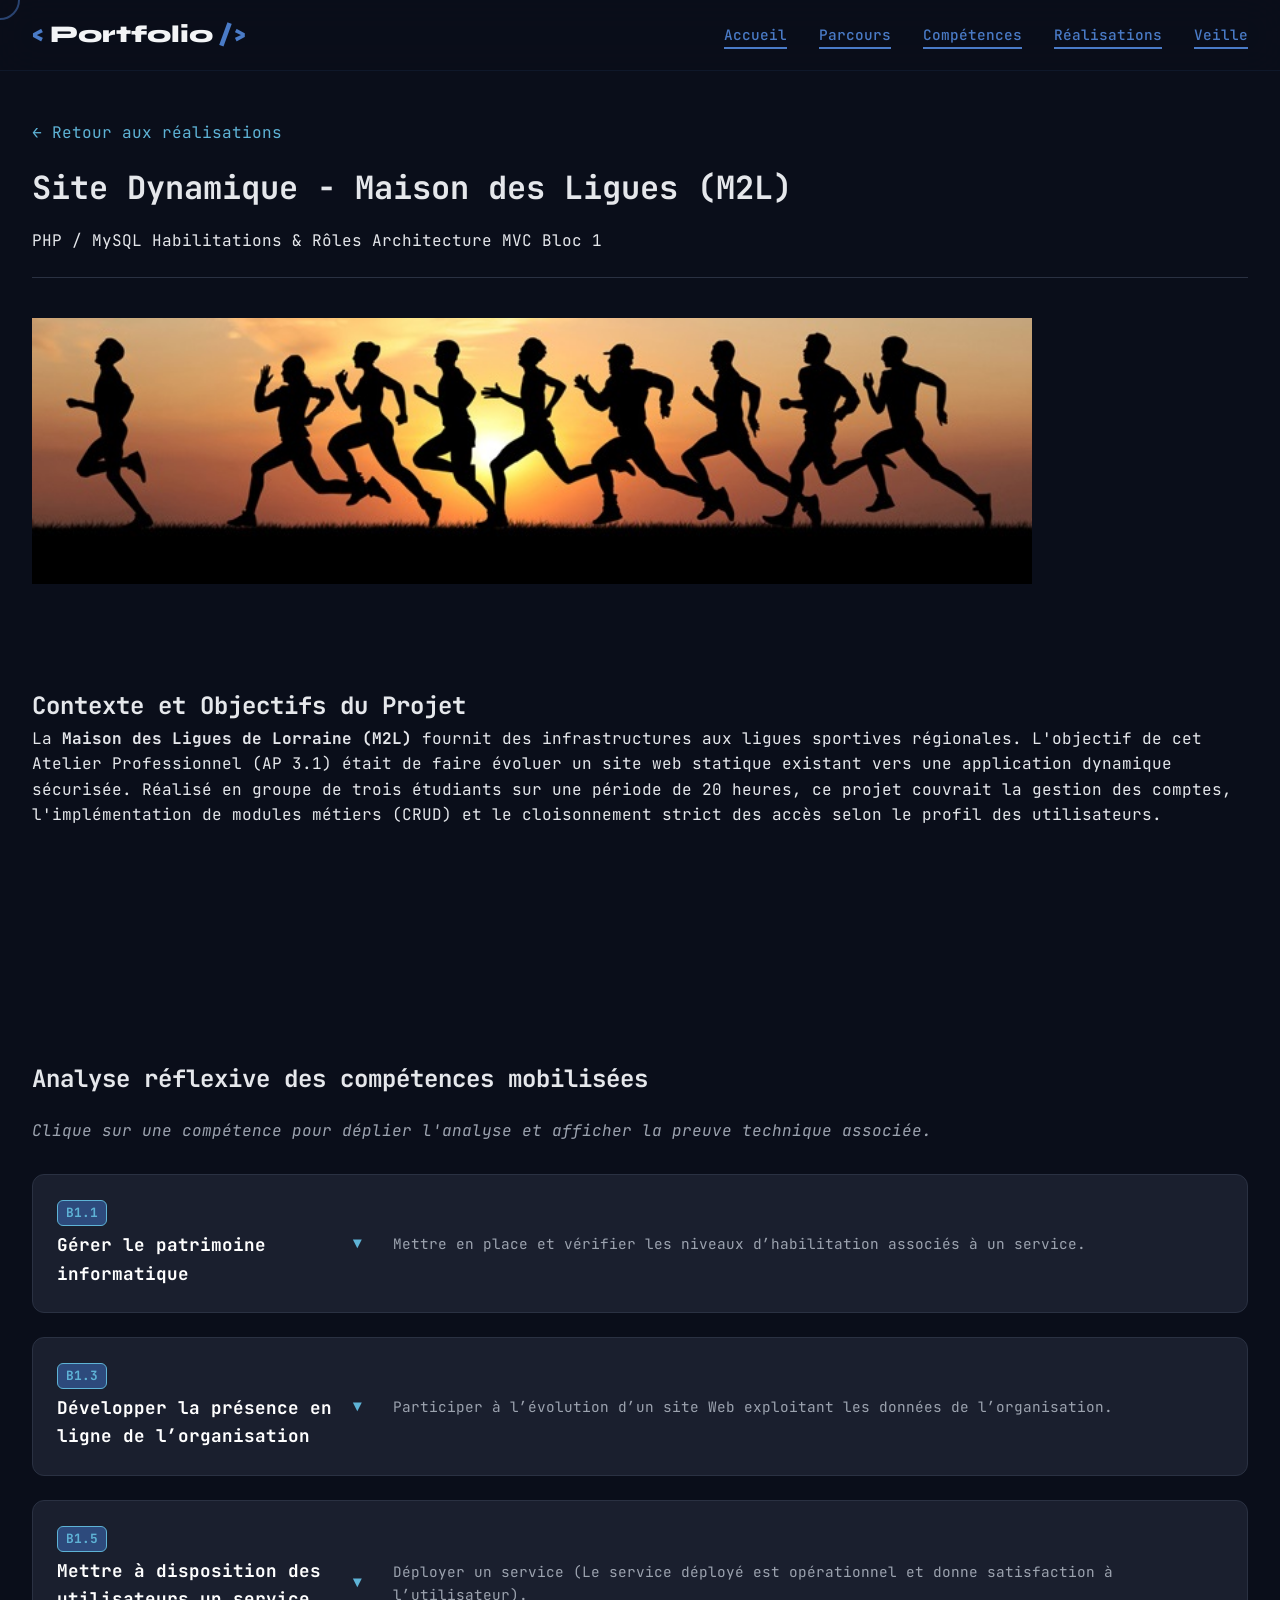
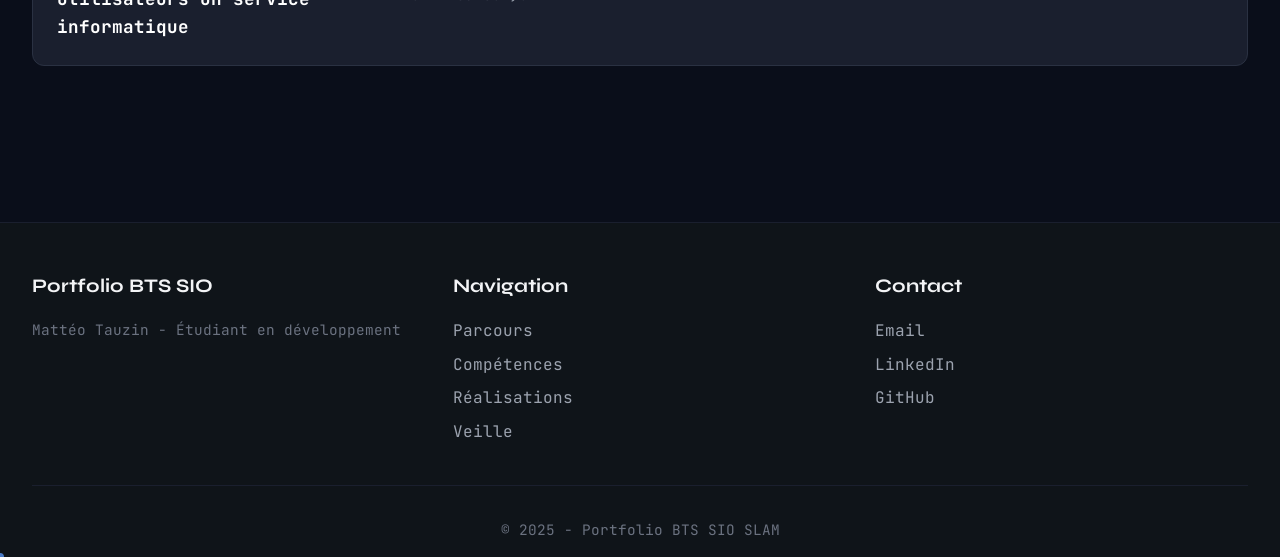
<file: projets/projet-m2l.html>
<!DOCTYPE html>
<html lang="fr">
<head>
    <meta charset="UTF-8">
    <meta name="viewport" content="width=device-width, initial-scale=1.0">
    <meta name="description" content="Dossier technique : Site Dynamique M2L - Mattéo Tauzin">
    <title>Maison des Ligues de Lorraine - Portfolio BTS SIO</title>
    
    <link rel="stylesheet" href="../css/styles.css">
    
    <link rel="preconnect" href="https://fonts.googleapis.com">
    <link rel="preconnect" href="https://fonts.gstatic.com" crossorigin>
    <link href="https://fonts.googleapis.com/css2?family=Syne:wght@400;600;700;800&family=JetBrains+Mono:wght@300;400;500&display=swap" rel="stylesheet">
</head>
<body>
    <nav class="navbar">
        <div class="nav-container">
            <div class="logo">
                <span class="logo-bracket">&lt;</span>
                <span class="logo-text">Portfolio</span>
                <span class="logo-bracket"/>/&gt;</span>
            </div>
            <ul class="nav-menu">
                <li><a href="../index.html" class="nav-link">Accueil</a></li>
                <li><a href="../parcours.html" class="nav-link">Parcours</a></li>
                <li><a href="../competences.html" class="nav-link">Compétences</a></li>
                <li><a href="../realisations.html" class="nav-link active">Réalisations</a></li>
                <li><a href="../veille.html" class="nav-link">Veille</a></li>
            </ul>
        </div>
    </nav>

    <main class="container" style="margin-top: 120px; padding-bottom: 60px;">
        <header class="project-header">
            <a href="../realisations.html" class="back-link">← Retour aux réalisations</a>
            <h1>Site Dynamique - Maison des Ligues (M2L)</h1>
            <div class="project-tags">
                <span class="tag">PHP / MySQL</span>
                <span class="tag">Habilitations & Rôles</span>
                <span class="tag">Architecture MVC</span>
                <span class="tag">Bloc 1</span>
            </div>
        </header>

        <img src="../images/projets/LogoM2L.jpg" width="1000" style="justify-content: center;" alt="Interface opérationnelle en localhost" onerror="this.style.borderColor='var(--gray-700)'">

        <section class="project-intro" style="margin-bottom: 40px;">
            <h2>Contexte et Objectifs du Projet</h2>
            <p>
                La <strong>Maison des Ligues de Lorraine (M2L)</strong> fournit des infrastructures aux ligues sportives régionales. L'objectif de cet Atelier Professionnel (AP 3.1) était de faire évoluer un site web statique existant vers une application dynamique sécurisée. Réalisé en groupe de trois étudiants sur une période de 20 heures, ce projet couvrait la gestion des comptes, l'implémentation de modules métiers (CRUD) et le cloisonnement strict des accès selon le profil des utilisateurs.
            </p>
        </section>

        <section class="competences-mapping">
            <h2 style="margin-bottom: 20px;">Analyse réflexive des compétences mobilisées</h2>
            <p style="color: var(--gray-400); margin-bottom: 30px; font-style: italic;">
                Clique sur une compétence pour déplier l'analyse et afficher la preuve technique associée.
            </p>
            
            <div class="mapping-container">
                
                <div class="mapping-row">
                    <div class="visible-part">
                        <div class="comp-side">
                            <div class="comp-badge">B1.1</div>
                            <h3>Gérer le patrimoine informatique</h3>
                        </div>
                        <div class="arrow-icon">▼</div>
                        <div class="preview-text">Mettre en place et vérifier les niveaux d’habilitation associés à un service.</div>
                    </div>
                    
                    <div class="details-content">
                        <div class="details-grid full-width-layout">
                            <div class="details-text">
                                <h4>Application concrète :</h4>
                                <p>
                                    Afin de sécuriser les données sensibles de l'organisation (telles que les bulletins de salaire ou les informations des intervenants), j'ai participé à la mise en œuvre d'une gestion des droits d'accès au niveau de la base de données relationnelle <strong>MySQL</strong>
                                </p>
                                <p>
                                    Comme le montre l'extraction de la table <code>type_utilisateur</code>, nous avons créer 5 profils dotés d'identifiants uniques (<code>idTypeU</code>) : Administrateur, Bénévole, Salarié, RH et Secrétaire. 
                                </p>
                                <p>
                                    Ce niveau d'habilitation permet d'appliquer la logique de contrôle côté back-end : par exemple, le rôle *RH* (ID 4) est le seul autorisé à manipuler l'ensemble des contrats, tandis qu'un utilisateur *Bénévole*  ne peut consulter que ses informations personnelles.
                                </p>
                            </div>
                            <div class="details-image">
                                <img src="../images/projets/HabilitationM2L.png" alt="Table type_utilisateur phpMyAdmin" style="max-width: 400px; width: 100%; height: auto;" onerror="this.style.borderColor='var(--gray-700)'">
                                <span>Structure relationnelle des profils de connexion et des habilitations (phpMyAdmin)</span>
                            </div>

                            <div class="details-image">
                                <img src="../images/projets/DiffRHetNonConnecter.png" alt="Table type_utilisateur phpMyAdmin" onerror="this.style.borderColor='var(--gray-700)'">
                                <span>Interface quand tu n'est pas connecté / Interface connectée en tant que RH</span>
                            </div>
                        </div>
                    </div>
                </div>
                
                <div class="mapping-row">
                    <div class="visible-part">
                        <div class="comp-side">
                            <div class="comp-badge">B1.3</div>
                            <h3>Développer la présence en ligne de l’organisation</h3>
                        </div>
                        <div class="arrow-icon">▼</div>
                        <div class="preview-text">Participer à l’évolution d’un site Web exploitant les données de l’organisation.</div>
                    </div>
                    
                    <div class="details-content">
                        <div class="details-grid full-width-layout">
                            <div class="details-text">
                                <h4>Application concrète :</h4>
                                <p>
                                    Le site initial de la Maison des Ligues était purement statique. Ma mission a consisté à le faire évoluer afin de rendre l'affichage des informations (intervenants) totalement dynamique et dépendant des données stockées dans notre base de données.
                                </p>
                                <p>
                                    Pour réaliser cette évolution, j'ai développé des scripts en <strong>PHP</strong> permettant d'établir une connexion à la base de données. J'ai ensuite écrit les requêtes SQL nécessaires (avec jointures, comme <code>FROM utilisateur U JOIN salarie S ON U.idUser = S.idUser</code>) pour extraire proprement les informations et les injecter dynamiquement dans les vues. Tout cela en modèle MVC.
                                </p>
                                <p>
                                    Cette intégration permet de mettre à jour automatiquement sur le site dès qu'un changement survient dans la base de données. 
                                </p>
                            </div>
                            <div class="details-image">
                                <img src="../images/projets/M2Lfunction&Page.png" alt="Code PHP et rendu M2L" onerror="this.style.borderColor='var(--gray-700)'">
                                <span>Extrait d'une fonction PHP pour récupérer les données et les afficher sur le site</span>
                            </div>
                        </div>
                    </div>
                </div>

                <div class="mapping-row">
                    <div class="visible-part">
                        <div class="comp-side">
                            <div class="comp-badge">B1.5</div>
                            <h3>Mettre à disposition des utilisateurs un service informatique</h3>
                        </div>
                        <div class="arrow-icon">▼</div>
                        <div class="preview-text">Déployer un service (Le service déployé est opérationnel et donne satisfaction à l’utilisateur).</div>
                    </div>
                    
                    <div class="details-content">
                        <div class="details-grid full-width-layout">
                            <div class="details-text">
                                <h4>Application concrète :</h4>
                                <p>
                                    Une fois l'implémentation des modules PHP terminée et validée par l'équipe, On as procédé au <strong>déploiement de l'application</strong> sur notre environnement de simulation local s'appuyant sur l'architecture WAMP/XAMPP.
                                </p>
                                
                                
                            </div>
                            <div class="details-image">
                                <img src="../images/projets/wampetM2L.png" alt="Interface opérationnelle en localhost" onerror="this.style.borderColor='var(--gray-700)'">
                                <span>validation finale de la plateforme M2L déployée et testée en local</span>
                            </div>
                        </div>
                    </div>
                </div>

            </div>
        </section>
    </main>

    <footer class="footer">
        <div class="container">
            <div class="footer-content">
                <div class="footer-col">
                    <h4>Portfolio BTS SIO</h4>
                    <p>Mattéo Tauzin - Étudiant en développement</p>
                </div>
                <div class="footer-col">
                    <h4>Navigation</h4>
                    <ul class="footer-links">
                        <li><a href="parcours.html">Parcours</a></li>
                        <li><a href="competences.html">Compétences</a></li>
                        <li><a href="realisations.html">Réalisations</a></li>
                        <li><a href="veille.html">Veille</a></li>
                    </ul>
                </div>
                <div class="footer-col">
                    <h4>Contact</h4>
                    <ul class="footer-links">
                        <li><a href="mailto:matteo.tauzin@gmail.com">Email</a></li>
                        <li><a href="https://www.linkedin.com/in/matteo-tauzin-b878aa40b" target="_blank">LinkedIn</a></li>
                        <li><a href="https://github.com/matteotauzin-ship-it" target="_blank">GitHub</a></li>
                    </ul>
                </div>
            </div>
            <div class="footer-bottom">
                <p>&copy; 2025 - Portfolio BTS SIO SLAM</p>
            </div>
        </div>
    </footer>

    <script src="../js/script.js"></script>
    <script>
        // Script local pour animer les accordéons
        document.querySelectorAll('.mapping-row').forEach(row => {
            row.addEventListener('click', (e) => {
                if(e.target.tagName === 'IMG') return; // Ne ferme pas si on clique sur l'image
                row.classList.toggle('active');
            });
        });
    </script>
</body>
</html>
</file>
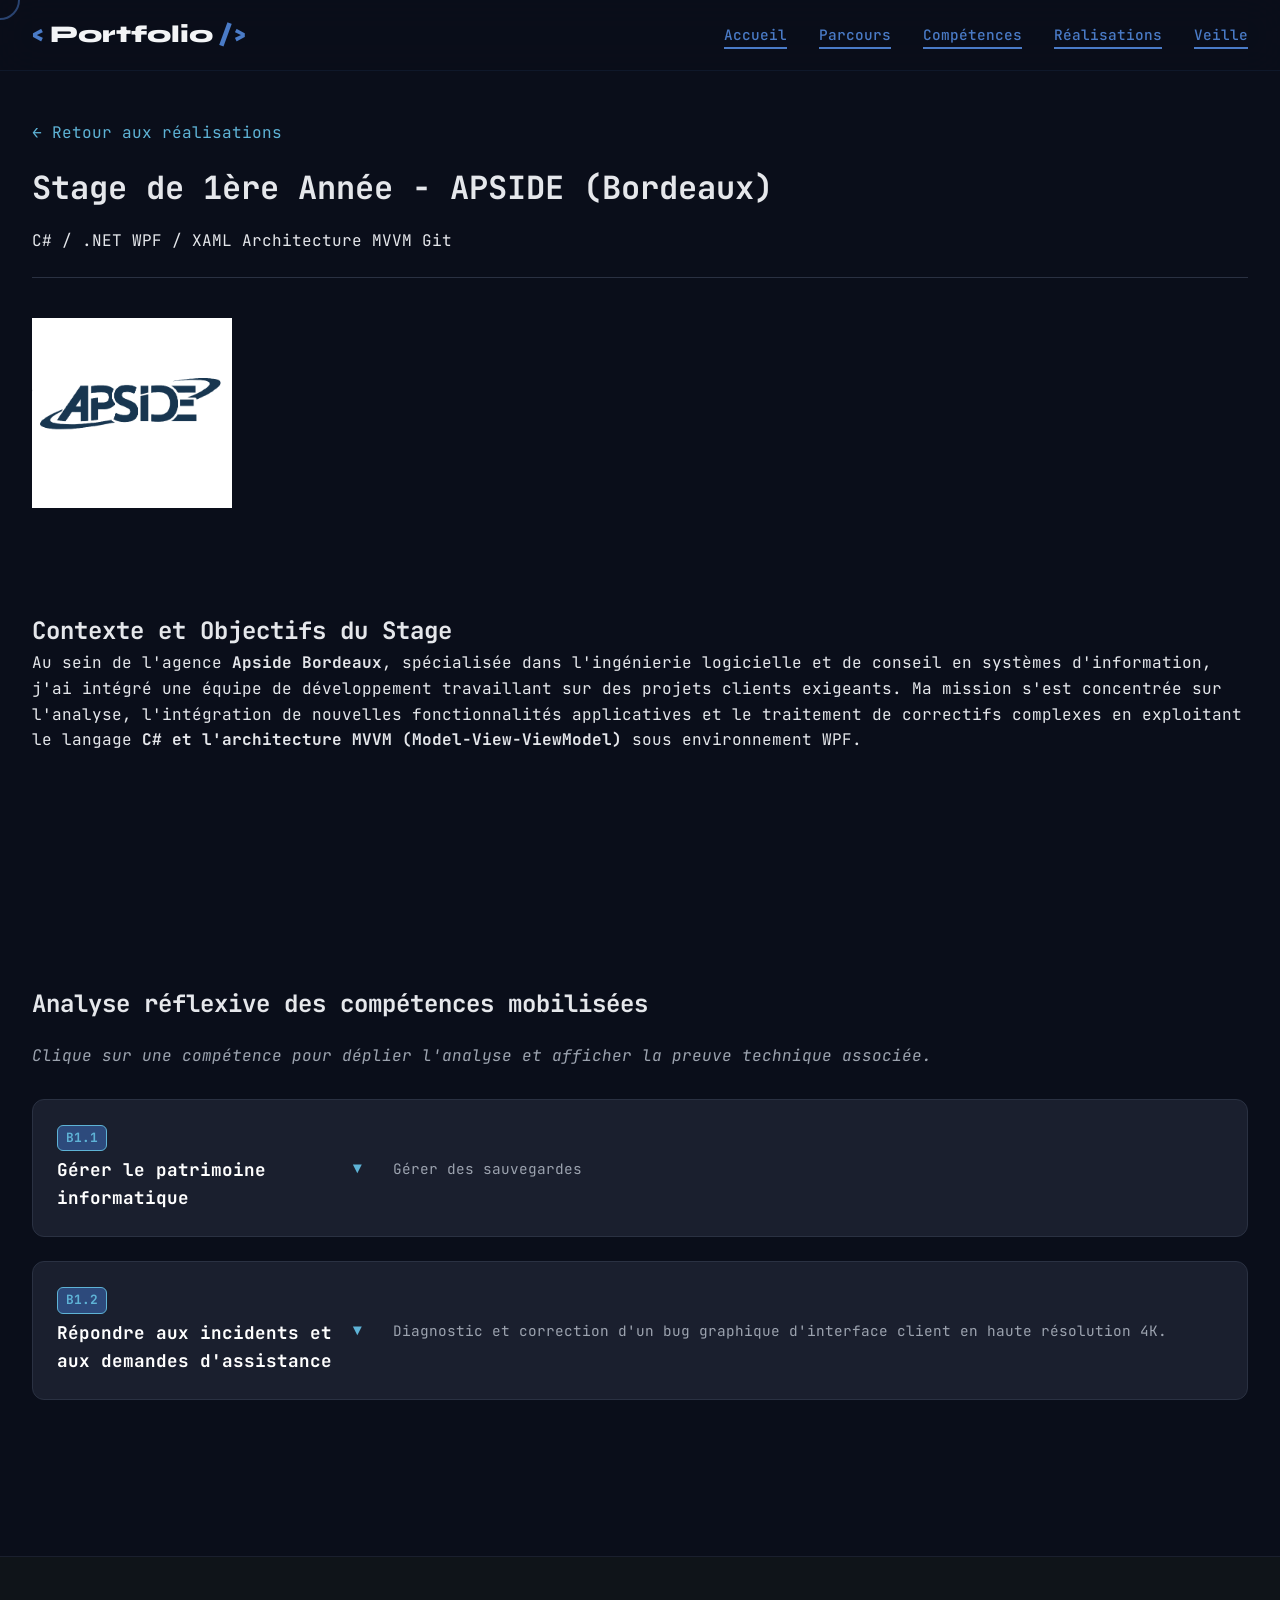
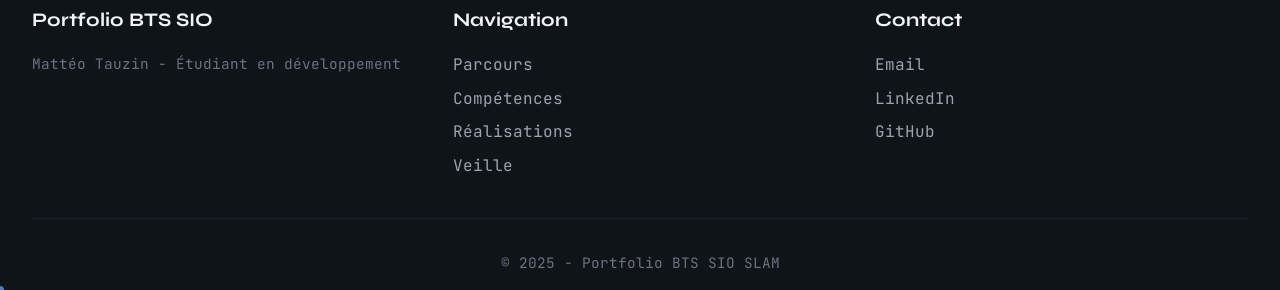
<file: projets/projet-stage1.html>
<!DOCTYPE html>
<html lang="fr">
<head>
    <meta charset="UTF-8">
    <meta name="viewport" content="width=device-width, initial-scale=1.0">
    <meta name="description" content="Dossier technique : Stage 1ère Année - Mattéo Tauzin">
    <title>Stage Apside - Portfolio BTS SIO</title>
    
    <link rel="stylesheet" href="../css/styles.css">
    
    <link rel="preconnect" href="https://fonts.googleapis.com">
    <link rel="preconnect" href="https://fonts.gstatic.com" crossorigin>
    <link href="https://fonts.googleapis.com/css2?family=Syne:wght@400;600;700;800&family=JetBrains+Mono:wght@300;400;500&display=swap" rel="stylesheet">
</head>
<body>
    <nav class="navbar">
        <div class="nav-container">
            <div class="logo">
                <span class="logo-bracket">&lt;</span>
                <span class="logo-text">Portfolio</span>
                <span class="logo-bracket"/>/&gt;</span>
            </div>
            <ul class="nav-menu">
                <li><a href="../index.html" class="nav-link">Accueil</a></li>
                <li><a href="../parcours.html" class="nav-link">Parcours</a></li>
                <li><a href="../competences.html" class="nav-link">Compétences</a></li>
                <li><a href="../realisations.html" class="nav-link active">Réalisations</a></li>
                <li><a href="../veille.html" class="nav-link">Veille</a></li>
            </ul>
        </div>
    </nav>

    <main class="container" style="margin-top: 120px; padding-bottom: 60px;">
        <header class="project-header">
            <a href="../realisations.html" class="back-link">← Retour aux réalisations</a>
            <h1>Stage de 1ère Année - APSIDE (Bordeaux)</h1>
            <div class="project-tags">
                <span class="tag">C# / .NET</span>
                <span class="tag">WPF / XAML</span>
                <span class="tag">Architecture MVVM</span>
                <span class="tag">Git</span>
            </div>
        </header>

        <img src="../images/projets/Apside-logo.png" width="200" style="justify-content: center;" alt="Interface opérationnelle en localhost" onerror="this.style.borderColor='var(--gray-700)'">

        <section class="project-intro" style="margin-bottom: 40px;">
            <h2>Contexte et Objectifs du Stage</h2>
            <p>
                Au sein de l'agence <strong>Apside Bordeaux</strong>, spécialisée dans l'ingénierie logicielle et de conseil en systèmes d'information, j'ai intégré une équipe de développement travaillant sur des projets clients exigeants. Ma mission s'est concentrée sur l'analyse, l'intégration de nouvelles fonctionnalités applicatives et le traitement de correctifs complexes en exploitant le langage <strong>C# et l'architecture MVVM (Model-View-ViewModel)</strong> sous environnement WPF.
            </p>
        </section>

        <section class="competences-mapping">
            <h2 style="margin-bottom: 20px;">Analyse réflexive des compétences mobilisées</h2>
            <p style="color: var(--gray-400); margin-bottom: 30px; font-style: italic;">
                Clique sur une compétence pour déplier l'analyse et afficher la preuve technique associée.
            </p>
            
            <div class="mapping-container">

                <div class="mapping-row">
                    <div class="visible-part">
                        <div class="comp-side">
                            <div class="comp-badge">B1.1</div>
                            <h3>Gérer le patrimoine informatique</h3>
                        </div>
                        <div class="arrow-icon">▼</div>
                        <div class="preview-text">Gérer des sauvegardes</div>
                    </div>
                    
                    <div class="details-content">
                        <div class="details-grid full-width-layout">
                            <div class="details-text">
                                <h4>Application concrète :</h4>
                                <p>
                                    Dans le cadre de l'évolution de la solution logicielle du soft pour Naval Group, J'ai veillé à respecter la gestion des sauvegarde du soft. 
                                </p>
                                <p>
                                    Afin de ne pas casser le patrimoine logiciel, j'ai suivi les procédures de sauvegarde et de versioning, en m'assurant que chaque modification était correctement documentée et intégrée dans le système de contrôle de version Git. Avec ma propre branche et une validation par le client pour l'integrer dans la version finale du soft.
                                </p>
                            </div>
                            <div class="details-image">
                                <img src="../images/projets/PreuveApsideValidationModif.png" alt="Arborescence des configurations de données" onerror="this.style.borderColor='var(--gray-700)'">
                                <span>L’analyse faite pour le client afin qu'il puisse valider les modifications.</span>
                            </div>
                        </div>
                    </div>
                </div>
                
                <div class="mapping-row">
                    <div class="visible-part">
                        <div class="comp-side">
                            <div class="comp-badge">B1.2</div>
                            <h3>Répondre aux incidents et aux demandes d'assistance</h3>
                        </div>
                        <div class="arrow-icon">▼</div>
                        <div class="preview-text">Diagnostic et correction d'un bug graphique d'interface client en haute résolution 4K.</div>
                    </div>
                    
                    <div class="details-content">
                        <div class="details-grid full-width-layout">
                            <div class="details-text">
                                <h4>Application concrète :</h4>
                                <p>
                                    J'ai été affecté à la résolution d'une anomalie bloquante signalée par un client final sur une application de bureau. Lors de l'utilisation de moniteurs très haute définition (résolution 4K), la <em>Taskbar</em> de l'application se retrouvait tronquée et illisible.
                                </p>
                                <p>
                                    Pour traiter cet incident, j'ai configuré un environnement virtuel d'émulation graphique sous <strong>VMware</strong> pour reproduire précisément le comportement de l'affichage en 4K.
                                </p>
                            </div>
                            <div class="details-image">
                                <img src="../images/projets/CaptureVmWare.png" alt="Correction de bug graphique WPF" onerror="this.style.borderColor='var(--gray-700)'">
                                <span>Outil utilisé pour l'émulation graphique</span>
                            </div>
                            <div class="details-image">
                                <img src="../images/projets/TaskbarTronc.png" alt="Correction de bug graphique WPF" onerror="this.style.borderColor='var(--gray-700)'">
                                <span>TaskBar tronquée lors d'une résolution 4K</span>
                            </div>
                        </div>
                    </div>
                </div>



            </div>
        </section>
    </main>

    <footer class="footer">
        <div class="container">
            <div class="footer-content">
                <div class="footer-col">
                    <h4>Portfolio BTS SIO</h4>
                    <p>Mattéo Tauzin - Étudiant en développement</p>
                </div>
                <div class="footer-col">
                    <h4>Navigation</h4>
                    <ul class="footer-links">
                        <li><a href="parcours.html">Parcours</a></li>
                        <li><a href="competences.html">Compétences</a></li>
                        <li><a href="realisations.html">Réalisations</a></li>
                        <li><a href="veille.html">Veille</a></li>
                    </ul>
                </div>
                <div class="footer-col">
                    <h4>Contact</h4>
                    <ul class="footer-links">
                        <li><a href="mailto:matteo.tauzin@gmail.com">Email</a></li>
                        <li><a href="https://www.linkedin.com/in/matteo-tauzin-b878aa40b" target="_blank">LinkedIn</a></li>
                        <li><a href="https://github.com/matteotauzin-ship-it" target="_blank">GitHub</a></li>
                    </ul>
                </div>
            </div>
            <div class="footer-bottom">
                <p>&copy; 2025 - Portfolio BTS SIO SLAM</p>
            </div>
        </div>
    </footer>

    <script src="../js/script.js"></script>
    <script>
        document.querySelectorAll('.mapping-row').forEach(row => {
            row.addEventListener('click', (e) => {
                if(e.target.tagName === 'IMG') return;
                row.classList.toggle('active');
            });
        });
    </script>
</body>
</html>
</file>
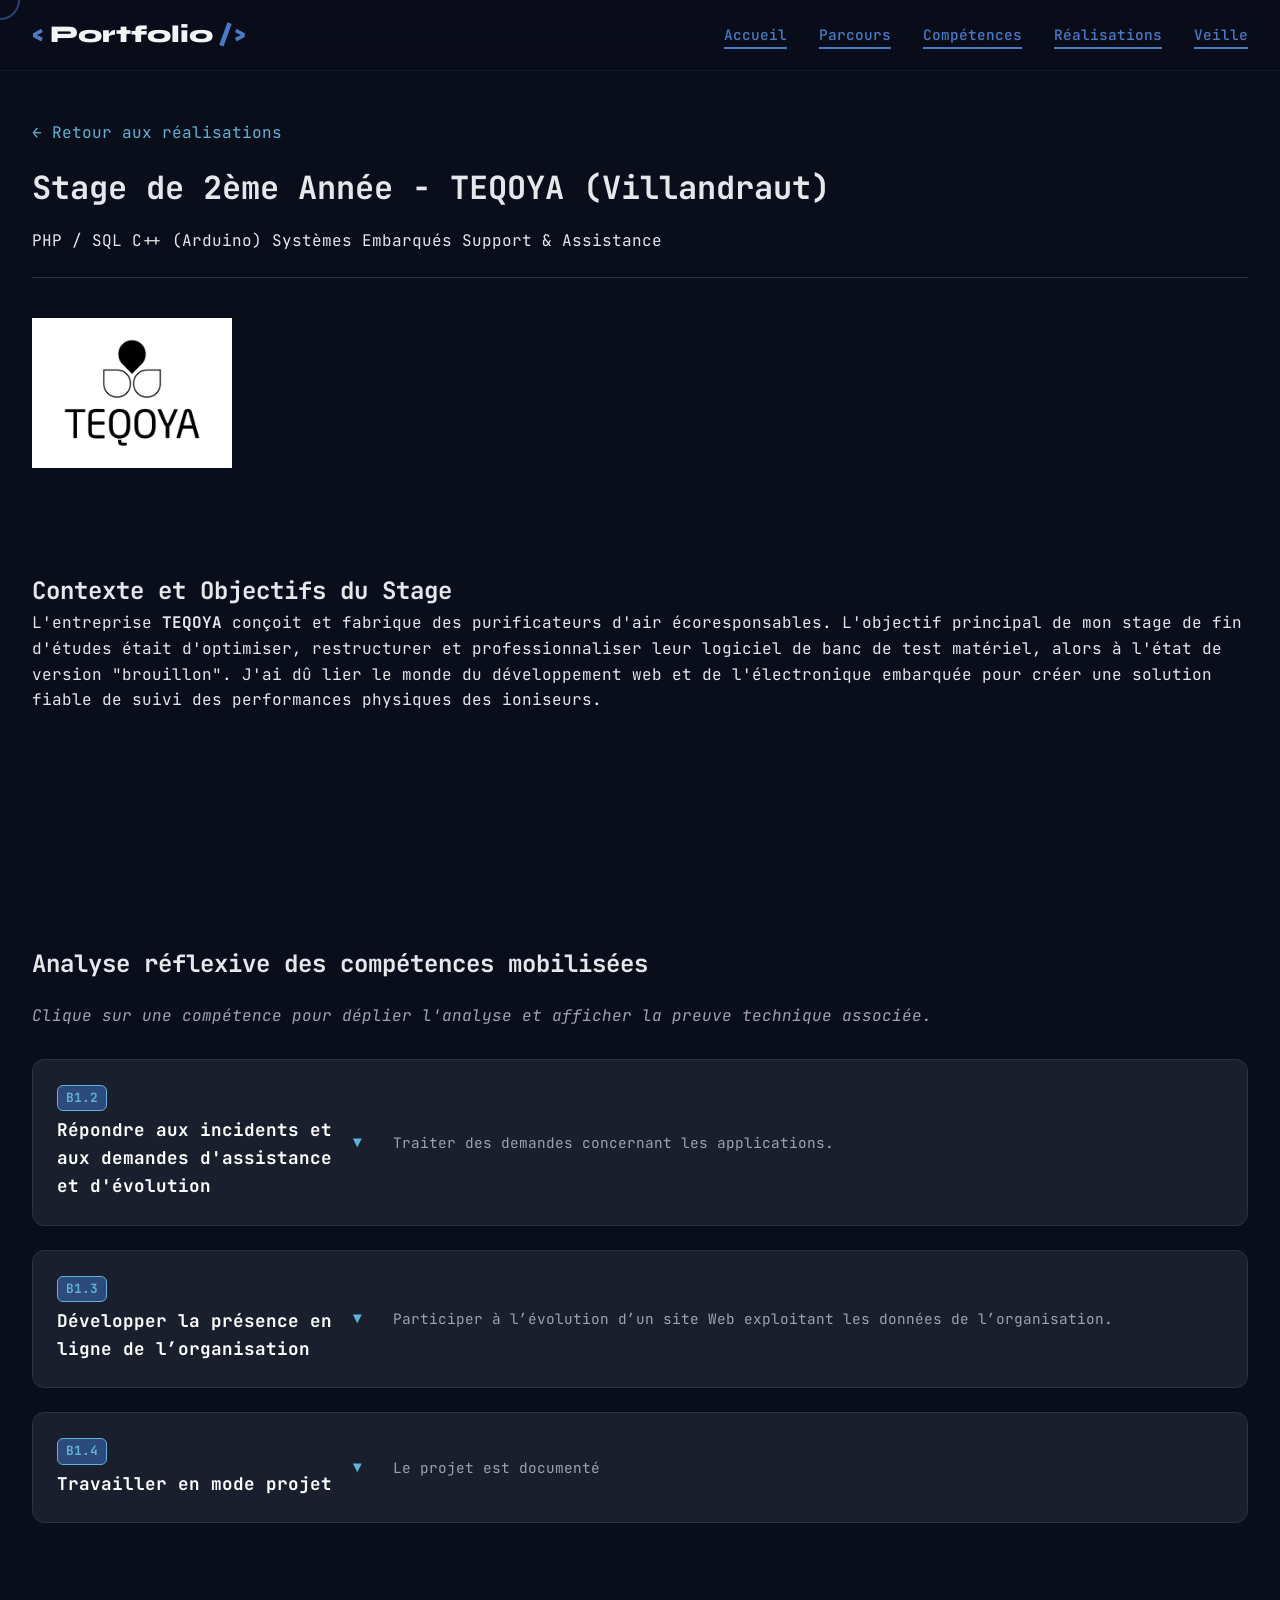
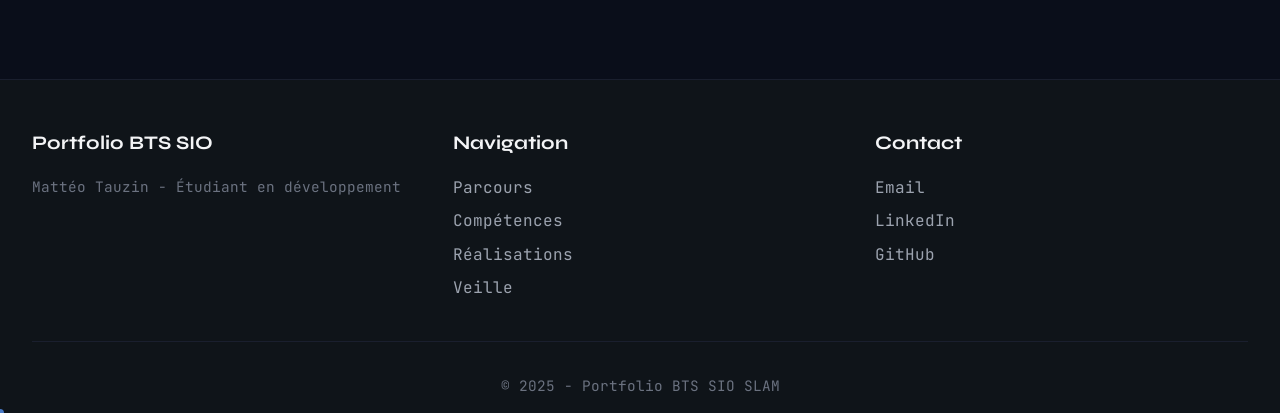
<file: projets/projet-stage2.html>
<!DOCTYPE html>
<html lang="fr">
<head>
    <meta charset="UTF-8">
    <meta name="viewport" content="width=device-width, initial-scale=1.0">
    <meta name="description" content="Dossier technique : Stage 2ème Année - Mattéo Tauzin">
    <title>Stage TEQOYA - Portfolio BTS SIO</title>
    
    <link rel="stylesheet" href="../css/styles.css">
    
    <link rel="preconnect" href="https://fonts.googleapis.com">
    <link rel="preconnect" href="https://fonts.gstatic.com" crossorigin>
    <link href="https://fonts.googleapis.com/css2?family=Syne:wght@400;600;700;800&family=JetBrains+Mono:wght@300;400;500&display=swap" rel="stylesheet">
</head>
<body>
    <nav class="navbar">
        <div class="nav-container">
            <div class="logo">
                <span class="logo-bracket">&lt;</span>
                <span class="logo-text">Portfolio</span>
                <span class="logo-bracket"/>/&gt;</span>
            </div>
            <ul class="nav-menu">
                <li><a href="../index.html" class="nav-link">Accueil</a></li>
                <li><a href="../parcours.html" class="nav-link">Parcours</a></li>
                <li><a href="../competences.html" class="nav-link">Compétences</a></li>
                <li><a href="../realisations.html" class="nav-link active">Réalisations</a></li>
                <li><a href="../veille.html" class="nav-link">Veille</a></li>
            </ul>
        </div>
    </nav>

    <main class="container" style="margin-top: 120px; padding-bottom: 60px;">
        <header class="project-header">
            <a href="../realisations.html" class="back-link">← Retour aux réalisations</a>
            <h1>Stage de 2ème Année - TEQOYA (Villandraut)</h1>
            <div class="project-tags">
                <span class="tag">PHP / SQL</span>
                <span class="tag">C++ (Arduino)</span>
                <span class="tag">Systèmes Embarqués</span>
                <span class="tag">Support &amp; Assistance</span>
            </div>
        </header>

        <img src="../images/projets/TeqoyaLogo.jpg" width="200" style="justify-content: center;" alt="Interface opérationnelle en localhost" onerror="this.style.borderColor='var(--gray-700)'">

        <section class="project-intro" style="margin-bottom: 40px;">
            <h2>Contexte et Objectifs du Stage</h2>
            <p>
                L'entreprise <strong>TEQOYA</strong> conçoit et fabrique des purificateurs d'air écoresponsables. L'objectif principal de mon stage de fin d'études était d'optimiser, restructurer et professionnaliser leur logiciel de banc de test matériel, alors à l'état de version "brouillon". J'ai dû lier le monde du développement web et de l'électronique embarquée pour créer une solution fiable de suivi des performances physiques des ioniseurs.
            </p>
        </section>

        <section class="competences-mapping">
            <h2 style="margin-bottom: 20px;">Analyse réflexive des compétences mobilisées</h2>
            <p style="color: var(--gray-400); margin-bottom: 30px; font-style: italic;">
                Clique sur une compétence pour déplier l'analyse et afficher la preuve technique associée.
            </p>

            
            
            <div class="mapping-container">

                <div class="mapping-row">
                    <div class="visible-part">
                        <div class="comp-side">
                            <div class="comp-badge">B1.2</div>
                            <h3>Répondre aux incidents et aux demandes d'assistance et d'évolution</h3>
                        </div>
                        <div class="arrow-icon">▼</div>
                        <div class="preview-text">Traiter des demandes concernant les applications.</div>
                    </div>
                    
                    <div class="details-content">
                        <div class="details-grid full-width-layout">
                            <div class="details-text">
                                <h4>Application concrète :</h4>
                                <p>
                                    Durant la réalisation de l'application web <em>TeqoBench</em>, j'ai pris en charge plusieurs demandes d'assistance et d'évolution applicative formulées par les utilisateurs. J'ai nettoyé l'interface graphique pour la rendre claire et intuitive pour les équipes de production.
                                </p>
                                <p>
                                    Sur le plan technique, j'ai ajouté plusieurs scripts dans un <code>collect.php</code>  . Afin de récupérer les données de plusieurs capteurs situés sur les bancs d'essais. 
                                </p>
                            </div>
                            <div class="details-image">
                                <img src="../images/projets/affichagedonneeBanc.png" alt="Analyse de flux et résolution d'incidents PHP" onerror="this.style.borderColor='var(--gray-700)'">
                                <span>Interface de visualisation des données</span>
                            </div>
                            <div class="details-image">
                                <img src="../images/projets/CaptureCodeDecodageDonnee.png" alt="Analyse de flux et résolution d'incidents PHP" onerror="this.style.borderColor='var(--gray-700)'">
                                <span>récuperation des données (Trames)</span>
                            </div>
                            <div class="details-image">
                                <img src="../images/projets/CaptureDecodageCapteur.png" alt="Analyse de flux et résolution d'incidents PHP" onerror="this.style.borderColor='var(--gray-700)'">
                                <span>Décodage des données reçues des capteurs</span>
                            </div>
                        </div>
                    </div>
                </div>
                
                <div class="mapping-row">
                    <div class="visible-part">
                        <div class="comp-side">
                            <div class="comp-badge">B1.3</div>
                            <h3>Développer la présence en ligne de l’organisation</h3>
                        </div>
                        <div class="arrow-icon">▼</div>
                        <div class="preview-text">Participer à l’évolution d’un site Web exploitant les données de l’organisation.</div>
                    </div>
                    
                    <div class="details-content">
                        <div class="details-grid full-width-layout">
                            <div class="details-text">
                                <h4>Application concrète :</h4>
                                <p>
                                    Pour mettre fin à l'éparpillage des résultats de tests, j'ai développé un <strong>site internet local en PHP</strong> destiné aux techniciens de TEQOYA. Ce site est directement interfacé avec une <strong>base de données relationnelle SQL</strong> que j'ai structurée pour centraliser et archiver proprement les métriques collectées.
                                </p>
                                <p>
                                    Cette refonte applicative a permis de remplacer l'ancien système lent par une plateforme fluide, capable d'afficher en temps réel l'ensemble des résultats des bancs d'essais sans aucune latence d'exécution, fiabilisant ainsi le contrôle qualité des purificateurs avant leur commercialisation.
                                </p>
                            </div>
                            <div class="details-image">
                                <img src="../images/projets/AirObserversite.png" alt="Structure BDD ou Interface PHP du banc" onerror="this.style.borderColor='var(--gray-700)'">
                                <span>Aperçu du site de connexion à son espace personnel</span>
                            </div>
                            <div class="details-image">
                                <img src="../images/projets/InterfaceExempleAir.webp" alt="Structure BDD ou Interface PHP du banc" onerror="this.style.borderColor='var(--gray-700)'">
                                <span>Aperçu de l'interface mobile pour voir les données de son capteur</span>
                            </div>
                        </div>
                    </div>
                </div>
                
                <div class="mapping-row">
                    <div class="visible-part">
                        <div class="comp-side">
                            <div class="comp-badge">B1.4</div>
                            <h3>Travailler en mode projet</h3>
                        </div>
                        <div class="arrow-icon">▼</div>
                        <div class="preview-text">Le projet est documenté</div>
                    </div>
                    
                    <div class="details-content">
                        <div class="details-grid full-width-layout">
                            <div class="details-text">
                                <h4>Application concrète :</h4>
                                <p>
                                    Afin de garantir la bonne méthode pour développer le nouveau soft pour <strong>TEQOYA</strong>, j'ai rédigé une documentation technique et détaillé permettant ainsi aux prochains développeurs de comprendre, maintenir et faire évoluer le système facilement sans blocage.
                                </p>
                                <p>
                                    Dans cette documentation, j'ai notamment modélisé l'<strong>architecture technique globale</strong> du projet, explicitant le flux des données depuis les capteurs physiques jusqu'à l'interface utilisateur web locale en PHP. 
                                </p>
                                <p>
                                    J'ai également documenté avec précision le <strong>format des trames et le protocole de décodage</strong> des données reçues des capteurs du banc de test (température, humidité, poussière). 
                                </p>
                            </div>
                            <div class="details-image">
                                <img src="../images/projets/ArchiTechBanc.png" alt="Schéma d'architecture technique globale du banc d'essai" onerror="this.style.borderColor='var(--gray-700)'">
                                <span>Modélisation de l'architecture technique globale du banc d'essai </span>
                            </div>

                            <div class="details-image" style="margin-top: 1.5rem;">
                                <img src="../images/projets/Documentationtrames.png" alt="Documentation technique du format des trames de données" onerror="this.style.borderColor='var(--gray-700)'">
                                <span>Documentation technique du protocole de communication et du décodage des trames des capteurs</span>
                            </div>
                        </div>
                    </div>
                </div>


                

            </div>
        </section>
    </main>

    <footer class="footer">
        <div class="container">
            <div class="footer-content">
                <div class="footer-col">
                    <h4>Portfolio BTS SIO</h4>
                    <p>Mattéo Tauzin - Étudiant en développement</p>
                </div>
                <div class="footer-col">
                    <h4>Navigation</h4>
                    <ul class="footer-links">
                        <li><a href="parcours.html">Parcours</a></li>
                        <li><a href="competences.html">Compétences</a></li>
                        <li><a href="realisations.html">Réalisations</a></li>
                        <li><a href="veille.html">Veille</a></li>
                    </ul>
                </div>
                <div class="footer-col">
                    <h4>Contact</h4>
                    <ul class="footer-links">
                        <li><a href="mailto:matteo.tauzin@gmail.com">Email</a></li>
                        <li><a href="https://www.linkedin.com/in/matteo-tauzin-b878aa40b" target="_blank">LinkedIn</a></li>
                        <li><a href="https://github.com/matteotauzin-ship-it" target="_blank">GitHub</a></li>
                    </ul>
                </div>
            </div>
            <div class="footer-bottom">
                <p>&copy; 2025 - Portfolio BTS SIO SLAM</p>
            </div>
        </div>
    </footer>

    <script src="../js/script.js"></script>
    <script>
        document.querySelectorAll('.mapping-row').forEach(row => {
            row.addEventListener('click', (e) => {
                if(e.target.tagName === 'IMG') return;
                row.classList.toggle('active');
            });
        });
    </script>
</body>
</html>
</file>
<file: css/styles.css>
/* ========================================
   VARIABLES & RESET
   ======================================== */

:root {
    /* Couleurs principales - Bleu foncé & Noir mat */
    --primary-dark: #0a0e1a;
    --primary-darker: #050810;
    --primary-blue: #1a2642;
    --accent-blue: #2d4a7c;
    --accent-bright: #4a7bc7;
    --accent-cyan: #5eb3d6;
    
    /* Couleurs neutres */
    --gray-900: #0f1419;
    --gray-800: #1a1f2e;
    --gray-700: #2a3142;
    --gray-600: #3d4558;
    --gray-500: #6b7280;
    --gray-400: #9ca3af;
    --gray-300: #d1d5db;
    --gray-200: #e5e7eb;
    --gray-100: #f3f4f6;
    
    /* Typographie */
    --font-display: 'Syne', sans-serif;
    --font-mono: 'JetBrains Mono', monospace;
    
    /* Espacements */
    --spacing-xs: 0.5rem;
    --spacing-sm: 1rem;
    --spacing-md: 2rem;
    --spacing-lg: 4rem;
    --spacing-xl: 6rem;
    
    /* Animations */
    --transition-fast: 0.2s cubic-bezier(0.4, 0, 0.2, 1);
    --transition-normal: 0.3s cubic-bezier(0.4, 0, 0.2, 1);
    --transition-slow: 0.6s cubic-bezier(0.4, 0, 0.2, 1);
}

* {
    margin: 0;
    padding: 0;
    box-sizing: border-box;
}

html {
    scroll-behavior: smooth;
}

body {
    font-family: var(--font-mono);
    background-color: var(--primary-dark);
    color: var(--gray-200);
    line-height: 1.6;
    overflow-x: hidden;
}

/* ========================================
   NAVIGATION
   ======================================== */

.navbar {
    position: fixed;
    top: 0;
    left: 0;
    right: 0;
    z-index: 1000;
    background: rgba(10, 14, 26, 0.8);
    backdrop-filter: blur(20px);
    border-bottom: 1px solid rgba(74, 123, 199, 0.1);
}

.nav-container {
    max-width: 1400px;
    margin: 0 auto;
    padding: 1rem 2rem;
    display: flex;
    justify-content: space-between;
    align-items: center;
}

.logo {
    font-family: var(--font-display);
    font-size: 1.5rem;
    font-weight: 800;
    color: var(--gray-100);
    display: flex;
    align-items: center;
    gap: 0.3rem;
}

.logo-bracket {
    color: var(--accent-bright);
}

.nav-menu {
    display: flex;
    gap: 2rem;
    list-style: none;
}

.nav-link {
    color: var(--gray-300);
    text-decoration: none;
    font-size: 0.9rem;
    font-weight: 500;
    position: relative;
    transition: color var(--transition-fast);
}

.nav-link::before {
    content: '';
    position: absolute;
    bottom: -5px;
    left: 0;
    width: 0;
    height: 2px;
    background: var(--accent-bright);
    transition: width var(--transition-normal);
}

.nav-link:hover,
.nav-link.active {
    color: var(--accent-bright);
}

.nav-link:hover::before,
.nav-link.active::before {
    width: 100%;
}

.nav-toggle {
    display: none;
    flex-direction: column;
    gap: 5px;
    cursor: pointer;
}

.nav-toggle span {
    width: 25px;
    height: 2px;
    background: var(--gray-300);
    transition: var(--transition-fast);
}

/* ========================================
   HERO SECTION
   ======================================== */

.hero {
    position: relative;
    min-height: 100vh;
    display: flex;
    align-items: center;
    justify-content: center;
    overflow: hidden;
    padding: 8rem 2rem 4rem;
}

.hero-background {
    position: absolute;
    inset: 0;
    z-index: 0;
}

.grid-overlay {
    position: absolute;
    inset: 0;
    background-image: 
        linear-gradient(rgba(74, 123, 199, 0.03) 1px, transparent 1px),
        linear-gradient(90deg, rgba(74, 123, 199, 0.03) 1px, transparent 1px);
    background-size: 50px 50px;
    animation: gridMove 20s linear infinite;
}

@keyframes gridMove {
    0% { transform: translate(0, 0); }
    100% { transform: translate(50px, 50px); }
}

.gradient-orb {
    position: absolute;
    border-radius: 50%;
    filter: blur(100px);
    opacity: 0.3;
    animation: float 8s ease-in-out infinite;
}

.orb-1 {
    width: 500px;
    height: 500px;
    background: radial-gradient(circle, var(--accent-blue) 0%, transparent 70%);
    top: -200px;
    right: -100px;
}

.orb-2 {
    width: 400px;
    height: 400px;
    background: radial-gradient(circle, var(--accent-cyan) 0%, transparent 70%);
    bottom: -150px;
    left: -100px;
    animation-delay: -4s;
}

@keyframes float {
    0%, 100% { transform: translate(0, 0) rotate(0deg); }
    33% { transform: translate(30px, -30px) rotate(120deg); }
    66% { transform: translate(-20px, 20px) rotate(240deg); }
}

.hero-content {
    position: relative;
    z-index: 1;
    max-width: 1400px;
    width: 100%;
    display: grid;
    grid-template-columns: 1.5fr 1fr;
    gap: 4rem;
    align-items: center;
}

.hero-tag {
    display: inline-block;
    color: var(--accent-cyan);
    font-size: 0.9rem;
    margin-bottom: 1rem;
    padding: 0.5rem 1rem;
    border: 1px solid var(--accent-blue);
    border-radius: 4px;
    background: rgba(45, 74, 124, 0.1);
    animation: slideDown 0.8s ease-out;
}

@keyframes slideDown {
    from {
        opacity: 0;
        transform: translateY(-20px);
    }
    to {
        opacity: 1;
        transform: translateY(0);
    }
}

.hero-title {
    font-family: var(--font-display);
    font-size: 4rem;
    font-weight: 800;
    line-height: 1.1;
    margin-bottom: 1.5rem;
    display: flex;
    flex-direction: column;
}

.title-line {
    display: block;
    animation: slideRight 0.8s ease-out;
    animation-fill-mode: both;
}

.title-line:nth-child(2) {
    animation-delay: 0.2s;
}

.title-accent {
    color: var(--accent-bright);
    background: linear-gradient(135deg, var(--accent-bright) 0%, var(--accent-cyan) 100%);
    -webkit-background-clip: text;
    -webkit-text-fill-color: transparent;
    background-clip: text;
}

@keyframes slideRight {
    from {
        opacity: 0;
        transform: translateX(-50px);
    }
    to {
        opacity: 1;
        transform: translateX(0);
    }
}

.hero-description {
    font-size: 1.1rem;
    color: var(--gray-400);
    margin-bottom: 2rem;
    max-width: 600px;
    line-height: 1.8;
    animation: fadeIn 0.8s ease-out 0.4s;
    animation-fill-mode: both;
}

@keyframes fadeIn {
    from {
        opacity: 0;
    }
    to {
        opacity: 1;
    }
}

.hero-buttons {
    display: flex;
    gap: 1rem;
    flex-wrap: wrap;
    animation: fadeIn 0.8s ease-out 0.6s;
    animation-fill-mode: both;
}

.btn {
    display: inline-flex;
    align-items: center;
    gap: 0.5rem;
    padding: 1rem 2rem;
    border-radius: 6px;
    text-decoration: none;
    font-weight: 500;
    font-size: 0.95rem;
    transition: all var(--transition-normal);
    cursor: pointer;
    border: none;
    font-family: var(--font-mono);
}

.btn-primary {
    background: linear-gradient(135deg, var(--accent-blue) 0%, var(--accent-bright) 100%);
    color: white;
    box-shadow: 0 4px 20px rgba(74, 123, 199, 0.3);
}

.btn-primary:hover {
    transform: translateY(-2px);
    box-shadow: 0 6px 30px rgba(74, 123, 199, 0.5);
}

.btn-primary .btn-icon {
    transition: transform var(--transition-normal);
}

.btn-primary:hover .btn-icon {
    transform: translateX(5px);
}

.btn-secondary {
    background: transparent;
    color: var(--gray-300);
    border: 1px solid var(--gray-600);
}

.btn-secondary:hover {
    background: rgba(45, 74, 124, 0.2);
    border-color: var(--accent-blue);
    color: var(--accent-bright);
}

/* Hero Image */
.hero-image {
    position: relative;
    display: flex;
    justify-content: center;
    align-items: center;
    animation: fadeIn 0.8s ease-out 0.8s;
    animation-fill-mode: both;
}

.image-frame {
    position: relative;
    width: 350px;
    height: 350px;
    display: flex;
    justify-content: center;
    align-items: center;
}

.image-placeholder {
    width: 100%;
    height: 100%;
    background: linear-gradient(135deg, var(--gray-800) 0%, var(--gray-900) 100%);
    border-radius: 12px;
    display: flex;
    justify-content: center;
    align-items: center;
    color: var(--accent-blue);
    overflow: hidden;
    border: 2px solid var(--gray-700);
}

.image-placeholder img {
    width: 100%;
    height: 100%;
    object-fit: cover;
}

.frame-corner {
    position: absolute;
    width: 30px;
    height: 30px;
    border: 2px solid var(--accent-bright);
}

.corner-tl {
    top: -10px;
    left: -10px;
    border-right: none;
    border-bottom: none;
}

.corner-tr {
    top: -10px;
    right: -10px;
    border-left: none;
    border-bottom: none;
}

.corner-bl {
    bottom: -10px;
    left: -10px;
    border-right: none;
    border-top: none;
}

.corner-br {
    bottom: -10px;
    right: -10px;
    border-left: none;
    border-top: none;
}

/* Scroll Indicator */
.scroll-indicator {
    position: absolute;
    bottom: 2rem;
    left: 50%;
    transform: translateX(-50%);
    display: flex;
    flex-direction: column;
    align-items: center;
    gap: 0.5rem;
    color: var(--gray-500);
    font-size: 0.8rem;
    animation: fadeIn 1s ease-out 1s, bounce 2s ease-in-out infinite 2s;
    animation-fill-mode: both;
}

.scroll-line {
    width: 2px;
    height: 40px;
    background: linear-gradient(to bottom, var(--accent-bright), transparent);
}

@keyframes bounce {
    0%, 100% { transform: translateX(-50%) translateY(0); }
    50% { transform: translateX(-50%) translateY(10px); }
}

/* ========================================
   CONTAINERS & LAYOUT
   ======================================== */

.container {
    max-width: 1400px;
    margin: 0 auto;
    padding: 0 2rem;
}

section {
    padding: var(--spacing-xl) 0;
}

.section-header {
    text-align: center;
    margin-bottom: var(--spacing-lg);
}

.section-tag {
    display: inline-block;
    color: var(--accent-cyan);
    font-size: 0.9rem;
    margin-bottom: 1rem;
    font-weight: 500;
}

.section-title {
    font-family: var(--font-display);
    font-size: 3rem;
    font-weight: 800;
    color: var(--gray-100);
    margin-bottom: 1rem;
}

/* ========================================
   ABOUT SECTION
   ======================================== */

.about {
    background: linear-gradient(180deg, var(--primary-dark) 0%, var(--primary-blue) 100%);
    position: relative;
}

.about::before {
    content: '';
    position: absolute;
    top: 0;
    left: 0;
    right: 0;
    height: 1px;
    background: linear-gradient(90deg, transparent, var(--accent-blue), transparent);
}

.about-content {
    display: grid;
    grid-template-columns: 1.5fr 1fr;
    gap: 4rem;
    align-items: center;
}

.about-text {
    font-size: 1rem;
    line-height: 1.8;
    color: var(--gray-300);
}

.lead-text {
    font-size: 1.3rem;
    color: var(--gray-200);
    font-weight: 500;
    margin-bottom: 1.5rem;
    line-height: 1.6;
}

.about-text p {
    margin-bottom: 1rem;
}

.about-stats {
    display: grid;
    gap: 1.5rem;
}

.stat-card {
    background: rgba(26, 38, 66, 0.5);
    border: 1px solid var(--gray-700);
    border-radius: 12px;
    padding: 2rem;
    text-align: center;
    backdrop-filter: blur(10px);
    transition: all var(--transition-normal);
}

.stat-card:hover {
    transform: translateY(-5px);
    border-color: var(--accent-blue);
    box-shadow: 0 10px 40px rgba(74, 123, 199, 0.2);
}

.stat-number {
    font-family: var(--font-display);
    font-size: 3rem;
    font-weight: 800;
    color: var(--accent-bright);
    margin-bottom: 0.5rem;
}

.stat-label {
    color: var(--gray-400);
    font-size: 0.9rem;
}

/* ========================================
   COMPETENCES SECTION
   ======================================== */

.competences-preview {
    background: var(--primary-darker);
}

.competences-grid {
    display: grid;
    grid-template-columns: repeat(auto-fit, minmax(350px, 1fr));
    gap: 2rem;
    margin-bottom: 3rem;
}

.competence-card {
    background: linear-gradient(135deg, var(--gray-900) 0%, var(--gray-800) 100%);
    border: 1px solid var(--gray-700);
    border-radius: 12px;
    padding: 2rem;
    transition: all var(--transition-normal);
    position: relative;
    overflow: hidden;
}

.competence-card::before {
    content: '';
    position: absolute;
    top: 0;
    left: 0;
    right: 0;
    height: 3px;
    background: linear-gradient(90deg, var(--accent-blue), var(--accent-bright));
    transform: scaleX(0);
    transform-origin: left;
    transition: transform var(--transition-normal);
}

.competence-card:hover {
    transform: translateY(-5px);
    border-color: var(--accent-blue);
    box-shadow: 0 10px 40px rgba(74, 123, 199, 0.3);
}

.competence-card:hover::before {
    transform: scaleX(1);
}

.competence-icon {
    width: 60px;
    height: 60px;
    background: rgba(45, 74, 124, 0.2);
    border-radius: 10px;
    display: flex;
    align-items: center;
    justify-content: center;
    margin-bottom: 1.5rem;
    color: var(--accent-bright);
}

.competence-card h3 {
    font-family: var(--font-display);
    font-size: 1.3rem;
    font-weight: 700;
    color: var(--gray-100);
    margin-bottom: 1rem;
}

.competence-card p {
    color: var(--gray-400);
    line-height: 1.6;
}

.section-cta {
    text-align: center;
}

/* ========================================
   FOOTER
   ======================================== */

.footer {
    background: var(--gray-900);
    border-top: 1px solid var(--gray-800);
    padding: 3rem 0 1rem;
}

.footer-content {
    display: grid;
    grid-template-columns: repeat(auto-fit, minmax(250px, 1fr));
    gap: 3rem;
    margin-bottom: 2rem;
}

.footer-col h4 {
    font-family: var(--font-display);
    font-size: 1.2rem;
    color: var(--gray-100);
    margin-bottom: 1rem;
}

.footer-col p {
    color: var(--gray-500);
    font-size: 0.9rem;
}

.footer-links {
    list-style: none;
}

.footer-links li {
    margin-bottom: 0.5rem;
}

.footer-links a {
    color: var(--gray-400);
    text-decoration: none;
    transition: color var(--transition-fast);
}

.footer-links a:hover {
    color: var(--accent-bright);
}

.footer-bottom {
    text-align: center;
    padding-top: 2rem;
    border-top: 1px solid var(--gray-800);
    color: var(--gray-500);
    font-size: 0.9rem;
}

/* ========================================
   RESPONSIVE
   ======================================== */

@media (max-width: 1024px) {
    .hero-title {
        font-size: 3rem;
    }
    
    .hero-content {
        grid-template-columns: 1fr;
        text-align: center;
    }
    
    .hero-text {
        order: 2;
    }
    
    .hero-image {
        order: 1;
    }
    
    .about-content {
        grid-template-columns: 1fr;
    }
    
    .competences-grid {
        grid-template-columns: repeat(auto-fit, minmax(280px, 1fr));
    }
}

@media (max-width: 768px) {
    .nav-menu {
        display: none;
    }
    
    .nav-toggle {
        display: flex;
    }
    
    .hero-title {
        font-size: 2.5rem;
    }
    
    .section-title {
        font-size: 2rem;
    }
    
    .image-frame {
        width: 280px;
        height: 280px;
    }
}

/* ========================================
   PAGE PARCOURS - STYLES SPÉCIFIQUES
   ======================================== */

/* Page Header */
.page-header {
    padding: 10rem 0 6rem;
    background: linear-gradient(135deg, var(--primary-dark) 0%, var(--primary-blue) 100%);
    position: relative;
    overflow: hidden;
}

.page-header::before {
    content: '';
    position: absolute;
    top: 0;
    left: 0;
    right: 0;
    height: 1px;
    background: linear-gradient(90deg, transparent, var(--accent-bright), transparent);
}

.page-header-content {
    text-align: center;
    position: relative;
    z-index: 1;
}

.page-tag {
    display: inline-block;
    color: var(--accent-cyan);
    font-size: 0.9rem;
    margin-bottom: 1rem;
    padding: 0.5rem 1rem;
    border: 1px solid var(--accent-blue);
    border-radius: 4px;
    background: rgba(45, 74, 124, 0.1);
}

.page-title {
    font-family: var(--font-display);
    font-size: 3.5rem;
    font-weight: 800;
    color: var(--gray-100);
    margin-bottom: 1.5rem;
}

.page-description {
    font-size: 1.1rem;
    color: var(--gray-400);
    max-width: 700px;
    margin: 0 auto;
    line-height: 1.8;
}

.header-decoration {
    position: absolute;
    bottom: 0;
    left: 0;
    right: 0;
    height: 2px;
    background: linear-gradient(90deg, transparent, var(--accent-blue), transparent);
}

/* Formation Section */
.formation-section {
    padding: 6rem 0;
    background: var(--primary-dark);
}

.formation-card {
    background: linear-gradient(135deg, var(--gray-900) 0%, var(--gray-800) 100%);
    border: 1px solid var(--gray-700);
    border-radius: 16px;
    padding: 3rem;
    margin-bottom: 3rem;
    transition: all var(--transition-normal);
}

.formation-card:hover {
    border-color: var(--accent-blue);
    box-shadow: 0 10px 40px rgba(74, 123, 199, 0.2);
}

.main-formation {
    display: flex;
    gap: 2rem;
    border-left: 4px solid var(--accent-bright);
}

.formation-icon {
    width: 80px;
    height: 80px;
    background: rgba(45, 74, 124, 0.2);
    border-radius: 12px;
    display: flex;
    align-items: center;
    justify-content: center;
    color: var(--accent-bright);
    flex-shrink: 0;
}

.formation-content {
    flex: 1;
}

.formation-header {
    display: flex;
    justify-content: space-between;
    align-items: flex-start;
    margin-bottom: 1.5rem;
    gap: 2rem;
}

.formation-header h3 {
    font-family: var(--font-display);
    font-size: 1.8rem;
    font-weight: 700;
    color: var(--gray-100);
    margin-bottom: 0.5rem;
}

.formation-speciality {
    color: var(--accent-cyan);
    font-size: 1.1rem;
    font-weight: 500;
}

.formation-date {
    color: var(--gray-400);
    font-size: 1rem;
    padding: 0.5rem 1rem;
    background: rgba(45, 74, 124, 0.2);
    border-radius: 6px;
    white-space: nowrap;
}

.formation-school {
    color: var(--gray-400);
    font-size: 1rem;
    margin-bottom: 1rem;
}

.formation-description ul {
    list-style: none;
    padding: 0;
    margin-top: 1rem;
}

.formation-description li {
    padding-left: 1.5rem;
    margin-bottom: 0.5rem;
    position: relative;
    color: var(--gray-300);
}

.formation-description li::before {
    content: '▹';
    position: absolute;
    left: 0;
    color: var(--accent-bright);
    font-weight: bold;
}

/* Formation Grid */
.formation-grid {
    display: grid;
    grid-template-columns: repeat(auto-fit, minmax(300px, 1fr));
    gap: 2rem;
}

.formation-card.secondary {
    display: flex;
    gap: 1.5rem;
    padding: 2rem;
}

.formation-year {
    font-family: var(--font-display);
    font-size: 2rem;
    font-weight: 800;
    color: var(--accent-bright);
}

.formation-info h4 {
    font-family: var(--font-display);
    font-size: 1.2rem;
    color: var(--gray-100);
    margin-bottom: 0.5rem;
}

.formation-mention {
    color: var(--accent-cyan);
    font-weight: 500;
    margin-top: 0.5rem;
}

/* Timeline Section */
.timeline-section {
    padding: 6rem 0;
    background: var(--primary-darker);
}

.timeline {
    position: relative;
    max-width: 900px;
    margin: 0 auto;
    padding-left: 3rem;
}

.timeline::before {
    content: '';
    position: absolute;
    left: 0;
    top: 0;
    bottom: 0;
    width: 2px;
    background: linear-gradient(180deg, var(--accent-bright) 0%, var(--accent-blue) 100%);
}

.timeline-item {
    position: relative;
    margin-bottom: 3rem;
    padding-left: 2rem;
}

.timeline-marker {
    position: absolute;
    left: -3.4rem;
    top: 0;
    width: 16px;
    height: 16px;
    background: var(--accent-bright);
    border: 3px solid var(--primary-darker);
    border-radius: 50%;
    box-shadow: 0 0 0 4px rgba(74, 123, 199, 0.2);
}

.timeline-item.highlight .timeline-marker {
    width: 20px;
    height: 20px;
    left: -3.6rem;
    background: var(--accent-cyan);
    box-shadow: 0 0 0 4px rgba(94, 179, 214, 0.3);
}

.timeline-content {
    background: linear-gradient(135deg, var(--gray-900) 0%, var(--gray-800) 100%);
    border: 1px solid var(--gray-700);
    border-radius: 12px;
    padding: 2rem;
    transition: all var(--transition-normal);
}

.timeline-item.highlight .timeline-content {
    border-left: 3px solid var(--accent-cyan);
}

.timeline-content:hover {
    border-color: var(--accent-blue);
    transform: translateX(5px);
}

.timeline-date {
    display: inline-block;
    color: var(--accent-cyan);
    font-weight: 600;
    font-size: 0.9rem;
    margin-bottom: 0.5rem;
}

.timeline-content h3 {
    font-family: var(--font-display);
    font-size: 1.4rem;
    color: var(--gray-100);
    margin-bottom: 1rem;
}

.timeline-location {
    color: var(--gray-400);
    font-size: 0.95rem;
    margin-bottom: 1rem;
}

.timeline-description {
    color: var(--gray-300);
    line-height: 1.7;
    margin-bottom: 1rem;
}

.timeline-content ul {
    list-style: none;
    padding: 0;
}

.timeline-content li {
    padding-left: 1.5rem;
    margin-bottom: 0.5rem;
    position: relative;
    color: var(--gray-300);
}

.timeline-content li::before {
    content: '▹';
    position: absolute;
    left: 0;
    color: var(--accent-bright);
}

.timeline-skills {
    display: flex;
    flex-wrap: wrap;
    gap: 0.5rem;
    margin-top: 1rem;
}

.skill-tag {
    padding: 0.3rem 0.8rem;
    background: rgba(45, 74, 124, 0.3);
    border: 1px solid var(--accent-blue);
    border-radius: 4px;
    color: var(--accent-cyan);
    font-size: 0.85rem;
}

/* Experiences Section */
.experiences-section {
    padding: 6rem 0;
    background: var(--primary-blue);
}

.experiences-grid {
    display: grid;
    gap: 3rem;
}

.experience-card {
    background: linear-gradient(135deg, var(--gray-900) 0%, var(--gray-800) 100%);
    border: 1px solid var(--gray-700);
    border-radius: 16px;
    padding: 2.5rem;
    transition: all var(--transition-normal);
}

.experience-card:hover {
    border-color: var(--accent-blue);
    box-shadow: 0 10px 40px rgba(74, 123, 199, 0.3);
    transform: translateY(-5px);
}

.experience-header {
    display: flex;
    justify-content: space-between;
    align-items: flex-start;
    margin-bottom: 1rem;
    gap: 2rem;
}

.experience-company {
    display: flex;
    gap: 1.5rem;
    align-items: center;
}

.company-logo {
    width: 60px;
    height: 60px;
    background: rgba(45, 74, 124, 0.2);
    border-radius: 8px;
    display: flex;
    align-items: center;
    justify-content: center;
    color: var(--accent-bright);
    flex-shrink: 0;
}

.company-logo img {
    width: 100%;
    height: 100%;
    object-fit: contain;
    border-radius: 8px;
}

.experience-company h3 {
    font-family: var(--font-display);
    font-size: 1.5rem;
    color: var(--gray-100);
    margin-bottom: 0.3rem;
}

.experience-role {
    color: var(--accent-cyan);
    font-weight: 500;
}

.experience-period {
    color: var(--gray-400);
    font-size: 0.9rem;
    padding: 0.5rem 1rem;
    background: rgba(45, 74, 124, 0.2);
    border-radius: 6px;
    white-space: nowrap;
}

.experience-location {
    color: var(--gray-400);
    font-size: 0.95rem;
    margin-bottom: 1.5rem;
}

.experience-content h4 {
    color: var(--gray-200);
    font-size: 1rem;
    margin-top: 1.5rem;
    margin-bottom: 0.8rem;
}

.experience-content ul {
    list-style: none;
    padding: 0;
    margin-bottom: 1.5rem;
}

.experience-content li {
    padding-left: 1.5rem;
    margin-bottom: 0.5rem;
    position: relative;
    color: var(--gray-300);
}

.experience-content li::before {
    content: '▹';
    position: absolute;
    left: 0;
    color: var(--accent-bright);
}

.tech-stack, .competences-acquired {
    display: flex;
    flex-wrap: wrap;
    gap: 0.5rem;
    margin-top: 0.5rem;
}

.tech-badge {
    padding: 0.4rem 1rem;
    background: rgba(45, 74, 124, 0.3);
    border: 1px solid var(--accent-blue);
    border-radius: 20px;
    color: var(--accent-cyan);
    font-size: 0.85rem;
    font-weight: 500;
}

.comp-badge {
    padding: 0.4rem 1rem;
    background: rgba(94, 179, 214, 0.2);
    border: 1px solid var(--accent-cyan);
    border-radius: 20px;
    color: var(--accent-cyan);
    font-size: 0.85rem;
    font-weight: 600;
}

.experience-link {
    display: inline-flex;
    align-items: center;
    gap: 0.5rem;
    color: var(--accent-bright);
    text-decoration: none;
    margin-top: 1.5rem;
    font-weight: 500;
    transition: all var(--transition-fast);
}

.experience-link:hover {
    color: var(--accent-cyan);
    gap: 1rem;
}

/* Skills Progress Section */
.skills-progress-section {
    padding: 6rem 0;
    background: var(--primary-dark);
}

.skills-categories {
    display: grid;
    grid-template-columns: repeat(auto-fit, minmax(450px, 1fr));
    gap: 3rem;
}

.skill-category {
    background: linear-gradient(135deg, var(--gray-900) 0%, var(--gray-800) 100%);
    border: 1px solid var(--gray-700);
    border-radius: 12px;
    padding: 2rem;
}

.skill-category h3 {
    font-family: var(--font-display);
    font-size: 1.3rem;
    color: var(--gray-100);
    margin-bottom: 1.5rem;
}

.skills-list {
    display: flex;
    flex-direction: column;
    gap: 1.5rem;
}

.skill-item {
    display: flex;
    flex-direction: column;
    gap: 0.5rem;
}

.skill-info {
    display: flex;
    justify-content: space-between;
    align-items: center;
}

.skill-name {
    color: var(--gray-200);
    font-weight: 500;
}

.skill-level {
    color: var(--accent-cyan);
    font-size: 0.85rem;
}

.skill-bar {
    width: 100%;
    height: 8px;
    background: var(--gray-700);
    border-radius: 10px;
    overflow: hidden;
}

.skill-progress {
    height: 100%;
    background: linear-gradient(90deg, var(--accent-blue), var(--accent-bright));
    border-radius: 10px;
    width: var(--progress);
    transition: width 1s ease-out;
}

/* CV Section */
.cv-section {
    padding: 6rem 0;
    background: var(--primary-darker);
}

.cv-card {
    background: linear-gradient(135deg, var(--gray-900) 0%, var(--gray-800) 100%);
    border: 2px solid var(--accent-blue);
    border-radius: 16px;
    padding: 3rem;
    display: flex;
    align-items: center;
    gap: 3rem;
    max-width: 800px;
    margin: 0 auto;
}

.cv-icon {
    color: var(--accent-bright);
    flex-shrink: 0;
}

.cv-content {
    flex: 1;
}

.cv-content h3 {
    font-family: var(--font-display);
    font-size: 1.8rem;
    color: var(--gray-100);
    margin-bottom: 0.5rem;
}

.cv-content p {
    color: var(--gray-400);
    margin-bottom: 1.5rem;
}

/* Responsive Parcours */
@media (max-width: 1024px) {
    .page-title {
        font-size: 2.5rem;
    }

    .main-formation {
        flex-direction: column;
    }

    .skills-categories {
        grid-template-columns: 1fr;
    }

    .cv-card {
        flex-direction: column;
        text-align: center;
    }
}

@media (max-width: 768px) {
    .page-header {
        padding: 8rem 0 4rem;
    }

    .page-title {
        font-size: 2rem;
    }

    .formation-header {
        flex-direction: column;
    }

    .experience-header {
        flex-direction: column;
        align-items: flex-start;
    }

    .timeline {
        padding-left: 2rem;
    }

    .timeline::before {
        left: 0;
    }

    .timeline-marker {
        left: -2.4rem;
    }

    .timeline-item.highlight .timeline-marker {
        left: -2.6rem;
    }
}

/* ========================================
   PAGE COMPÉTENCES - STYLES SPÉCIFIQUES
   ======================================== */

/* Competences Overview */
.competences-overview {
    padding: 4rem 0;
    background: var(--primary-darker);
}

.overview-grid {
    display: grid;
    grid-template-columns: repeat(auto-fit, minmax(250px, 1fr));
    gap: 2rem;
}

.overview-card {
    background: linear-gradient(135deg, var(--gray-900) 0%, var(--gray-800) 100%);
    border: 1px solid var(--gray-700);
    border-radius: 12px;
    padding: 2.5rem;
    text-align: center;
    transition: all var(--transition-normal);
}

.overview-card:hover {
    border-color: var(--accent-blue);
    transform: translateY(-5px);
    box-shadow: 0 10px 40px rgba(74, 123, 199, 0.3);
}

.overview-number {
    font-family: var(--font-display);
    font-size: 3.5rem;
    font-weight: 800;
    background: linear-gradient(135deg, var(--accent-bright) 0%, var(--accent-cyan) 100%);
    -webkit-background-clip: text;
    -webkit-text-fill-color: transparent;
    background-clip: text;
    margin-bottom: 0.5rem;
}

.overview-card p {
    color: var(--gray-400);
    font-size: 1rem;
}

/* Competences Details */
.competences-details {
    padding: 6rem 0;
    background: var(--primary-dark);
}

.competence-detail {
    background: linear-gradient(135deg, var(--gray-900) 0%, var(--gray-800) 100%);
    border: 1px solid var(--gray-700);
    border-radius: 16px;
    padding: 3rem;
    margin-bottom: 3rem;
    transition: all var(--transition-normal);
}

.competence-detail:hover {
    border-color: var(--accent-blue);
    box-shadow: 0 10px 40px rgba(74, 123, 199, 0.2);
}

.competence-detail-header {
    display: flex;
    gap: 2rem;
    align-items: flex-start;
    margin-bottom: 2.5rem;
    padding-bottom: 2rem;
    border-bottom: 2px solid var(--gray-700);
}

.competence-number {
    font-family: var(--font-display);
    font-size: 3rem;
    font-weight: 800;
    color: var(--accent-bright);
    background: rgba(45, 74, 124, 0.2);
    padding: 1rem 1.5rem;
    border-radius: 12px;
    border: 2px solid var(--accent-blue);
    flex-shrink: 0;
}

.competence-title-block h2 {
    font-family: var(--font-display);
    font-size: 1.8rem;
    font-weight: 700;
    color: var(--gray-100);
    margin-bottom: 0.5rem;
}

.competence-subtitle {
    color: var(--accent-cyan);
    font-size: 1.1rem;
}

/* Competence Content */
.competence-content {
    display: grid;
    gap: 2.5rem;
}

.competence-description h3,
.competence-indicators h3,
.competence-realisations h3,
.competence-niveau h3 {
    font-family: var(--font-display);
    font-size: 1.3rem;
    color: var(--gray-100);
    margin-bottom: 1rem;
    display: flex;
    align-items: center;
    gap: 0.5rem;
}

.competence-description h3::before {
    content: '📋';
}

.competence-indicators h3::before {
    content: '✓';
    color: var(--accent-bright);
    font-size: 1.5rem;
}

.competence-realisations h3::before {
    content: '💼';
}

.competence-niveau h3::before {
    content: '📊';
}

.competence-description p {
    color: var(--gray-300);
    line-height: 1.8;
}

.competence-indicators ul {
    list-style: none;
    padding: 0;
}

.competence-indicators li {
    padding-left: 1.5rem;
    margin-bottom: 0.8rem;
    position: relative;
    color: var(--gray-300);
    line-height: 1.6;
}

.competence-indicators li::before {
    content: '▹';
    position: absolute;
    left: 0;
    color: var(--accent-bright);
    font-weight: bold;
}

/* Realisations List */
.realisations-list {
    display: grid;
    gap: 1rem;
}

.realisation-item {
    display: flex;
    gap: 1rem;
    align-items: flex-start;
    padding: 1.5rem;
    background: rgba(45, 74, 124, 0.1);
    border: 1px solid var(--gray-700);
    border-radius: 8px;
    transition: all var(--transition-fast);
}

.realisation-item:hover {
    border-color: var(--accent-blue);
    background: rgba(45, 74, 124, 0.2);
    transform: translateX(5px);
}

.realisation-icon {
    font-size: 1.5rem;
    flex-shrink: 0;
}

.realisation-item h4 {
    color: var(--gray-100);
    font-size: 1.1rem;
    margin-bottom: 0.3rem;
}

.realisation-item p {
    color: var(--gray-400);
    font-size: 0.9rem;
}

/* Niveau de maîtrise */
.niveau-bar {
    width: 100%;
    height: 40px;
    background: var(--gray-700);
    border-radius: 10px;
    overflow: hidden;
    position: relative;
}

.niveau-fill {
    height: 100%;
    background: linear-gradient(90deg, var(--accent-blue) 0%, var(--accent-bright) 50%, var(--accent-cyan) 100%);
    display: flex;
    align-items: center;
    justify-content: flex-end;
    padding-right: 1rem;
    transition: width 1.5s ease-out;
    position: relative;
}

.niveau-fill::before {
    content: '';
    position: absolute;
    top: 0;
    left: 0;
    right: 0;
    bottom: 0;
    background: linear-gradient(90deg, transparent, rgba(255, 255, 255, 0.2), transparent);
    animation: shimmer 2s infinite;
}

@keyframes shimmer {
    0% { transform: translateX(-100%); }
    100% { transform: translateX(100%); }
}

.niveau-fill span {
    color: white;
    font-weight: 600;
    font-size: 0.9rem;
    position: relative;
    z-index: 1;
}

/* Tableau de synthèse */
.tableau-synthese {
    padding: 6rem 0;
    background: var(--primary-blue);
}

.section-description {
    text-align: center;
    color: var(--gray-400);
    margin-top: 1rem;
}

.tableau-container {
    margin-top: 3rem;
    background: linear-gradient(135deg, var(--gray-900) 0%, var(--gray-800) 100%);
    border: 1px solid var(--gray-700);
    border-radius: 16px;
    padding: 2rem;
    overflow: hidden;
}

.tableau-scroll {
    overflow-x: auto;
}

.synthese-table {
    width: 100%;
    border-collapse: collapse;
    font-size: 0.95rem;
}

.synthese-table thead {
    background: rgba(45, 74, 124, 0.3);
}

.synthese-table th {
    padding: 1rem;
    text-align: left;
    color: var(--accent-cyan);
    font-weight: 600;
    border-bottom: 2px solid var(--accent-blue);
    white-space: nowrap;
}

.synthese-table th:first-child {
    border-top-left-radius: 8px;
}

.synthese-table th:last-child {
    border-top-right-radius: 8px;
}

.synthese-table tbody tr {
    transition: all var(--transition-fast);
    border-bottom: 1px solid var(--gray-700);
}

.synthese-table tbody tr:hover {
    background: rgba(45, 74, 124, 0.2);
}

.synthese-table td {
    padding: 1.2rem 1rem;
    color: var(--gray-300);
}

.synthese-table td:first-child {
    color: var(--gray-100);
    font-weight: 500;
}

.synthese-table td:nth-child(2) {
    color: var(--gray-400);
    font-size: 0.9rem;
}

.check {
    color: var(--accent-bright);
    font-size: 1.3rem;
    font-weight: bold;
    display: inline-block;
}

/* Responsive Compétences */
@media (max-width: 1024px) {
    .competence-detail-header {
        flex-direction: column;
    }

    .competence-number {
        align-self: flex-start;
    }
}

@media (max-width: 768px) {
    .competence-detail {
        padding: 2rem;
    }

    .competence-number {
        font-size: 2rem;
        padding: 0.8rem 1.2rem;
    }

    .competence-title-block h2 {
        font-size: 1.4rem;
    }

    .overview-grid {
        grid-template-columns: 1fr;
    }

    .tableau-container {
        padding: 1rem;
    }

    .synthese-table {
        font-size: 0.85rem;
    }

    .synthese-table th,
    .synthese-table td {
        padding: 0.8rem 0.5rem;
    }
}

/* ========================================
   PAGE RÉALISATIONS - STYLES SPÉCIFIQUES
   ======================================== */

/* Filter Section */
.filter-section {
    padding: 3rem 0;
    background: var(--primary-darker);
}

.filter-buttons {
    display: flex;
    justify-content: center;
    gap: 1rem;
    flex-wrap: wrap;
}

.filter-btn {
    padding: 0.8rem 1.5rem;
    background: transparent;
    border: 1px solid var(--gray-700);
    border-radius: 8px;
    color: var(--gray-300);
    font-family: var(--font-mono);
    font-size: 0.9rem;
    cursor: pointer;
    transition: all var(--transition-fast);
}

.filter-btn:hover {
    border-color: var(--accent-blue);
    color: var(--accent-bright);
    background: rgba(45, 74, 124, 0.1);
}

.filter-btn.active {
    background: linear-gradient(135deg, var(--accent-blue) 0%, var(--accent-bright) 100%);
    border-color: var(--accent-bright);
    color: white;
}

/* Realisations Grid */
.realisations-grid-section {
    padding: 6rem 0;
    background: var(--primary-dark);
}

.realisations-grid {
    display: grid;
    grid-template-columns: repeat(auto-fill, minmax(350px, 1fr));
    gap: 2.5rem;
}

.project-card {
    background: linear-gradient(135deg, var(--gray-900) 0%, var(--gray-800) 100%);
    border: 1px solid var(--gray-700);
    border-radius: 16px;
    overflow: hidden;
    transition: all var(--transition-normal);
    display: flex;
    flex-direction: column;
}

.project-card:hover {
    border-color: var(--accent-blue);
    transform: translateY(-10px);
    box-shadow: 0 20px 60px rgba(74, 123, 199, 0.3);
}

.project-card.hide {
    display: none;
}

/* Project Image */
.project-image {
    position: relative;
    width: 100%;
    height: 250px;
    overflow: hidden;
    background: var(--gray-800);
}

.project-image img {
    width: 100%;
    height: 100%;
    object-fit: cover;
    transition: transform var(--transition-slow);
}

.project-card:hover .project-image img {
    transform: scale(1.1);
}

.project-placeholder {
    width: 100%;
    height: 100%;
    display: none;
    align-items: center;
    justify-content: center;
    color: var(--accent-blue);
    background: linear-gradient(135deg, var(--gray-800) 0%, var(--gray-900) 100%);
}

.project-overlay {
    position: absolute;
    inset: 0;
    background: rgba(10, 14, 26, 0.9);
    display: flex;
    align-items: center;
    justify-content: center;
    opacity: 0;
    transition: opacity var(--transition-normal);
}

.project-card:hover .project-overlay {
    opacity: 1;
}

.overlay-btn {
    padding: 0.8rem 1.5rem;
    background: linear-gradient(135deg, var(--accent-blue) 0%, var(--accent-bright) 100%);
    color: white;
    text-decoration: none;
    border-radius: 8px;
    font-weight: 500;
    transition: all var(--transition-fast);
}

.overlay-btn:hover {
    transform: scale(1.05);
    box-shadow: 0 5px 20px rgba(74, 123, 199, 0.5);
}

/* Project Content */
.project-content {
    padding: 2rem;
    display: flex;
    flex-direction: column;
    gap: 1rem;
    flex: 1;
}

.project-tags {
    display: flex;
    gap: 0.5rem;
    align-items: center;
}

.tag-category {
    padding: 0.3rem 0.8rem;
    background: rgba(45, 74, 124, 0.3);
    border: 1px solid var(--accent-blue);
    border-radius: 4px;
    color: var(--accent-cyan);
    font-size: 0.8rem;
    font-weight: 600;
    text-transform: uppercase;
}

.tag-category.stage {
    background: rgba(94, 179, 214, 0.2);
    border-color: var(--accent-cyan);
}

.tag-category.perso {
    background: rgba(74, 123, 199, 0.2);
    border-color: var(--accent-bright);
    color: var(--accent-bright);
}

.tag-year {
    padding: 0.3rem 0.8rem;
    background: var(--gray-700);
    border-radius: 4px;
    color: var(--gray-400);
    font-size: 0.75rem;
}

.project-content h3 {
    font-family: var(--font-display);
    font-size: 1.4rem;
    color: var(--gray-100);
    margin: 0.5rem 0;
}

.project-description {
    color: var(--gray-400);
    line-height: 1.6;
    flex: 1;
}

.project-tech {
    display: flex;
    flex-wrap: wrap;
    gap: 0.5rem;
    margin-top: 0.5rem;
}

.tech-item {
    padding: 0.4rem 0.8rem;
    background: rgba(45, 74, 124, 0.2);
    border: 1px solid var(--gray-700);
    border-radius: 4px;
    color: var(--gray-300);
    font-size: 0.85rem;
}

.project-competences {
    display: flex;
    flex-wrap: wrap;
    gap: 0.5rem;
    padding-top: 1rem;
    border-top: 1px solid var(--gray-700);
}

.comp-item {
    padding: 0.4rem 0.8rem;
    background: rgba(94, 179, 214, 0.2);
    border: 1px solid var(--accent-cyan);
    border-radius: 4px;
    color: var(--accent-cyan);
    font-size: 0.85rem;
    font-weight: 600;
}

/* Project Modal */
.project-modal {
    display: none;
    position: fixed;
    top: 0;
    left: 0;
    width: 100%;
    height: 100%;
    background: rgba(5, 8, 16, 0.95);
    z-index: 10000;
    overflow-y: auto;
    padding: 2rem;
}

.project-modal:target {
    display: flex;
    align-items: center;
    justify-content: center;
}

.modal-content {
    background: linear-gradient(135deg, var(--gray-900) 0%, var(--gray-800) 100%);
    border: 2px solid var(--accent-blue);
    border-radius: 16px;
    max-width: 900px;
    width: 100%;
    margin: auto;
    position: relative;
    animation: modalSlideIn 0.3s ease-out;
}

@keyframes modalSlideIn {
    from {
        opacity: 0;
        transform: translateY(-50px);
    }
    to {
        opacity: 1;
        transform: translateY(0);
    }
}

.modal-close {
    position: absolute;
    top: 1.5rem;
    right: 1.5rem;
    width: 40px;
    height: 40px;
    display: flex;
    align-items: center;
    justify-content: center;
    background: var(--gray-700);
    border-radius: 50%;
    color: var(--gray-300);
    text-decoration: none;
    font-size: 1.5rem;
    transition: all var(--transition-fast);
    z-index: 10;
}

.modal-close:hover {
    background: var(--accent-blue);
    color: white;
    transform: rotate(90deg);
}

.modal-header {
    padding: 3rem 3rem 2rem;
    border-bottom: 2px solid var(--gray-700);
}

.modal-header h2 {
    font-family: var(--font-display);
    font-size: 2.5rem;
    color: var(--gray-100);
    margin-bottom: 1rem;
}

.modal-tags {
    display: flex;
    gap: 0.5rem;
}

.modal-body {
    padding: 2rem 3rem 3rem;
}

.modal-section {
    margin-bottom: 2.5rem;
}

.modal-section h3 {
    font-family: var(--font-display);
    font-size: 1.5rem;
    color: var(--accent-bright);
    margin-bottom: 1rem;
}

.modal-section p {
    color: var(--gray-300);
    line-height: 1.8;
}

.modal-section ul {
    list-style: none;
    padding: 0;
}

.modal-section li {
    padding-left: 1.5rem;
    margin-bottom: 0.8rem;
    position: relative;
    color: var(--gray-300);
    line-height: 1.6;
}

.modal-section li::before {
    content: '▹';
    position: absolute;
    left: 0;
    color: var(--accent-bright);
    font-weight: bold;
}

.tech-stack-detail,
.competences-detail {
    display: grid;
    grid-template-columns: repeat(auto-fit, minmax(200px, 1fr));
    gap: 1rem;
    margin-top: 1rem;
}

.tech-detail-item,
.comp-detail-item {
    padding: 1rem;
    background: rgba(45, 74, 124, 0.2);
    border: 1px solid var(--gray-700);
    border-radius: 8px;
}

.tech-detail-item strong,
.comp-detail-item strong {
    color: var(--accent-cyan);
    display: block;
    margin-bottom: 0.5rem;
}

.modal-links {
    display: flex;
    gap: 1rem;
    padding-top: 2rem;
    border-top: 2px solid var(--gray-700);
}

.modal-link {
    display: inline-flex;
    align-items: center;
    gap: 0.5rem;
    padding: 1rem 2rem;
    background: linear-gradient(135deg, var(--accent-blue) 0%, var(--accent-bright) 100%);
    color: white;
    text-decoration: none;
    border-radius: 8px;
    font-weight: 500;
    transition: all var(--transition-fast);
}

.modal-link:hover {
    transform: translateY(-2px);
    box-shadow: 0 5px 20px rgba(74, 123, 199, 0.5);
}

/* Responsive Réalisations */
@media (max-width: 1024px) {
    .realisations-grid {
        grid-template-columns: repeat(auto-fill, minmax(300px, 1fr));
    }
}

@media (max-width: 768px) {
    .realisations-grid {
        grid-template-columns: 1fr;
    }

    .filter-buttons {
        flex-direction: column;
    }

    .filter-btn {
        width: 100%;
    }

    .project-image {
        height: 200px;
    }

    .modal-content {
        margin: 1rem;
    }

    .modal-header,
    .modal-body {
        padding: 2rem 1.5rem;
    }

    .modal-header h2 {
        font-size: 1.8rem;
    }

    .tech-stack-detail,
    .competences-detail {
        grid-template-columns: 1fr;
    }
}

/* --- Section Contact --- */
.contact-grid {
    display: grid;
    grid-template-columns: 1fr 2fr;
    gap: var(--spacing-lg);
    margin-top: var(--spacing-md);
}

.info-card {
    background: var(--gray-800);
    padding: var(--spacing-md);
    border-radius: 12px;
    margin-bottom: var(--spacing-sm);
    border: 1px solid var(--gray-700);
}

.info-card h3 {
    color: var(--accent-cyan);
    margin-bottom: var(--spacing-sm);
    font-family: var(--font-display);
}

.social-links-contact {
    display: flex;
    gap: var(--spacing-sm);
    margin-top: 1rem;
}

/* Formulaire */
.contact-form {
    display: flex;
    flex-direction: column;
    gap: 1.5rem;
}

.form-group {
    display: flex;
    flex-direction: column;
    gap: 0.5rem;
}

.form-group label {
    font-family: var(--font-mono);
    font-size: 0.9rem;
    color: var(--gray-300);
}

.form-group input, 
.form-group textarea {
    padding: 1rem;
    background: var(--gray-900);
    border: 1px solid var(--gray-700);
    border-radius: 8px;
    color: white;
    font-family: inherit;
    transition: border-color 0.3s;
}

.form-group input:focus, 
.form-group textarea:focus {
    outline: none;
    border-color: var(--accent-cyan);
}

@media (max-width: 768px) {
    .contact-grid {
        grid-template-columns: 1fr;
    }
}

/* --- Veille Spécifique --- */
.veille-grid-method {
    display: grid;
    grid-template-columns: 1fr 1fr;
    gap: 20px;
    margin-bottom: 40px;
}

.method-card {
    background: var(--gray-800);
    padding: 25px;
    border-radius: 12px;
    border-left: 4px solid var(--accent-cyan);
}

.method-card h3 {
    color: var(--accent-cyan);
    margin-bottom: 15px;
    font-size: 1.2rem;
}

.method-card ul {
    list-style: none;
    padding: 0;
}

.method-card li {
    margin-bottom: 10px;
    font-size: 0.95rem;
    color: var(--gray-300);
}

.method-card li strong {
    color: white;
}

@media (max-width: 768px) {
    .veille-grid-method {
        grid-template-columns: 1fr;
    }
}

/* ========================================================
   STYLES COMPLÉMENTAIRES - PAGE PROJET INTERACTIVE (ACC)
   ======================================================== */

.back-link {
    color: var(--accent-cyan);
    text-decoration: none;
    font-family: var(--font-mono);
    display: inline-block;
    margin-bottom: 1rem;
    transition: color 0.3s;
}

.back-link:hover {
    color: var(--accent-bright);
}

.project-header {
    margin-bottom: 2.5rem;
    border-bottom: 1px solid var(--gray-700);
    padding-bottom: 1.5rem;
}

.project-tags {
    display: flex;
    flex-wrap: wrap;
    gap: 10px;
    margin-top: 15px;
}

.mapping-container {
    display: flex;
    flex-direction: column;
    gap: 1.5rem;
}

.mapping-row {
    background: var(--gray-800);
    border: 1px solid var(--gray-700);
    border-radius: 12px;
    overflow: hidden;
    cursor: pointer;
    transition: border-color 0.3s, transform 0.2s;
}

.mapping-row:hover {
    border-color: var(--accent-cyan);
    transform: translateY(-2px);
}

.visible-part {
    display: grid;
    grid-template-columns: 280px 40px 1fr;
    align-items: center;
    padding: 1.5rem;
}

.comp-side h3 {
    font-size: 1.1rem;
    margin-top: 5px;
    color: white;
}

.comp-badge {
    background: var(--accent-blue);
    color: var(--accent-cyan);
    border: 1px solid var(--accent-cyan);
    display: inline-block;
    padding: 2px 8px;
    border-radius: 6px;
    font-family: var(--font-mono);
    font-size: 0.8rem;
    font-weight: bold;
}

.arrow-icon {
    font-size: 0.9rem;
    color: var(--accent-cyan);
    text-align: center;
    transition: transform 0.3s ease;
}

.preview-text {
    font-family: var(--font-mono);
    font-size: 0.9rem;
    color: var(--gray-400);
    padding-left: 1rem;
}

/* Contenu caché initialement */
.details-content {
    max-height: 0;
    opacity: 0;
    visibility: hidden;
    background: rgba(5, 8, 16, 0.4);
    transition: max-height 0.4s cubic-bezier(0, 1, 0, 1), opacity 0.3s ease, padding 0.3s ease;
    padding: 0 1.5rem;
    border-top: 0 solid var(--gray-700);
}

/* Déploiement actif au clic */
.mapping-row.active {
    border-color: var(--accent-cyan);
}

/* À la ligne 2435 environ, remplace par ce bloc : */
.mapping-row.active .details-content {
    max-height: 5000px; /* On passe de 2000px à 5000px pour laisser toute la place aux 3 images ! */
    opacity: 1;
    visibility: visible;
    padding: 2rem 1.5rem;
    border-top: 1px solid var(--gray-700);
    transition: max-height 0.4s cubic-bezier(1, 0, 1, 0), opacity 0.4s ease;
}

.mapping-row.active .arrow-icon {
    transform: rotate(180deg);
}

.details-grid {
    display: grid;
    grid-template-columns: 1.2fr 1fr;
    gap: 2.5rem;
    align-items: start;
}

.details-text h4 {
    color: var(--accent-cyan);
    margin-bottom: 0.8rem;
    font-size: 1rem;
    text-transform: uppercase;
    letter-spacing: 0.5px;
}

.details-text p {
    margin-bottom: 1rem;
    line-height: 1.6;
    color: var(--gray-300);
}

.details-image {
    display: flex;
    flex-direction: column;
    align-items: center;
    gap: 8px;
}

.details-image img {
    width: 100%;
    max-height: 400px;
    object-fit: cover;
    border-radius: 8px;
    border: 2px solid var(--accent-blue);
    background: var(--primary-darker);
}

.details-image span {
    font-size: 0.8rem;
    color: var(--gray-400);
    font-style: italic;
}

/* Adaptabilité Mobile */
@media (max-width: 992px) {
    .visible-part {
        grid-template-columns: 1fr 30px;
    }
    .preview-text {
        grid-column: 1 / span 2;
        padding-left: 0;
        margin-top: 10px;
        border-top: 1px dashed var(--gray-700);
        padding-top: 10px;
    }
    .details-grid {
        grid-template-columns: 1fr;
        gap: 1.5rem;
    }
}

/* Layout spécifique pour les grands screenshots (Trello, Code + Page) */
.details-grid.full-width-layout {
    grid-template-columns: 1fr; /* Aligne le texte et l'image sur une seule colonne */
    gap: 1.5rem;
}

.details-grid.full-width-layout .details-image {
    width: 100%;
    margin-top: 1rem;
}

.details-grid.full-width-layout .details-image img {
    max-height: none; /* Supprime la limitation de hauteur pour éviter d'écraser l'image */
    width: 100%;      /* Utilise toute la largeur du bloc */
    object-fit: contain;
}
</file>
